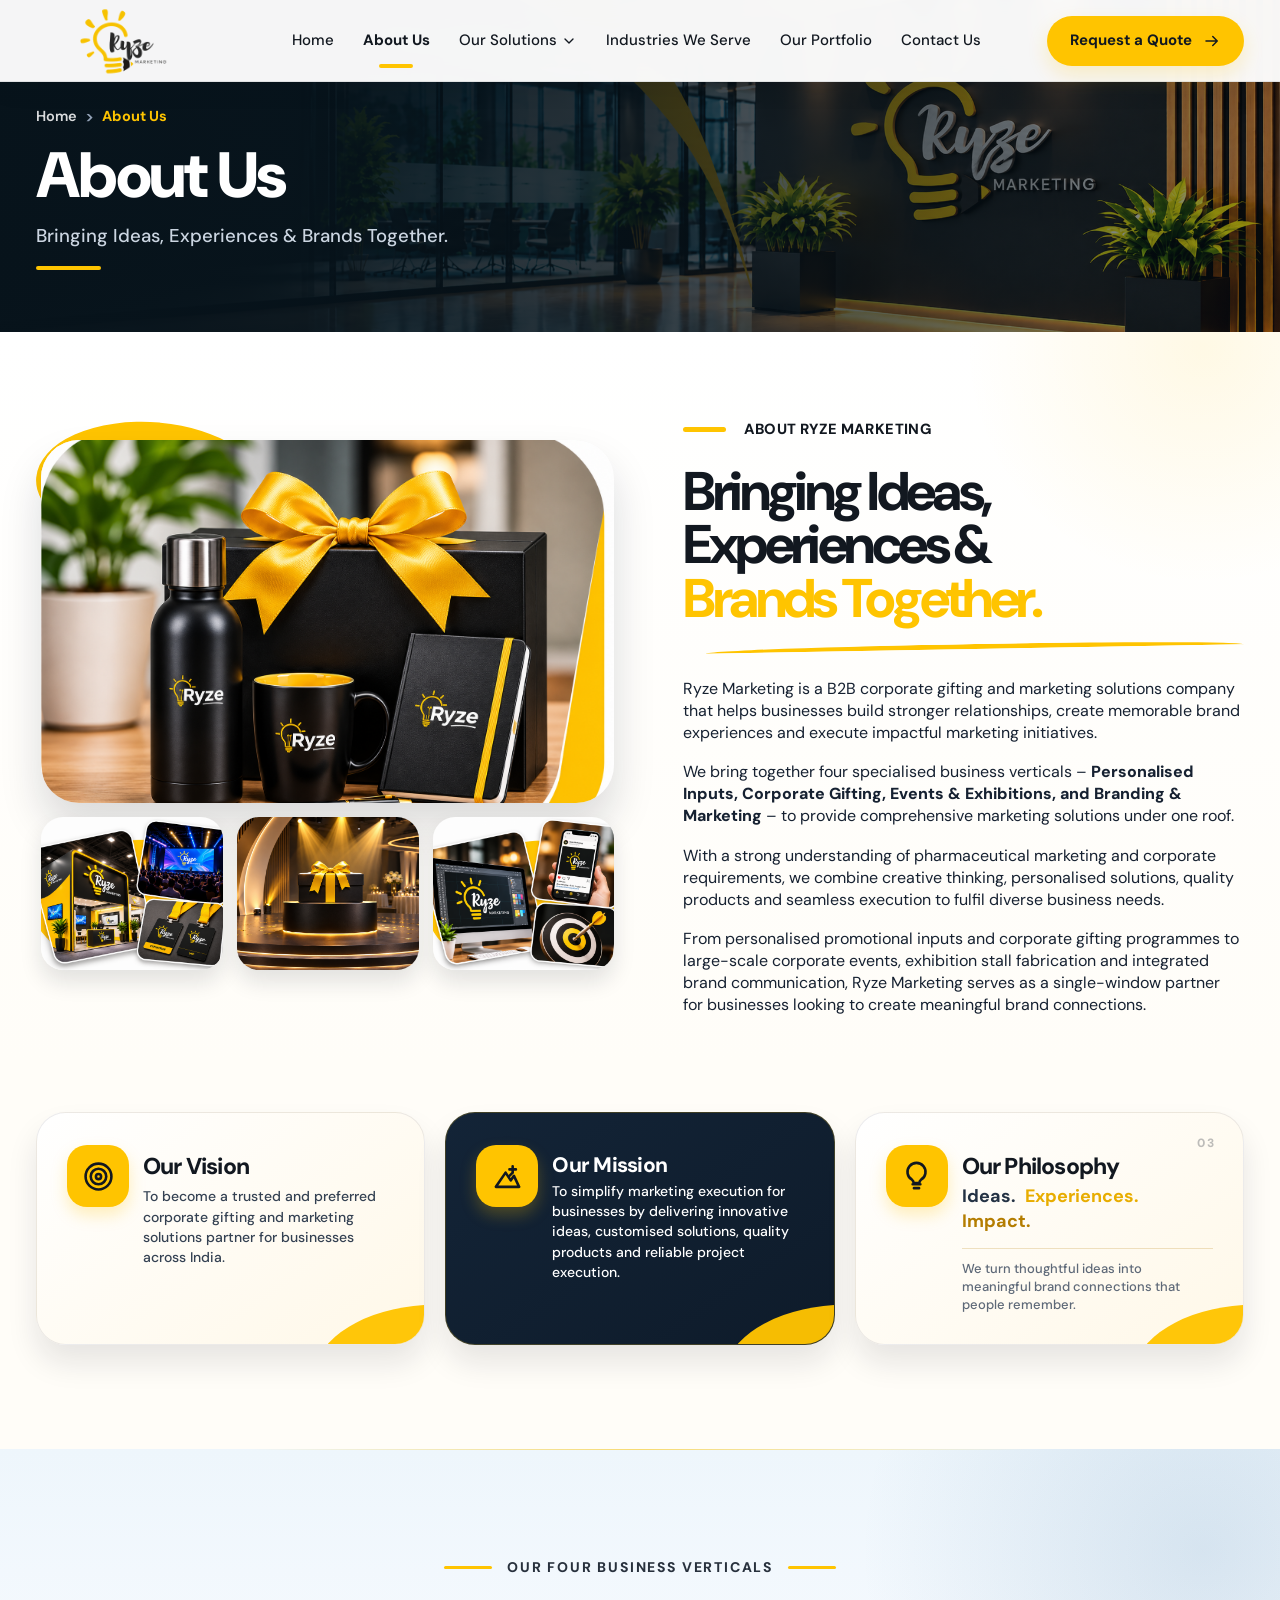
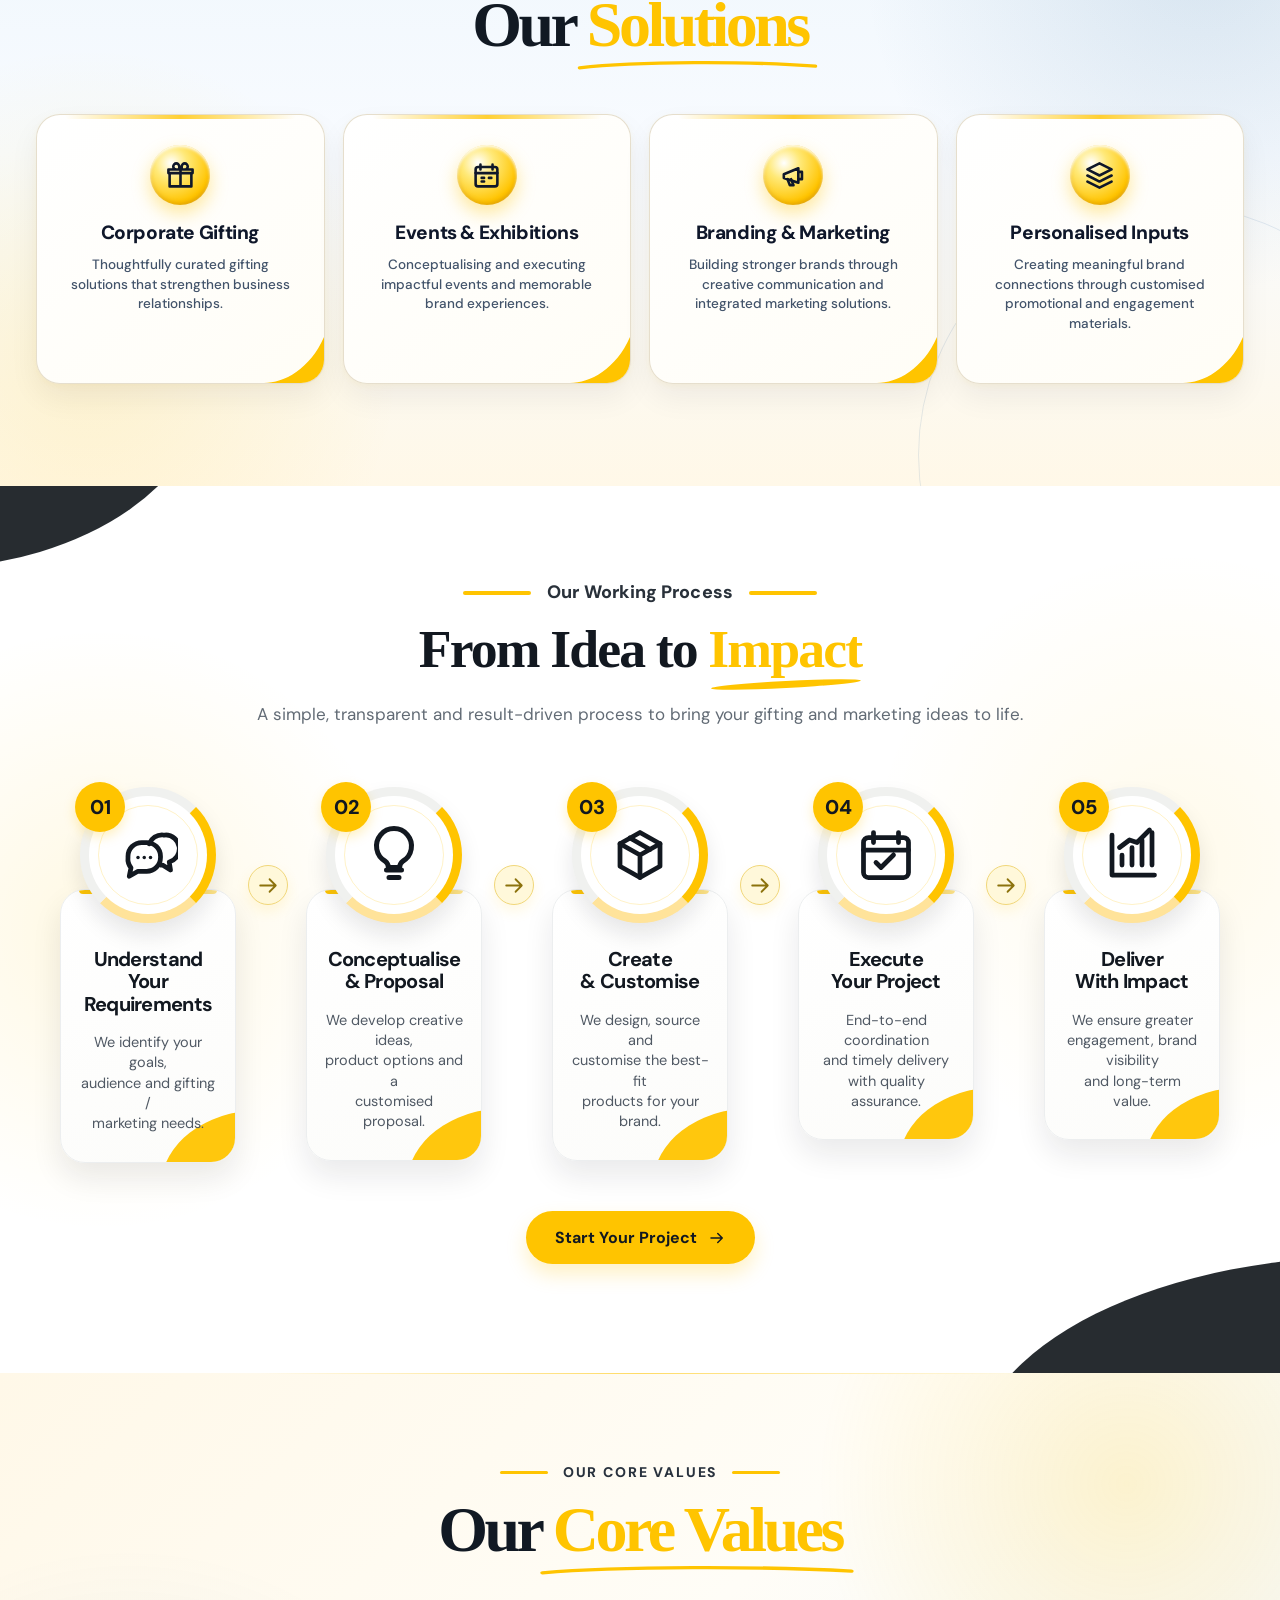
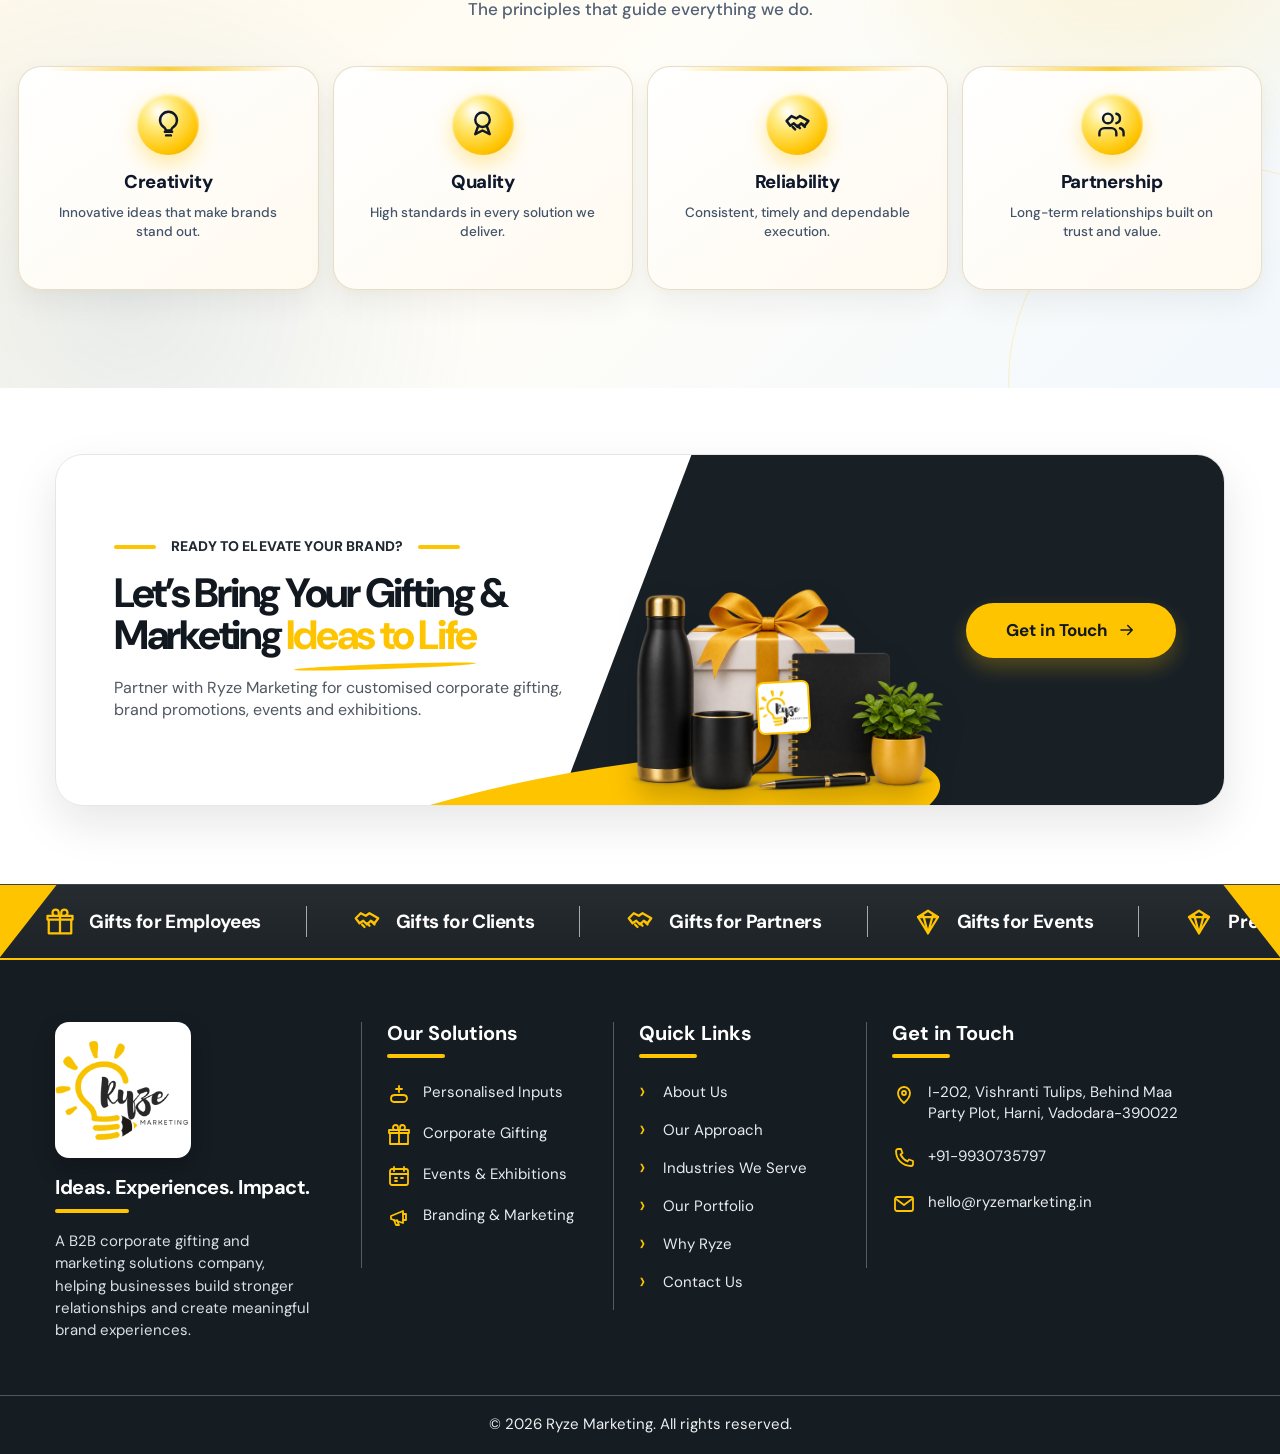
<file: pages/about.html>
<!doctype html>
<html lang="en">
  <head>
    <meta charset="UTF-8" />
    <meta name="viewport" content="width=device-width, initial-scale=1.0" />
    <meta name="description" content="Learn about Ryze Marketing — a B2B corporate gifting and marketing solutions company dedicated to strategic brand partnerships, creative execution and high-impact corporate gifting across India." />
    <title>About Us | Ryze Marketing — The Story, Purpose and People</title>
    <link rel="stylesheet" href="../styles.css?v=20261127-about-polished-v4" />
  </head>
  <body class="about-page">
    <!-- SVG Icon Sprite -->
    <svg class="svg-sprite" aria-hidden="true" focusable="false">
      <symbol id="icon-chevron" viewBox="0 0 24 24"><path d="m6 9 6 6 6-6"/></symbol>
      <symbol id="icon-arrow" viewBox="0 0 24 24"><path d="M4 12h15M13 6l6 6-6 6"/></symbol>
      <symbol id="icon-pin" viewBox="0 0 24 24"><path d="M12 21s6-5.1 6-10a6 6 0 1 0-12 0c0 4.9 6 10 6 10Z"/><circle cx="12" cy="11" r="2"/></symbol>
      <symbol id="icon-phone" viewBox="0 0 24 24"><path d="M6 3h3l1.5 4-2 1.5a15 15 0 0 0 7 7l1.5-2 4 1.5v3c0 1-1 2-2 2C10.5 20 4 13.5 4 5c0-1 1-2 2-2Z"/></symbol>
      <symbol id="icon-mail" viewBox="0 0 24 24"><rect x="3" y="5" width="18" height="14" rx="2"/><path d="m4 7 8 6 8-6"/></symbol>
      <symbol id="icon-linkedin" viewBox="0 0 24 24"><path d="M16 8a6 6 0 0 1 6 6v7h-4v-7a2 2 0 0 0-2-2 2 2 0 0 0-2 2v7h-4v-7a6 6 0 0 1 6-6z" fill="none" stroke="currentColor" stroke-width="2" stroke-linecap="round" stroke-linejoin="round"/><rect x="2" y="9" width="4" height="12" fill="none" stroke="currentColor" stroke-width="2" stroke-linecap="round" stroke-linejoin="round"/><circle cx="4" cy="4" r="2" fill="none" stroke="currentColor" stroke-width="2" stroke-linecap="round" stroke-linejoin="round"/></symbol>
      <symbol id="icon-instagram" viewBox="0 0 24 24"><rect x="2" y="2" width="20" height="20" rx="5" ry="5" fill="none" stroke="currentColor" stroke-width="2" stroke-linecap="round" stroke-linejoin="round"/><circle cx="12" cy="12" r="3.5" fill="none" stroke="currentColor" stroke-width="2" stroke-linecap="round" stroke-linejoin="round"/><circle cx="17.5" cy="6.5" r="1" fill="currentColor" stroke="none"/></symbol>
      <symbol id="icon-youtube" viewBox="0 0 24 24"><path d="M22.54 6.42a2.78 2.78 0 0 0-1.94-2C18.88 4 12 4 12 4s-6.88 0-8.6.46a2.78 2.78 0 0 0-1.94 2A29 29 0 0 0 1 11.75a29 29 0 0 0 .46 5.33A2.78 2.78 0 0 0 3.4 19c1.72.46 8.6.46 8.6.46s6.88 0 8.6-.46a2.78 2.78 0 0 0 1.94-2 29 29 0 0 0 .46-5.25 29 29 0 0 0-.46-5.33z" fill="none" stroke="currentColor" stroke-width="2" stroke-linecap="round" stroke-linejoin="round"/><polygon points="9.75 15.02 15.5 11.75 9.75 8.48 9.75 15.02" fill="currentColor" stroke="currentColor" stroke-width="1"/></symbol>
      <symbol id="icon-gift" viewBox="0 0 24 24"><path d="M3 10h18v11H3zM2 7h20v3H2zM12 7v14M12 7H8.5a2.5 2.5 0 1 1 2.5-2.5V7ZM12 7h3.5A2.5 2.5 0 1 0 13 4.5V7Z"/></symbol>
      <symbol id="icon-handshake" viewBox="0 0 24 24"><path d="m3 9 4-4 4 2 3-2 7 4-3 4-3-2-3 3-3-3-3 2-3-4Z"/><path d="m8 14 2 2M12 13l2 2M16 12l2 2"/></symbol>
      <symbol id="icon-diamond" viewBox="0 0 24 24"><path d="m12 3 8 5-8 13L4 8l8-5Z"/><path d="m4 8h16M8 6l4 15 4-15"/></symbol>
      <symbol id="icon-medical" viewBox="0 0 24 24"><path d="M12 4v6M9 7h6M7 20c-2 0-3-1.5-3-3.5S5.5 13 8 13h8c2.5 0 4 1.5 4 3.5S18 20 16 20H7Z"/></symbol>
      <symbol id="icon-calendar" viewBox="0 0 24 24"><rect x="3" y="5" width="18" height="16" rx="2"/><path d="M7 3v4M17 3v4M3 10h18M8 14h2M14 14h2M8 17h2"/></symbol>
      <symbol id="icon-megaphone" viewBox="0 0 24 24"><path d="m4 11 12-5v12L4 14v-3Z"/><path d="M16 9h3v6h-3M7 15l2 5h3l-2-5"/></symbol>
      <symbol id="icon-layers" viewBox="0 0 24 24"><polygon points="12 2 2 7 12 12 22 7 12 2"/><polyline points="2 17 12 22 22 17"/><polyline points="2 12 12 17 22 12"/></symbol>
      <symbol id="icon-gear" viewBox="0 0 24 24"><circle cx="12" cy="12" r="3"/><path d="M19 12a7 7 0 0 0-.2-1.6l2-1.5-2-3.4-2.3 1a7 7 0 0 0-2.7-1.6L13.5 2h-3l-.3 2.9a7 7 0 0 0-2.7 1.6l-2.3-1-2 3.4 2 1.5A7 7 0 0 0 5 12c0 .6.1 1.1.2 1.6l-2 1.5 2 3.4 2.3-1a7 7 0 0 0 2.7 1.6l.3 2.9h3l.3-2.9a7 7 0 0 0 2.7-1.6l2.3 1 2-3.4-2-1.5c.1-.5.2-1 .2-1.6Z"/></symbol>
      <symbol id="icon-target" viewBox="0 0 24 24" fill="none" stroke="currentColor" stroke-width="2" stroke-linecap="round" stroke-linejoin="round"><circle cx="12" cy="12" r="10"/><circle cx="12" cy="12" r="6"/><circle cx="12" cy="12" r="2"/></symbol>
      <symbol id="icon-mountain" viewBox="0 0 24 24" fill="none" stroke="currentColor" stroke-width="2" stroke-linecap="round" stroke-linejoin="round"><path d="m3 20 7.5-11 4 6 2.5-3.5L21 20H3Z"/><path d="M16 4v5M13.5 6.5H18.5M16 9l-2.5 2.5"/></symbol>
      <symbol id="icon-rocket" viewBox="0 0 24 24" fill="none" stroke="currentColor" stroke-width="2" stroke-linecap="round" stroke-linejoin="round"><path d="M4.5 16.5c-1.5 1.26-2 5-2 5s3.74-.5 5-2c.71-.84.7-2.13-.09-2.91a2.18 2.18 0 0 0-2.91-.09z"/><path d="m12 15-3-3a22 22 0 0 1 2-3.95A12.88 12.88 0 0 1 22 2c0 2.72-.78 7.5-6 11a22.35 22.35 0 0 1-4 2z"/><path d="M9 12H4s.55-3.03 2-4c1.62-1.08 5 0 5 0"/><path d="M12 15v5s3.03-.55 4-2c1.08-1.62 0-5 0-5"/></symbol>
      <symbol id="icon-bulb" viewBox="0 0 24 24" fill="none" stroke="currentColor" stroke-width="2" stroke-linecap="round" stroke-linejoin="round"><path d="M9 18h6M10 21h4M8.5 14.5a7 7 0 1 1 7 0c-.8.6-1.2 1.4-1.3 2.5H9.8c-.1-1.1-.5-1.9-1.3-2.5Z"/></symbol>
      <symbol id="icon-chat" viewBox="0 0 24 24"><path d="M4 12.5a5.5 5.5 0 0 1 5.5-5.5h2A5.5 5.5 0 0 1 17 12.5v.5a5.5 5.5 0 0 1-5.5 5.5H8l-3.5 2 .7-3.4A5.5 5.5 0 0 1 4 13v-.5Z"/><path d="M12.5 7.5A5.5 5.5 0 0 1 18 4h1a5.5 5.5 0 0 1 1.5 10.8L21 18l-3.2-2H17"/><circle cx="8" cy="13" r=".7" fill="currentColor" stroke="none"/><circle cx="10.5" cy="13" r=".7" fill="currentColor" stroke="none"/><circle cx="13" cy="13" r=".7" fill="currentColor" stroke="none"/></symbol>
      <symbol id="icon-box" viewBox="0 0 24 24"><path d="m12 3 8 4.5v9L12 21l-8-4.5v-9L12 3Z"/><path d="m4 7.5 8 4.5 8-4.5M12 12v9M8 5.2l8 4.6"/></symbol>
      <symbol id="icon-calendar-check" viewBox="0 0 24 24"><rect x="3" y="5" width="18" height="16" rx="2"/><path d="M7 3v4M17 3v4M3 10h18M8 15l2 2 5-5"/></symbol>
      <symbol id="icon-chart" viewBox="0 0 24 24"><path d="M4 20V4M4 20h17M8 16v-4M12 16V9M16 16V6M20 16V3"/><path d="m7 9 4-3 3 1 5-5"/></symbol>
      <symbol id="icon-quality" viewBox="0 0 24 24" fill="none" stroke="currentColor" stroke-width="2" stroke-linecap="round" stroke-linejoin="round"><circle cx="12" cy="8" r="6"/><path d="m15.4 12.8 2.6 7.2-6-3-6 3 2.6-7.2"/></symbol>
      <symbol id="icon-users" viewBox="0 0 24 24" fill="none" stroke="currentColor" stroke-width="2" stroke-linecap="round" stroke-linejoin="round"><path d="M16 21v-2a4 4 0 0 0-4-4H6a4 4 0 0 0-4 4v2"/><circle cx="9" cy="7" r="4"/><path d="M22 21v-2a4 4 0 0 0-3-3.87"/><path d="M16 3.13a4 4 0 0 1 0 7.75"/></symbol>
    </svg>

    <!-- Header (matching index.html structure) -->
    <header class="site-header" data-header>
      <div class="container nav-wrap">
        <a class="brand" href="../index.html" aria-label="Ryze Marketing home">
          <img class="logo-image" src="../assets/logo.png" alt="Ryze Marketing" />
        </a>

        <button class="menu-toggle" type="button" aria-expanded="false" aria-controls="main-nav" aria-label="Toggle navigation">
          <span></span><span></span><span></span>
        </button>

        <nav class="main-nav" id="main-nav" aria-label="Main navigation">
          <div class="nav-links">
            <a href="../index.html">Home</a>
            <a class="active" href="./about.html">About Us</a>
            <div class="nav-dropdown-wrap">
              <button class="nav-dropdown-trigger" type="button" aria-haspopup="true" aria-expanded="false">
                Our Solutions <svg class="nav-chevron"><use href="#icon-chevron" /></svg>
              </button>
              <div class="nav-dropdown" role="menu">
                <a href="./deatilspage/Personalised%20Inputs.html" role="menuitem">Personalised Inputs</a>
                <a href="./deatilspage/Corporate%20Gifting.html" role="menuitem">Corporate Gifting</a>
                <a href="./deatilspage/Events%20%26%20Exhibitions.html" role="menuitem">Events &amp; Exhibitions</a>
                <a href="./deatilspage/Branding%20%26%20Marketing.html" role="menuitem">Branding &amp; Marketing</a>
              </div>
            </div>
            <a href="./industries.html">Industries We Serve</a>
            <a href="./portfolio.html">Our Portfolio</a>
            <a href="./contact.html">Contact Us</a>
          </div>
          <a class="nav-cta" href="./contact.html#contact-form-section">Request a Quote <svg class="button-icon"><use href="#icon-arrow" /></svg></a>
        </nav>
      </div>
    </header>

    <main id="top">
      <!-- 1. About page banner -->
      <section class="about-hero-section" aria-label="About Us Banner">
        <div class="about-hero-container">
          <div class="container">
            <div class="about-hero-content">
              <nav class="about-hero-breadcrumb" aria-label="Breadcrumb">
                <a href="../index.html">Home</a>
                <span class="breadcrumb-separator" aria-hidden="true">&gt;</span>
                <span class="breadcrumb-current">About Us</span>
              </nav>
              <h1 class="about-hero-title">About <span>Us</span></h1>
              <p class="about-hero-subtitle">Bringing Ideas, Experiences &amp; Brands Together.</p>
              <div class="about-hero-line" aria-hidden="true"></div>
            </div>
          </div>
        </div>
      </section>

      <!-- 2. About Us reference composition -->
      <section class="about-editorial-section" aria-labelledby="about-editorial-title">
        <div class="about-editorial-layout">
          <div class="about-editorial-visual">
            <div class="about-editorial-image-frame">
              <img src="../assets/about-who-we-are-hd.png" alt="Ryze Marketing corporate gifting collection" loading="eager" fetchpriority="high" />
            </div>
            <div class="about-editorial-thumbnails" aria-label="Ryze Marketing work examples">
              <img src="../assets/Events%20%26%20Exhibitions/events-exhibitions.png" alt="Ryze Marketing exhibition stall work" loading="lazy" />
              <img src="../assets/Events%20%26%20Exhibitions/events-launch-experiences.png" alt="Ryze Marketing event experience work" loading="lazy" />
              <img src="../assets/Branding%20%26%20Marketing/branding-marketing.png" alt="Ryze Marketing branding work" loading="lazy" />
            </div>
          </div>

          <div class="about-editorial-copy">
            <div class="about-editorial-kicker"><span aria-hidden="true"></span> ABOUT RYZE MARKETING</div>
            <h1 id="about-editorial-title">Bringing Ideas,<br />Experiences &amp;<br /><span>Brands Together.</span></h1>
            <div class="about-editorial-rule" aria-hidden="true"></div>
            <div class="about-editorial-body">
              <p>Ryze Marketing is a B2B corporate gifting and marketing solutions company that helps businesses build stronger relationships, create memorable brand experiences and execute impactful marketing initiatives.</p>
              <p>We bring together four specialised business verticals &ndash; <strong>Personalised Inputs, Corporate Gifting, Events &amp; Exhibitions, and Branding &amp; Marketing</strong> &ndash; to provide comprehensive marketing solutions under one roof.</p>
              <p>With a strong understanding of pharmaceutical marketing and corporate requirements, we combine creative thinking, personalised solutions, quality products and seamless execution to fulfil diverse business needs.</p>
              <p>From personalised promotional inputs and corporate gifting programmes to large-scale corporate events, exhibition stall fabrication and integrated brand communication, Ryze Marketing serves as a single-window partner for businesses looking to create meaningful brand connections.</p>
            </div>
          </div>
        </div>
      </section>

      <!-- 3. Vision, Mission & Philosophy -->
      <section class="about-vm-section" aria-labelledby="about-purpose-title">
        <div class="about-vm-grid" id="about-purpose-title">
          <article class="vm-card vm-card-vision">
            <div class="vm-card-body">
              <div class="vm-badge-row">
                <div class="vm-badge"><svg class="vm-badge-icon" aria-hidden="true"><use href="#icon-target" /></svg></div>
              </div>
              <div class="vm-card-copy">
                <h2 class="vm-card-title">Our Vision</h2>
                <p class="vm-card-desc">To become a trusted and preferred corporate gifting and marketing solutions partner for businesses across India.</p>
              </div>
            </div>
          </article>
          <article class="vm-card vm-card-mission">
            <div class="vm-card-body">
              <div class="vm-badge-row">
                <div class="vm-badge"><svg class="vm-badge-icon" aria-hidden="true"><use href="#icon-mountain" /></svg></div>
              </div>
              <div class="vm-card-copy">
                <h2 class="vm-card-title">Our Mission</h2>
                <p class="vm-card-desc">To simplify marketing execution for businesses by delivering innovative ideas, customised solutions, quality products and reliable project execution.</p>
              </div>
            </div>
          </article>
          <article class="vm-card vm-card-philosophy">
            <div class="vm-card-body">
              <div class="vm-badge-row">
                <div class="vm-badge"><svg class="vm-badge-icon" aria-hidden="true"><use href="#icon-bulb" /></svg></div>
              </div>
              <div class="vm-card-copy">
                <h2 class="vm-card-title">Our Philosophy</h2>
                <p class="vm-card-desc"><span>Ideas.</span><span>Experiences.</span><span>Impact.</span></p>
                <p class="vm-card-support">We turn thoughtful ideas into meaningful brand connections that people remember.</p>
              </div>
            </div>
          </article>
        </div>
      </section>

      <!-- 4. "Our Expertise" Section (4 Signature Ryze Cards) -->
      <section class="about-expertise-section" aria-labelledby="expertise-heading">
        <div class="container">
          <div class="expertise-header-center">
            <div class="editorial-about-heading">
              <p class="editorial-about-kicker"><span aria-hidden="true"></span>OUR FOUR BUSINESS VERTICALS<span aria-hidden="true"></span></p>
              <h2 id="expertise-heading">Our <span>Solutions<svg viewBox="0 0 280 18" preserveAspectRatio="none" aria-hidden="true"><path d="M4 13C70 5 200 5 276 11" /></svg></span></h2>
            </div>
          </div>

          <div class="about-expertise-grid">
            <!-- Card 1: Corporate Gifting -->
            <article class="about-exp-card">
              <div class="exp-icon-badge">
                <svg class="exp-icon" aria-hidden="true"><use href="#icon-gift" /></svg>
              </div>
              <h3 class="exp-card-title">Corporate Gifting</h3>
              <p class="exp-card-desc">Thoughtfully curated gifting solutions that strengthen business relationships.</p>
              <div class="exp-card-corner-accent" aria-hidden="true">
                <svg viewBox="0 0 60 60" fill="none" preserveAspectRatio="none">
                  <path d="M0,60 C20,60 46,46 60,14 L60,60 Z" fill="#ffc400" />
                </svg>
              </div>
            </article>

            <!-- Card 2: Events & Exhibitions -->
            <article class="about-exp-card">
              <div class="exp-icon-badge">
                <svg class="exp-icon" aria-hidden="true"><use href="#icon-calendar" /></svg>
              </div>
              <h3 class="exp-card-title">Events &amp; Exhibitions</h3>
              <p class="exp-card-desc">Conceptualising and executing impactful events and memorable brand experiences.</p>
              <div class="exp-card-corner-accent" aria-hidden="true">
                <svg viewBox="0 0 60 60" fill="none" preserveAspectRatio="none">
                  <path d="M0,60 C20,60 46,46 60,14 L60,60 Z" fill="#ffc400" />
                </svg>
              </div>
            </article>

            <!-- Card 3: Branding & Marketing -->
            <article class="about-exp-card">
              <div class="exp-icon-badge">
                <svg class="exp-icon" aria-hidden="true"><use href="#icon-megaphone" /></svg>
              </div>
              <h3 class="exp-card-title">Branding &amp; Marketing</h3>
              <p class="exp-card-desc">Building stronger brands through creative communication and integrated marketing solutions.</p>
              <div class="exp-card-corner-accent" aria-hidden="true">
                <svg viewBox="0 0 60 60" fill="none" preserveAspectRatio="none">
                  <path d="M0,60 C20,60 46,46 60,14 L60,60 Z" fill="#ffc400" />
                </svg>
              </div>
            </article>

            <!-- Card 4: Personalised Inputs -->
            <article class="about-exp-card">
              <div class="exp-icon-badge">
                <svg class="exp-icon" aria-hidden="true"><use href="#icon-layers" /></svg>
              </div>
              <h3 class="exp-card-title">Personalised Inputs</h3>
              <p class="exp-card-desc">Creating meaningful brand connections through customised promotional and engagement materials.</p>
              <div class="exp-card-corner-accent" aria-hidden="true">
                <svg viewBox="0 0 60 60" fill="none" preserveAspectRatio="none">
                  <path d="M0,60 C20,60 46,46 60,14 L60,60 Z" fill="#ffc400" />
                </svg>
              </div>
            </article>
          </div>
        </div>
      </section>

      <section class="process-section" id="approach">
        <div class="process-corner process-corner-top" aria-hidden="true"></div>
        <div class="process-corner process-corner-bottom" aria-hidden="true"></div>
        <div class="process-container">
          <p class="process-kicker"><span></span>Our Working Process<span></span></p>
          <h2 class="process-title">From Idea to <em>Impact</em></h2>
          <p class="process-subtitle">A simple, transparent and result-driven process to bring your gifting and marketing
            ideas to life.</p>
          <div class="process-flow">
            <article class="process-card-wrap">
              <div class="process-orb"><span class="process-number">01</span><svg class="ui-icon">
                  <use href="#icon-chat" />
                </svg></div>
              <div class="process-card">
                <h3>Understand<br />Your Requirements</h3>
                <p>We identify your goals,<br />audience and gifting /<br />marketing needs.</p>
              </div>
            </article>
            <div class="process-arrow" aria-hidden="true"><svg class="button-icon">
                <use href="#icon-arrow" />
              </svg></div>
            <article class="process-card-wrap">
              <div class="process-orb"><span class="process-number">02</span><svg class="ui-icon">
                  <use href="#icon-bulb" />
                </svg></div>
              <div class="process-card">
                <h3>Conceptualise<br />&amp; Proposal</h3>
                <p>We develop creative ideas,<br />product options and a<br />customised proposal.</p>
              </div>
            </article>
            <div class="process-arrow" aria-hidden="true"><svg class="button-icon">
                <use href="#icon-arrow" />
              </svg></div>
            <article class="process-card-wrap">
              <div class="process-orb"><span class="process-number">03</span><svg class="ui-icon">
                  <use href="#icon-box" />
                </svg></div>
              <div class="process-card">
                <h3>Create<br />&amp; Customise</h3>
                <p>We design, source and<br />customise the best-fit<br />products for your brand.</p>
              </div>
            </article>
            <div class="process-arrow" aria-hidden="true"><svg class="button-icon">
                <use href="#icon-arrow" />
              </svg></div>
            <article class="process-card-wrap">
              <div class="process-orb"><span class="process-number">04</span><svg class="ui-icon">
                  <use href="#icon-calendar-check" />
                </svg></div>
              <div class="process-card">
                <h3>Execute<br />Your Project</h3>
                <p>End-to-end coordination<br />and timely delivery<br />with quality assurance.</p>
              </div>
            </article>
            <div class="process-arrow" aria-hidden="true"><svg class="button-icon">
                <use href="#icon-arrow" />
              </svg></div>
            <article class="process-card-wrap">
              <div class="process-orb"><span class="process-number">05</span><svg class="ui-icon">
                  <use href="#icon-chart" />
                </svg></div>
              <div class="process-card">
                <h3>Deliver<br />With Impact</h3>
                <p>We ensure greater<br />engagement, brand visibility<br />and long-term value.</p>
              </div>
            </article>
          </div>
          <a class="process-cta button" href="#contact">Start Your Project <svg class="button-icon">
              <use href="#icon-arrow" />
            </svg></a>
        </div>
      </section>

      <!-- 5. "Our Core Values" Section (4 Strategic Pillars) -->
      <section class="about-values-section" aria-labelledby="values-heading">
        <div class="container about-values-layout">
          <!-- Left Intro Column -->
          <div class="about-values-intro">
            <div class="editorial-about-heading">
              <p class="editorial-about-kicker"><span aria-hidden="true"></span>OUR CORE VALUES<span aria-hidden="true"></span></p>
              <h2 id="values-heading" class="values-title-main">Our <span>Core Values<svg viewBox="0 0 280 18" preserveAspectRatio="none" aria-hidden="true"><path d="M4 13C70 5 200 5 276 11" /></svg></span></h2>
            </div>
            <p class="values-subtitle">The principles that guide everything we do.</p>
          </div>

          <!-- Right 4 Pillars Grid -->
          <div class="about-values-grid">
            <!-- Pillar 1: Creativity -->
            <div class="value-pillar">
              <div class="value-badge">
                <svg class="value-icon" aria-hidden="true"><use href="#icon-bulb" /></svg>
              </div>
              <h3 class="value-name">Creativity</h3>
              <p class="value-text">Innovative ideas that make brands stand out.</p>
            </div>

            <!-- Pillar 2: Quality -->
            <div class="value-pillar">
              <div class="value-badge">
                <svg class="value-icon" aria-hidden="true"><use href="#icon-quality" /></svg>
              </div>
              <h3 class="value-name">Quality</h3>
              <p class="value-text">High standards in every solution we deliver.</p>
            </div>

            <!-- Pillar 3: Reliability -->
            <div class="value-pillar">
              <div class="value-badge">
                <svg class="value-icon" aria-hidden="true"><use href="#icon-handshake" /></svg>
              </div>
              <h3 class="value-name">Reliability</h3>
              <p class="value-text">Consistent, timely and dependable execution.</p>
            </div>

            <!-- Pillar 4: Partnership -->
            <div class="value-pillar">
              <div class="value-badge">
                <svg class="value-icon" aria-hidden="true"><use href="#icon-users" /></svg>
              </div>
              <h3 class="value-name">Partnership</h3>
              <p class="value-text">Long-term relationships built on trust and value.</p>
            </div>
          </div>
        </div>
      </section>

      <!-- 6. Home Page CTA Section (as requested by user) -->
      <section class="cta-reference" id="cta-section">
        <div class="cta-reference-corner cta-reference-corner-left" aria-hidden="true"></div>
        <div class="cta-reference-corner cta-reference-corner-right" aria-hidden="true"></div>
        <div class="cta-reference-inner">
          <div class="cta-reference-copy">
            <p class="cta-reference-kicker"><span></span>READY TO ELEVATE YOUR BRAND?<span></span></p>
            <h2>Let’s Bring Your Gifting &amp;<br class="cta-title-desktop-break" />Marketing <em>Ideas to Life</em></h2>
            <p class="cta-reference-lead">Partner with Ryze Marketing for customised corporate gifting,<br class="cta-desktop-only" /> brand promotions, events and exhibitions.</p>
          </div>
          <div class="cta-reference-products">
            <img src="../assets/cta-products.png" alt="Curated corporate gifting products" loading="lazy" />
            <img class="cta-reference-logo" src="../assets/logo.png" alt="Ryze Marketing logo" loading="lazy" />
          </div>
          <div class="cta-reference-action">
            <a class="button" href="./contact.html#contact-form-section">Get in Touch <svg class="button-icon" aria-hidden="true"><use href="#icon-arrow" /></svg></a>
          </div>
        </div>
      </section>
    </main>

    <!-- Marquee Strip (matching the home page) -->
    <section class="marquee-strip footer-marquee" aria-label="Corporate gifting solutions">
      <div class="marquee-track">
        <div class="marquee-group">
          <div class="marquee-item"><svg class="marquee-icon"><use href="#icon-gift" /></svg><span>Gifts for Employees</span></div><i></i>
          <div class="marquee-item"><svg class="marquee-icon"><use href="#icon-handshake" /></svg><span>Gifts for Clients</span></div><i></i>
          <div class="marquee-item"><svg class="marquee-icon"><use href="#icon-handshake" /></svg><span>Gifts for Partners</span></div><i></i>
          <div class="marquee-item"><svg class="marquee-icon"><use href="#icon-diamond" /></svg><span>Gifts for Events</span></div><i></i>
          <div class="marquee-item"><svg class="marquee-icon"><use href="#icon-diamond" /></svg><span>Premium Corporate Gifts</span></div><i></i>
        </div>
        <div class="marquee-group" aria-hidden="true">
          <div class="marquee-item"><svg class="marquee-icon"><use href="#icon-gift" /></svg><span>Gifts for Employees</span></div><i></i>
          <div class="marquee-item"><svg class="marquee-icon"><use href="#icon-handshake" /></svg><span>Gifts for Clients</span></div><i></i>
          <div class="marquee-item"><svg class="marquee-icon"><use href="#icon-handshake" /></svg><span>Gifts for Partners</span></div><i></i>
          <div class="marquee-item"><svg class="marquee-icon"><use href="#icon-diamond" /></svg><span>Gifts for Events</span></div><i></i>
          <div class="marquee-item"><svg class="marquee-icon"><use href="#icon-diamond" /></svg><span>Premium Corporate Gifts</span></div><i></i>
        </div>
      </div>
    </section>

    <!-- Site Footer (Exact match with Home & Contact page) -->
    <footer class="site-footer reference-footer" id="footer">
      <div class="container footer-grid">
        <div class="footer-about">
          <a class="footer-logo" href="../index.html"><img src="../assets/logo.png" alt="Ryze Marketing" /></a>
          <h3>Ideas. Experiences. Impact.</h3>
          <p>A B2B corporate gifting and marketing solutions company, helping businesses build stronger relationships and
            create meaningful brand experiences.</p>
        </div>
        <div class="footer-column">
          <h3>Our Solutions</h3><a href="./deatilspage/Personalised%20Inputs.html"><svg class="footer-icon">
              <use href="#icon-medical" />
            </svg><span>Personalised Inputs</span></a><a href="../index.html#solutions"><svg class="footer-icon">
              <use href="#icon-gift" />
            </svg><span>Corporate Gifting</span></a><a href="../index.html#solutions"><svg class="footer-icon">
              <use href="#icon-calendar" />
            </svg><span>Events &amp; Exhibitions</span></a><a href="../index.html#solutions"><svg class="footer-icon">
              <use href="#icon-megaphone" />
            </svg><span>Branding &amp; Marketing</span></a>
        </div>
        <div class="footer-column">
          <h3>Quick Links</h3>
          <a href="./about.html"><span class="footer-arrow">›</span><span>About Us</span></a>
          <a href="../index.html#approach"><span class="footer-arrow">›</span><span>Our Approach</span></a>
          <a href="./industries.html"><span class="footer-arrow">›</span><span>Industries We Serve</span></a>
          <a href="./portfolio.html"><span class="footer-arrow">›</span><span>Our Portfolio</span></a>
          <a href="../index.html#why-choose"><span class="footer-arrow">›</span><span>Why Ryze</span></a>
          <a href="./contact.html"><span class="footer-arrow">›</span><span>Contact Us</span></a>
        </div>
        <div class="footer-column footer-contact">
          <h3>Get in Touch</h3><a href="./contact.html"><svg class="footer-icon">
              <use href="#icon-pin" />
            </svg><span>I-202, Vishranti Tulips, Behind Maa Party Plot, Harni, Vadodara-390022</span></a><a
            href="tel:+919930735797"><svg class="footer-icon">
              <use href="#icon-phone" />
            </svg><span>+91-9930735797</span></a><a href="mailto:hello@ryzemarketing.in"><svg class="footer-icon">
              <use href="#icon-mail" />
            </svg><span>hello@ryzemarketing.in</span></a>
        </div>
      </div>
      <div class="footer-bottom">
        <div class="container"><span class="copyright-link">© 2026 Ryze Marketing. All rights reserved.</span></div>
      </div>
    </footer>

    <!-- Enquiry Popup Modal (Exact Design Match) -->
    <div class="enquiry-modal-backdrop" id="enquiryModal" aria-hidden="true" role="dialog" aria-modal="true" aria-labelledby="enquiryModalTitle">
      <div class="enquiry-modal-card">
        <button type="button" class="enquiry-modal-close" id="closeEnquiryModal" aria-label="Close enquiry popup">
          <svg viewBox="0 0 24 24" fill="none" stroke="currentColor" stroke-width="2.5" stroke-linecap="round" stroke-linejoin="round">
            <line x1="18" y1="6" x2="6" y2="18"></line>
            <line x1="6" y1="6" x2="18" y2="18"></line>
          </svg>
        </button>

        <!-- Left Column: Branding, Copy & Gifts Visual -->
        <div class="enquiry-modal-left">
          <div class="modal-curve-accent" aria-hidden="true">
            <svg viewBox="0 0 160 180" fill="none" preserveAspectRatio="none">
              <path d="M160 0H50C105 25 155 85 160 180V0Z" fill="#ffc400" />
            </svg>
          </div>

          <div class="enquiry-modal-intro">
            <div class="enquiry-modal-brand">
              <img src="../assets/logo.png" alt="Ryze Marketing" class="modal-logo" />
            </div>
            <div class="modal-kicker-bar" aria-hidden="true"></div>
            <h2 class="enquiry-modal-heading" id="enquiryModalTitle">Enquire <span>Now</span></h2>
            <p class="enquiry-modal-subtext">Tell us your requirement and our team will get in touch with the best solution.</p>
          </div>

          <div class="enquiry-modal-visual" aria-hidden="true">
            <img src="../assets/enquiry-modal-gifts.jpg" alt="Ryze Corporate Gifting Products" />
          </div>
        </div>

        <!-- Right Column: Enquiry Form -->
        <div class="enquiry-modal-right">
          <h3 class="enquiry-form-title">Enquiry Form</h3>
          <div class="enquiry-form-bar" aria-hidden="true"></div>

          <form class="enquiry-form" id="enquiryPopupForm" novalidate>
            <div class="popup-field-row">
              <div class="popup-field-group">
                <div class="popup-input-box">
                  <span class="popup-icon" aria-hidden="true">
                    <svg viewBox="0 0 24 24" fill="none" stroke="currentColor" stroke-width="2">
                      <path d="M20 21v-2a4 4 0 0 0-4-4H8a4 4 0 0 0-4 4v2" />
                      <circle cx="12" cy="7" r="4" />
                    </svg>
                  </span>
                  <input type="text" id="popupName" name="name" placeholder="Your Name *" required />
                </div>
              </div>

              <div class="popup-field-group">
                <div class="popup-input-box">
                  <span class="popup-icon" aria-hidden="true">
                    <svg viewBox="0 0 24 24" fill="none" stroke="currentColor" stroke-width="2">
                      <path d="M3 21h18M5 21V5a2 2 0 0 1 2-2h10a2 2 0 0 1 2 2v16M9 9h1M9 13h1M9 17h1M14 9h1M14 13h1M14 17h1" />
                    </svg>
                  </span>
                  <input type="text" id="popupCompany" name="company" placeholder="Your Company (Optional)" />
                </div>
              </div>
            </div>

            <div class="popup-field-row">
              <div class="popup-field-group">
                <div class="popup-input-box">
                  <span class="popup-icon" aria-hidden="true">
                    <svg viewBox="0 0 24 24" fill="none" stroke="currentColor" stroke-width="2">
                      <rect x="3" y="5" width="18" height="14" rx="2" />
                      <path d="m3 7 9 6 9-6" />
                    </svg>
                  </span>
                  <input type="email" id="popupEmail" name="email" placeholder="Email Address *" required />
                </div>
              </div>

              <div class="popup-field-group">
                <div class="popup-input-box">
                  <span class="popup-icon" aria-hidden="true">
                    <svg viewBox="0 0 24 24" fill="none" stroke="currentColor" stroke-width="2">
                      <path d="M22 16.92v3a2 2 0 0 1-2.18 2 19.79 19.79 0 0 1-8.63-3.07 19.5 19.5 0 0 1-6-6 19.79 19.79 0 0 1-3.07-8.67A2 2 0 0 1 4.11 2h3a2 2 0 0 1 2 1.72 12.84 12.84 0 0 0 .7 2.81 2 2 0 0 1-.45 2.11L8.09 9.91a16 16 0 0 0 6 6l1.27-1.27a2 2 0 0 1 2.11-.45 12.84 12.84 0 0 0 2.81.7A2 2 0 0 1 22 16.92z" />
                    </svg>
                  </span>
                  <input type="tel" id="popupPhone" name="phone" placeholder="Phone Number *" required />
                </div>
              </div>
            </div>

            <div class="popup-field-row full">
              <div class="popup-field-group">
                <div class="popup-input-box popup-select-wrap">
                  <span class="popup-icon" aria-hidden="true">
                    <svg viewBox="0 0 24 24" fill="none" stroke="currentColor" stroke-width="2">
                      <polygon points="12 2 2 7 12 12 22 7 12 2" />
                      <polyline points="2 17 12 22 22 17" />
                      <polyline points="2 12 12 17 22 12" />
                    </svg>
                  </span>
                  <select id="popupRequirement" name="requirement" required>
                    <option value="" disabled selected>Requirement / Interested In *</option>
                    <option value="corporate-gifting">Corporate Gifting</option>
                    <option value="personalised-inputs">Personalised Inputs</option>
                    <option value="events-exhibitions">Events &amp; Exhibitions</option>
                    <option value="branding-marketing">Branding &amp; Marketing</option>
                  </select>
                  <span class="popup-select-chevron" aria-hidden="true">
                    <svg viewBox="0 0 24 24" fill="none" stroke="currentColor" stroke-width="2">
                      <polyline points="6 9 12 15 18 9" />
                    </svg>
                  </span>
                </div>
              </div>
            </div>

            <div class="popup-field-row full">
              <div class="popup-field-group">
                <div class="popup-input-box popup-select-wrap">
                  <span class="popup-icon" aria-hidden="true">
                    <svg viewBox="0 0 24 24" fill="none" stroke="currentColor" stroke-width="2">
                      <path d="M4 7h16M4 12h16M4 17h16" />
                      <circle cx="8" cy="7" r="2" fill="currentColor" stroke="none" />
                      <circle cx="16" cy="12" r="2" fill="currentColor" stroke="none" />
                      <circle cx="10" cy="17" r="2" fill="currentColor" stroke="none" />
                    </svg>
                  </span>
                  <select id="popupService" name="service" required disabled>
                    <option value="" selected>What would you like us to create? *</option>
                  </select>
                  <span class="popup-select-chevron" aria-hidden="true">
                    <svg viewBox="0 0 24 24" fill="none" stroke="currentColor" stroke-width="2">
                      <polyline points="6 9 12 15 18 9" />
                    </svg>
                  </span>
                </div>
              </div>
            </div>

            <div class="popup-field-row full">
              <div class="popup-field-group">
                <div class="popup-input-box popup-textarea-wrap">
                  <span class="popup-icon" aria-hidden="true">
                    <svg viewBox="0 0 24 24" fill="none" stroke="currentColor" stroke-width="2">
                      <path d="M21 15a2 2 0 0 1-2 2H7l-4 4V5a2 2 0 0 1 2-2h14a2 2 0 0 1 2 2z" />
                    </svg>
                  </span>
                  <textarea id="popupMessage" name="message" rows="3" placeholder="Your Message"></textarea>
                </div>
              </div>
            </div>

            <div class="popup-actions">
              <button type="submit" class="popup-submit-btn" id="popupSubmitBtn">
                <span>Submit Enquiry</span>
                <svg class="button-icon" aria-hidden="true"><use href="#icon-arrow" /></svg>
              </button>
            </div>

            <div class="popup-feedback" id="popupFeedback" aria-live="polite"></div>
          </form>
        </div>
      </div>
    </div>

    <script src="../script.js"></script>
  </body>
</html>
</file>
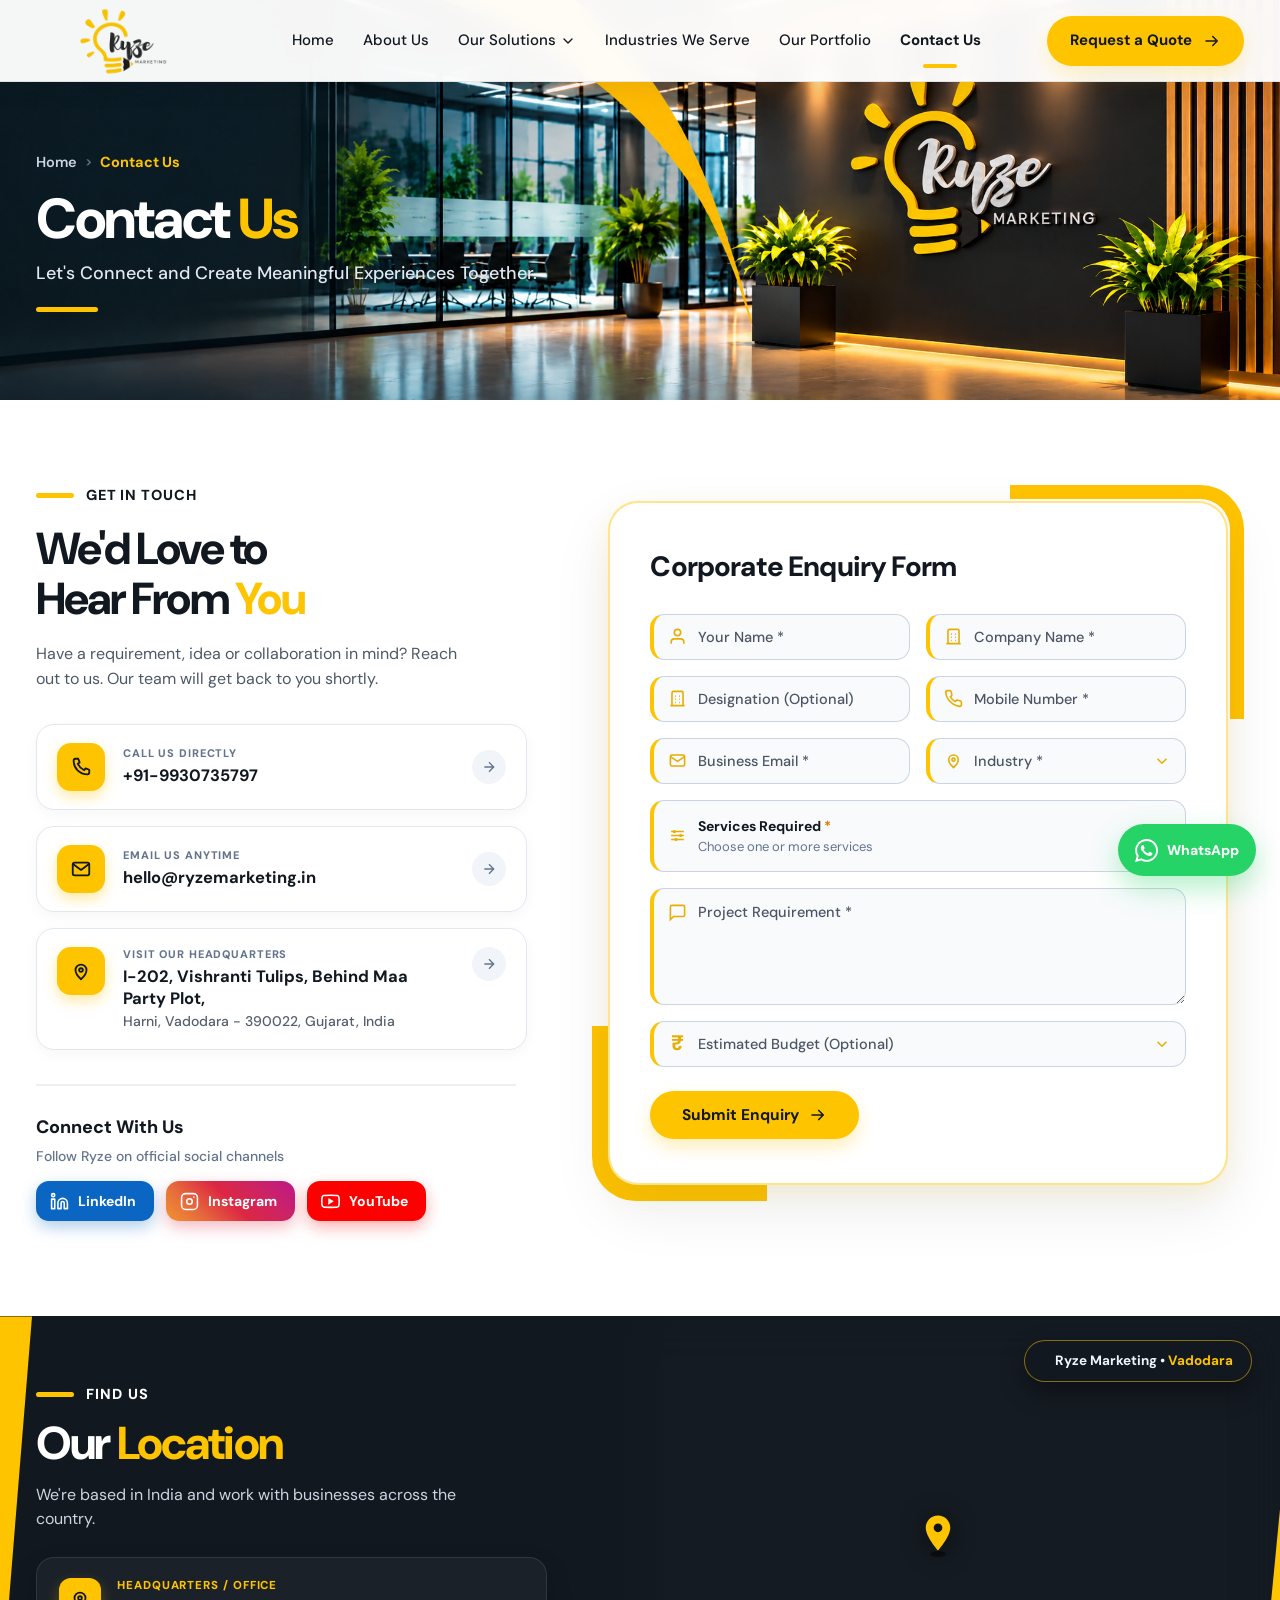
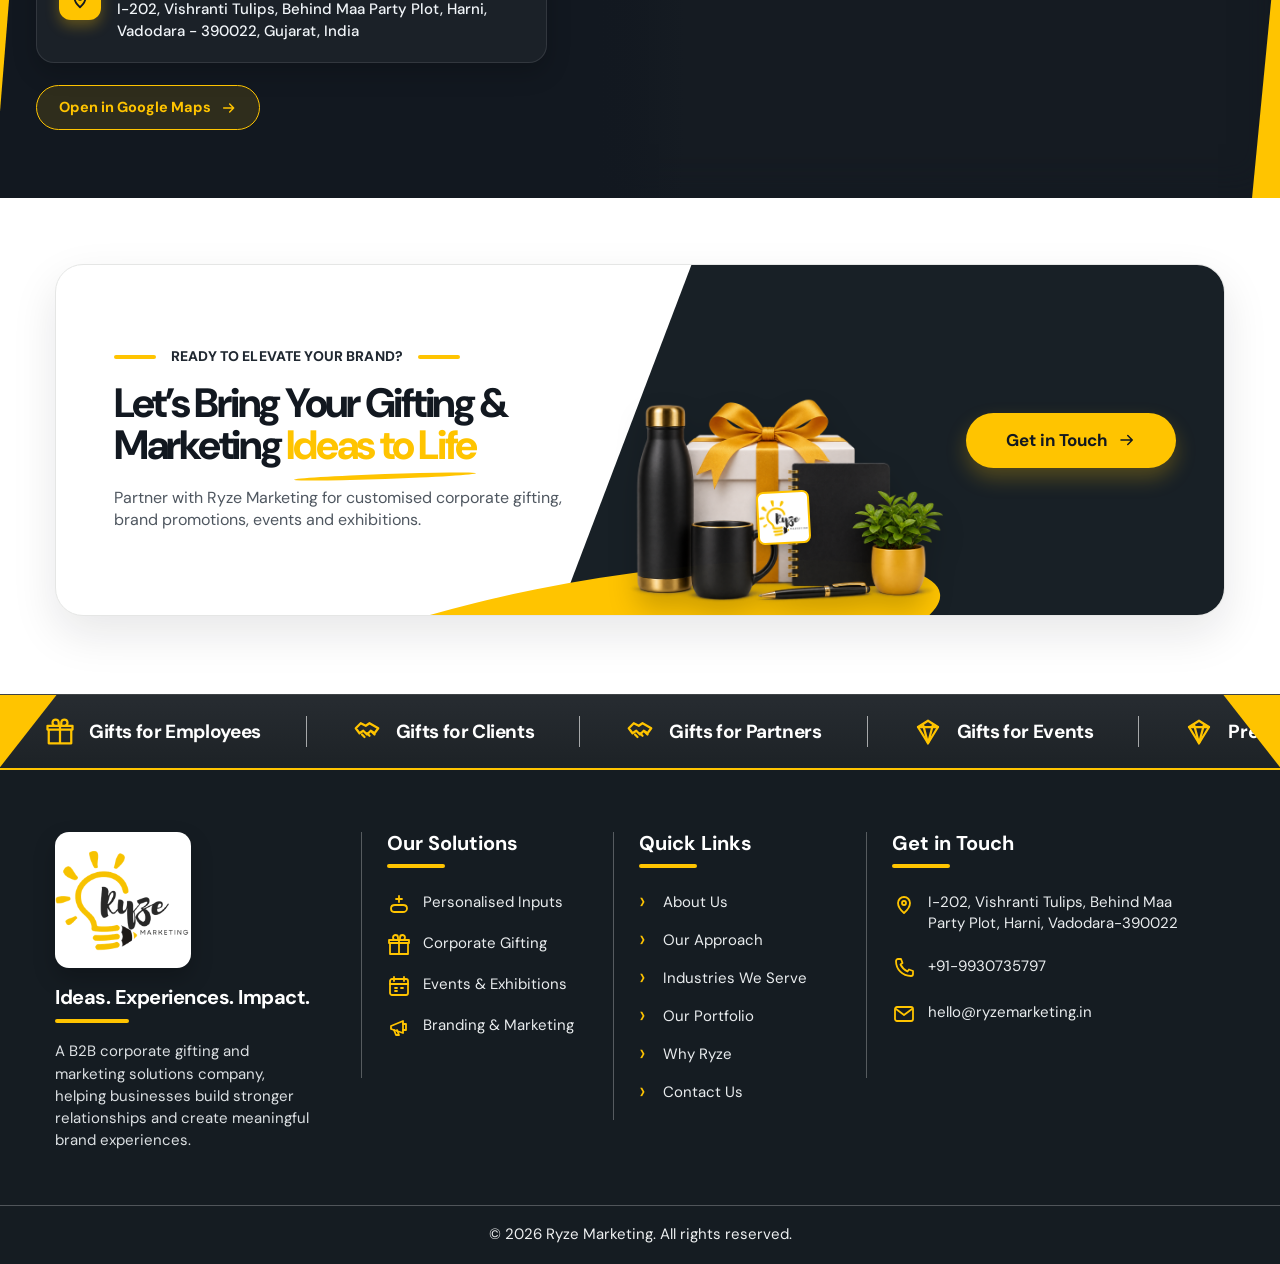
<file: pages/contact.html>
<!doctype html>
<html lang="en">
  <head>
    <meta charset="UTF-8" />
    <meta name="viewport" content="width=device-width, initial-scale=1.0" />
    <meta name="description" content="Get in touch with Ryze Marketing. Let's connect and create meaningful brand experiences together across corporate gifting, marketing solutions and exhibitions." />
    <title>Contact Us | Ryze Marketing — Brand experiences that move business forward</title>
    <link rel="stylesheet" href="../styles.css?v=20261123-banner-v1" />
  </head>
  <body>
    <!-- SVG Icon Sprite -->
    <svg class="svg-sprite" aria-hidden="true" focusable="false">
      <symbol id="icon-chevron" viewBox="0 0 24 24"><path d="m6 9 6 6 6-6"/></symbol>
      <symbol id="icon-arrow" viewBox="0 0 24 24"><path d="M4 12h15M13 6l6 6-6 6"/></symbol>
      <symbol id="icon-pin" viewBox="0 0 24 24"><path d="M12 21s6-5.1 6-10a6 6 0 1 0-12 0c0 4.9 6 10 6 10Z"/><circle cx="12" cy="11" r="2"/></symbol>
      <symbol id="icon-phone" viewBox="0 0 24 24"><path d="M6 3h3l1.5 4-2 1.5a15 15 0 0 0 7 7l1.5-2 4 1.5v3c0 1-1 2-2 2C10.5 20 4 13.5 4 5c0-1 1-2 2-2Z"/></symbol>
      <symbol id="icon-mail" viewBox="0 0 24 24"><rect x="3" y="5" width="18" height="14" rx="2"/><path d="m4 7 8 6 8-6"/></symbol>
      <symbol id="icon-linkedin" viewBox="0 0 24 24"><path d="M16 8a6 6 0 0 1 6 6v7h-4v-7a2 2 0 0 0-2-2 2 2 0 0 0-2 2v7h-4v-7a6 6 0 0 1 6-6z" fill="none" stroke="currentColor" stroke-width="2" stroke-linecap="round" stroke-linejoin="round"/><rect x="2" y="9" width="4" height="12" fill="none" stroke="currentColor" stroke-width="2" stroke-linecap="round" stroke-linejoin="round"/><circle cx="4" cy="4" r="2" fill="none" stroke="currentColor" stroke-width="2" stroke-linecap="round" stroke-linejoin="round"/></symbol>
      <symbol id="icon-instagram" viewBox="0 0 24 24"><rect x="2" y="2" width="20" height="20" rx="5" ry="5" fill="none" stroke="currentColor" stroke-width="2" stroke-linecap="round" stroke-linejoin="round"/><circle cx="12" cy="12" r="3.5" fill="none" stroke="currentColor" stroke-width="2" stroke-linecap="round" stroke-linejoin="round"/><circle cx="17.5" cy="6.5" r="1" fill="currentColor" stroke="none"/></symbol>
      <symbol id="icon-youtube" viewBox="0 0 24 24"><path d="M22.54 6.42a2.78 2.78 0 0 0-1.94-2C18.88 4 12 4 12 4s-6.88 0-8.6.46a2.78 2.78 0 0 0-1.94 2A29 29 0 0 0 1 11.75a29 29 0 0 0 .46 5.33A2.78 2.78 0 0 0 3.4 19c1.72.46 8.6.46 8.6.46s6.88 0 8.6-.46a2.78 2.78 0 0 0 1.94-2 29 29 0 0 0 .46-5.25 29 29 0 0 0-.46-5.33z" fill="none" stroke="currentColor" stroke-width="2" stroke-linecap="round" stroke-linejoin="round"/><polygon points="9.75 15.02 15.5 11.75 9.75 8.48 9.75 15.02" fill="currentColor" stroke="currentColor" stroke-width="1"/></symbol>
      <symbol id="icon-gift" viewBox="0 0 24 24"><path d="M3 10h18v11H3zM2 7h20v3H2zM12 7v14M12 7H8.5a2.5 2.5 0 1 1 2.5-2.5V7ZM12 7h3.5A2.5 2.5 0 1 0 13 4.5V7Z"/></symbol>
      <symbol id="icon-handshake" viewBox="0 0 24 24"><path d="m3 9 4-4 4 2 3-2 7 4-3 4-3-2-3 3-3-3-3 2-3-4Z"/><path d="m8 14 2 2M12 13l2 2M16 12l2 2"/></symbol>
      <symbol id="icon-diamond" viewBox="0 0 24 24"><path d="m12 3 8 5-8 13L4 8l8-5Z"/><path d="m4 8h16M8 6l4 15 4-15"/></symbol>
      <symbol id="icon-medical" viewBox="0 0 24 24"><path d="M12 4v6M9 7h6M7 20c-2 0-3-1.5-3-3.5S5.5 13 8 13h8c2.5 0 4 1.5 4 3.5S18 20 16 20H7Z"/></symbol>
      <symbol id="icon-calendar" viewBox="0 0 24 24"><rect x="3" y="5" width="18" height="16" rx="2"/><path d="M7 3v4M17 3v4M3 10h18M8 14h2M14 14h2M8 17h2"/></symbol>
      <symbol id="icon-megaphone" viewBox="0 0 24 24"><path d="m4 11 12-5v12L4 14v-3Z"/><path d="M16 9h3v6h-3M7 15l2 5h3l-2-5"/></symbol>
    </svg>

    <!-- Header (matching index.html structure) -->
    <header class="site-header" data-header>
      <div class="container nav-wrap">
        <a class="brand" href="../index.html" aria-label="Ryze Marketing home">
          <img class="logo-image" src="../assets/logo.png" alt="Ryze Marketing" />
        </a>

        <button class="menu-toggle" type="button" aria-expanded="false" aria-controls="main-nav" aria-label="Toggle navigation">
          <span></span><span></span><span></span>
        </button>

        <nav class="main-nav" id="main-nav" aria-label="Main navigation">
          <div class="nav-links">
            <a href="../index.html">Home</a>
            <a href="./about.html">About Us</a>
            <div class="nav-dropdown-wrap">
              <button class="nav-dropdown-trigger" type="button" aria-haspopup="true" aria-expanded="false">
                Our Solutions <svg class="nav-chevron"><use href="#icon-chevron" /></svg>
              </button>
              <div class="nav-dropdown" role="menu">
                <a href="./deatilspage/Personalised%20Inputs.html" role="menuitem">Personalised Inputs</a>
                <a href="./deatilspage/Corporate%20Gifting.html" role="menuitem">Corporate Gifting</a>
                <a href="./deatilspage/Events%20%26%20Exhibitions.html" role="menuitem">Events &amp; Exhibitions</a>
                <a href="./deatilspage/Branding%20%26%20Marketing.html" role="menuitem">Branding &amp; Marketing</a>
              </div>
            </div>
            <a href="./industries.html">Industries We Serve</a>
            <a href="./portfolio.html">Our Portfolio</a>
            <a class="active" href="./contact.html">Contact Us</a>
          </div>
          <a class="nav-cta" href="#contact-form-section">Request a Quote <svg class="button-icon"><use href="#icon-arrow" /></svg></a>
        </nav>
      </div>
    </header>

    <main id="top">
      <!-- 1. Hero Section (Exact Design from Image) -->
      <section class="contact-hero-section" aria-label="Contact Us Banner">
        <div class="container">
          <div class="contact-hero-inner">
            <nav class="contact-breadcrumb" aria-label="Breadcrumbs">
              <a href="../index.html">Home</a>
              <span class="crumb-separator">&gt;</span>
              <span class="crumb-current">Contact Us</span>
            </nav>
            <h1 class="contact-hero-title">Contact <span>Us</span></h1>
            <p class="contact-hero-subtitle">Let's Connect and Create Meaningful Experiences Together.</p>
            <div class="contact-hero-bar" aria-hidden="true"></div>
          </div>
        </div>
      </section>

      <!-- 2. Main Contact Section (Get in Touch + Send Us a Message Form Card) -->
      <section class="contact-main-section" aria-label="Contact Information and Inquiry Form">
        <div class="container contact-main-grid">
          
          <!-- Left Column: Details -->
          <div class="contact-details-col">
            <div class="contact-kicker">
              <span class="kicker-bar" aria-hidden="true"></span>
              <span class="kicker-text">GET IN TOUCH</span>
            </div>

            <h2 class="contact-main-title">We'd Love to<br />Hear From <span>You</span></h2>

            <p class="contact-lead-text">
              Have a requirement, idea or collaboration in mind? Reach out to us. Our team will get back to you shortly.
            </p>

            <div class="contact-channel-cards">
              <a href="tel:+919930735797" class="contact-channel-item" aria-label="Phone: +91-9930735797">
                <div class="channel-icon-badge" aria-hidden="true">
                  <svg class="ui-icon"><use href="#icon-phone" /></svg>
                </div>
                <div class="channel-text-group">
                  <span class="channel-meta-label">Call Us Directly</span>
                  <span class="channel-primary-val">+91-9930735797</span>
                </div>
                <div class="channel-action-arrow" aria-hidden="true">
                  <svg viewBox="0 0 24 24" fill="none" stroke="currentColor" stroke-width="2"><path d="M5 12h14M12 5l7 7-7 7"/></svg>
                </div>
              </a>

              <a href="mailto:hello@ryzemarketing.in" class="contact-channel-item" aria-label="Email: hello@ryzemarketing.in">
                <div class="channel-icon-badge" aria-hidden="true">
                  <svg class="ui-icon"><use href="#icon-mail" /></svg>
                </div>
                <div class="channel-text-group">
                  <span class="channel-meta-label">Email Us Anytime</span>
                  <span class="channel-primary-val">hello@ryzemarketing.in</span>
                </div>
                <div class="channel-action-arrow" aria-hidden="true">
                  <svg viewBox="0 0 24 24" fill="none" stroke="currentColor" stroke-width="2"><path d="M5 12h14M12 5l7 7-7 7"/></svg>
                </div>
              </a>

              <a href="https://maps.google.com/?q=Vishranti+Tulips+Harni+Vadodara" target="_blank" rel="noopener noreferrer" class="contact-channel-item address-channel-item" aria-label="Our Address: I-202, Vishranti Tulips, Behind Maa Party Plot, Harni, Vadodara - 390022, Gujarat, India">
                <div class="channel-icon-badge" aria-hidden="true">
                  <svg class="ui-icon"><use href="#icon-pin" /></svg>
                </div>
                <div class="channel-text-group">
                  <span class="channel-meta-label">Visit Our Headquarters</span>
                  <span class="channel-primary-val">I-202, Vishranti Tulips, Behind Maa Party Plot,</span>
                  <span class="channel-address-sub">Harni, Vadodara - 390022, Gujarat, India</span>
                </div>
                <div class="channel-action-arrow" aria-hidden="true">
                  <svg viewBox="0 0 24 24" fill="none" stroke="currentColor" stroke-width="2"><path d="M5 12h14M12 5l7 7-7 7"/></svg>
                </div>
              </a>
            </div>

            <hr class="contact-divider-line" />

            <div class="contact-social-section">
              <div class="social-header-wrap">
                <h3>Connect With Us</h3>
                <span class="social-header-hint">Follow Ryze on official social channels</span>
              </div>
              <div class="contact-social-row">
                <a href="https://linkedin.com" target="_blank" rel="noopener noreferrer" class="contact-social-btn social-linkedin" aria-label="Follow us on LinkedIn">
                  <svg class="social-icon" aria-hidden="true"><use href="#icon-linkedin" /></svg>
                  <span>LinkedIn</span>
                </a>
                <a href="https://instagram.com" target="_blank" rel="noopener noreferrer" class="contact-social-btn social-instagram" aria-label="Follow us on Instagram">
                  <svg class="social-icon" aria-hidden="true"><use href="#icon-instagram" /></svg>
                  <span>Instagram</span>
                </a>
                <a href="https://youtube.com" target="_blank" rel="noopener noreferrer" class="contact-social-btn social-youtube" aria-label="Subscribe on YouTube">
                  <svg class="social-icon" aria-hidden="true"><use href="#icon-youtube" /></svg>
                  <span>YouTube</span>
                </a>
              </div>
            </div>
          </div>

          <!-- Right Column: Form Card with Signature Yellow Offset Frame -->
          <div class="contact-form-wrapper" id="contact-form-section">
            <div class="contact-form-card">
              <h2>Corporate Enquiry Form</h2>

              <form class="contact-form-grid" id="contactForm" action="mailto:hello@ryzemarketing.in" method="POST" enctype="text/plain" novalidate>
                <!-- Row 1: Name & Company -->
                <div class="contact-field-row">
                  <div class="contact-field-control">
                    <div class="contact-input-box">
                      <span class="contact-field-icon" aria-hidden="true">
                        <svg viewBox="0 0 24 24" fill="none" stroke="currentColor">
                          <path d="M20 21v-2a4 4 0 0 0-4-4H8a4 4 0 0 0-4 4v2" />
                          <circle cx="12" cy="7" r="4" />
                        </svg>
                      </span>
                      <input type="text" id="contactName" name="name" placeholder="Your Name *" required />
                    </div>
                  </div>

                  <div class="contact-field-control">
                    <div class="contact-input-box">
                      <span class="contact-field-icon" aria-hidden="true">
                        <svg viewBox="0 0 24 24" fill="none" stroke="currentColor">
                          <path d="M3 21h18M5 21V5a2 2 0 0 1 2-2h10a2 2 0 0 1 2 2v16M9 9h1M9 13h1M9 17h1M14 9h1M14 13h1M14 17h1" />
                        </svg>
                      </span>
                      <input type="text" id="contactCompany" name="company" placeholder="Company Name *" required />
                    </div>
                  </div>
                </div>

                <!-- Row 2: Designation & Phone -->
                <div class="contact-field-row">
                  <div class="contact-field-control">
                    <div class="contact-input-box">
                      <span class="contact-field-icon" aria-hidden="true">
                        <svg viewBox="0 0 24 24" fill="none" stroke="currentColor">
                          <path d="M3 21h18M5 21V5a2 2 0 0 1 2-2h10a2 2 0 0 1 2 2v16M9 9h1M9 13h1M9 17h1M14 9h1M14 13h1M14 17h1" />
                        </svg>
                      </span>
                      <input type="text" id="contactDesignation" name="designation" placeholder="Designation (Optional)" />
                    </div>
                  </div>

                  <div class="contact-field-control">
                    <div class="contact-input-box">
                      <span class="contact-field-icon" aria-hidden="true">
                        <svg viewBox="0 0 24 24" fill="none" stroke="currentColor">
                          <path d="M22 16.92v3a2 2 0 0 1-2.18 2 19.79 19.79 0 0 1-8.63-3.07 19.5 19.5 0 0 1-6-6 19.79 19.79 0 0 1-3.07-8.67A2 2 0 0 1 4.11 2h3a2 2 0 0 1 2 1.72 12.84 12.84 0 0 0 .7 2.81 2 2 0 0 1-.45 2.11L8.09 9.91a16 16 0 0 0 6 6l1.27-1.27a2 2 0 0 1 2.11-.45 12.84 12.84 0 0 0 2.81.7A2 2 0 0 1 22 16.92z" />
                        </svg>
                      </span>
                      <input type="tel" id="contactPhone" name="phone" placeholder="Mobile Number *" required />
                    </div>
                  </div>
                </div>

                <!-- Row 3: Business Email & Industry -->
                <div class="contact-field-row">
                  <div class="contact-field-control">
                    <div class="contact-input-box">
                      <span class="contact-field-icon" aria-hidden="true">
                        <svg viewBox="0 0 24 24" fill="none" stroke="currentColor"><rect x="3" y="5" width="18" height="14" rx="2" /><path d="m3 7 9 6 9-6" /></svg>
                      </span>
                      <input type="email" id="contactEmail" name="email" placeholder="Business Email *" required />
                    </div>
                  </div>
                  <div class="contact-field-control">
                    <div class="contact-input-box contact-select-wrap">
                      <span class="contact-field-icon" aria-hidden="true">
                        <svg viewBox="0 0 24 24" fill="none" stroke="currentColor"><path d="M12 21s6-5.1 6-10a6 6 0 1 0-12 0c0 4.9 6 10 6 10Z" /><circle cx="12" cy="11" r="2" /></svg>
                      </span>
                      <select id="contactIndustry" name="industry" required>
                        <option value="" disabled selected>Industry *</option>
                        <option value="pharmaceuticals-healthcare">Pharmaceuticals &amp; Healthcare</option>
                        <option value="fmcg">FMCG</option>
                        <option value="banking-financial-services">Banking &amp; Financial Services</option>
                        <option value="insurance">Insurance</option>
                        <option value="paints-coatings">Paints &amp; Coatings</option>
                        <option value="cement-building-materials">Cement &amp; Building Materials</option>
                        <option value="tiles-building-materials">Tiles &amp; Building Materials</option>
                        <option value="manufacturing-other">Manufacturing &amp; Other Industries</option>
                      </select>
                      <span class="contact-select-arrow" aria-hidden="true"><svg viewBox="0 0 24 24" fill="none" stroke="currentColor"><polyline points="6 9 12 15 18 9" /></svg></span>
                    </div>
                  </div>
                </div>

                <!-- Row 4: Services Required (multi-select) -->
                <div class="contact-field-row full">
                  <div class="contact-field-control">
                    <div class="contact-service-picker" id="contactServicePicker">
                      <span class="contact-field-icon" aria-hidden="true">
                        <svg viewBox="0 0 24 24" fill="none" stroke="currentColor"><path d="M4 7h16M4 12h16M4 17h16" /><circle cx="8" cy="7" r="2" fill="currentColor" stroke="none" /><circle cx="16" cy="12" r="2" fill="currentColor" stroke="none" /><circle cx="10" cy="17" r="2" fill="currentColor" stroke="none" /></svg>
                      </span>
                      <button type="button" class="contact-service-trigger" id="contactServiceTrigger" aria-expanded="false" aria-controls="contactServiceDropdown">
                        <span class="contact-service-trigger-copy">
                          <span class="contact-field-label" id="contact-service-label">Services Required <em>*</em></span>
                          <span class="contact-service-summary" id="contactServiceSummary">Choose one or more services</span>
                        </span>
                        <svg class="contact-service-chevron" viewBox="0 0 24 24" fill="none" stroke="currentColor" aria-hidden="true"><polyline points="6 9 12 15 18 9" /></svg>
                      </button>
                      <div class="contact-service-dropdown" id="contactServiceDropdown" role="group" aria-labelledby="contact-service-label" hidden>
                        <div class="contact-service-choice-grid">
                          <label class="contact-service-choice"><input type="checkbox" name="service[]" value="personalised-inputs" /><span class="service-checkmark" aria-hidden="true"></span><span class="service-choice-text">Personalised Inputs</span></label>
                          <label class="contact-service-choice"><input type="checkbox" name="service[]" value="corporate-gifting" /><span class="service-checkmark" aria-hidden="true"></span><span class="service-choice-text">Corporate Gifting</span></label>
                          <label class="contact-service-choice"><input type="checkbox" name="service[]" value="events-exhibitions" /><span class="service-checkmark" aria-hidden="true"></span><span class="service-choice-text">Events &amp; Exhibitions</span></label>
                          <label class="contact-service-choice"><input type="checkbox" name="service[]" value="branding-marketing" /><span class="service-checkmark" aria-hidden="true"></span><span class="service-choice-text">Branding &amp; Marketing</span></label>
                        </div>
                      </div>
                    </div>
                  </div>
                </div>

                <!-- Row 5: Project Requirement -->
                <div class="contact-field-row full">
                  <div class="contact-field-control">
                    <div class="contact-input-box contact-textarea-wrap">
                      <span class="contact-field-icon" aria-hidden="true">
                        <svg viewBox="0 0 24 24" fill="none" stroke="currentColor">
                          <path d="M21 15a2 2 0 0 1-2 2H7l-4 4V5a2 2 0 0 1 2-2h14a2 2 0 0 1 2 2z" />
                        </svg>
                      </span>
                      <textarea id="contactMessage" name="message" rows="4" placeholder="Project Requirement *" required></textarea>
                    </div>
                  </div>
                </div>

                <!-- Row 6: Estimated Budget -->
                <div class="contact-field-row full">
                  <div class="contact-field-control">
                    <div class="contact-input-box contact-select-wrap">
                      <span class="contact-field-icon" aria-hidden="true"><span class="rupee-symbol">&#8377;</span></span>
                      <select id="contactBudget" name="budget">
                        <option value="" selected>Estimated Budget (Optional)</option>
                        <option value="under-50000">Under ₹50,000</option>
                        <option value="50000-200000">₹50,000 – ₹2,00,000</option>
                        <option value="200000-500000">₹2,00,000 – ₹5,00,000</option>
                        <option value="above-500000">Above ₹5,00,000</option>
                        <option value="to-be-discussed">To be discussed</option>
                      </select>
                      <span class="contact-select-arrow" aria-hidden="true"><svg viewBox="0 0 24 24" fill="none" stroke="currentColor"><polyline points="6 9 12 15 18 9" /></svg></span>
                    </div>
                  </div>
                </div>

                <!-- Honeypot spam protection -->
                <div class="contact-honeypot" aria-hidden="true">
                  <label for="contactWebsite">Leave this field empty</label>
                  <input type="text" id="contactWebsite" name="website" tabindex="-1" autocomplete="off" />
                </div>

                <!-- Action Button -->
                <div class="contact-submit-row">
                  <button type="submit" class="contact-submit-btn" id="contactSubmitBtn">
                    <span>Submit Enquiry</span>
                    <svg class="button-icon" aria-hidden="true"><use href="#icon-arrow" /></svg>
                  </button>
                </div>

                <!-- Feedback status alert -->
                <div class="contact-feedback-msg" id="contactFeedback" aria-live="polite"></div>
              </form>
            </div>
          </div>

        </div>
      </section>

      <!-- 3. Our Location Section (Seamless Integrated Dark Google Map) -->
      <section class="contact-location-section" aria-label="Our Office Location">
        <div class="location-edge-accent" aria-hidden="true"></div>
        <div class="location-right-accent" aria-hidden="true"></div>
        
        <div class="location-content-container">
          <!-- Left Column Content -->
          <div class="location-text-col">
            <div class="location-badge">
              <span class="kicker-bar" aria-hidden="true"></span>
              <span class="kicker-text">FIND US</span>
            </div>

            <h2 class="location-heading">Our <span>Location</span></h2>
            <p class="location-lead">We're based in India and work with businesses across the country.</p>

            <div class="location-details-card">
              <div class="location-details-icon" aria-hidden="true">
                <svg class="ui-icon"><use href="#icon-pin" /></svg>
              </div>
              <div class="location-details-text">
                <span class="location-details-label">Headquarters / Office</span>
                <p class="location-details-address">I-202, Vishranti Tulips, Behind Maa Party Plot, Harni, Vadodara - 390022, Gujarat, India</p>
              </div>
            </div>

            <div class="location-actions">
              <a href="https://maps.google.com/?q=Vishranti+Tulips+Harni+Vadodara" target="_blank" rel="noopener noreferrer" class="location-maps-link">
                <span>Open in Google Maps</span>
                <svg class="button-icon" aria-hidden="true"><use href="#icon-arrow" /></svg>
              </a>
            </div>
          </div>

          <!-- Right Column Map Pane -->
          <div class="location-map-col">
            <div class="map-floating-badge" aria-label="Location pin marker">
              <span class="map-badge-pulse" aria-hidden="true"></span>
              <span class="map-badge-text">Ryze Marketing • <span>Vadodara</span></span>
            </div>

            <div class="map-center-pin" aria-hidden="true">
              <div class="pin-icon">
                <svg viewBox="0 0 24 24" fill="currentColor">
                  <path d="M12 2C8.13 2 5 5.13 5 9c0 5.25 7 13 7 13s7-7.75 7-13c0-3.87-3.13-7-7-7zm0 9.5c-1.38 0-2.5-1.12-2.5-2.5s1.12-2.5 2.5-2.5 2.5 1.12 2.5 2.5-1.12 2.5-2.5 2.5z"/>
                </svg>
              </div>
              <div class="pin-shadow"></div>
            </div>

            <div class="location-map-frame">
              <iframe
                title="Ryze Marketing Office Location on Google Maps"
                src="https://maps.google.com/maps?ll=22.3364,73.2238&z=15&t=m&hl=en&output=embed"
                width="100%"
                height="100%"
                style="border:0;"
                allowfullscreen=""
                loading="lazy"
                referrerpolicy="no-referrer-when-downgrade">
              </iframe>
            </div>
          </div>
        </div>
      </section>

      <!-- 4. Home Page CTA Section -->
      <section class="cta-reference" id="contact">
        <div class="cta-reference-corner cta-reference-corner-left" aria-hidden="true"></div>
        <div class="cta-reference-corner cta-reference-corner-right" aria-hidden="true"></div>
        <div class="cta-reference-inner">
          <div class="cta-reference-copy">
            <p class="cta-reference-kicker"><span></span>READY TO ELEVATE YOUR BRAND?<span></span></p>
            <h2>Let’s Bring Your Gifting &amp;<br class="cta-title-desktop-break" />Marketing <em>Ideas to Life</em></h2>
            <p class="cta-reference-lead">Partner with Ryze Marketing for customised corporate gifting,<br class="cta-desktop-only" /> brand promotions, events and exhibitions.</p>
          </div>
          <div class="cta-reference-products">
            <img src="../assets/cta-products.png" alt="Corporate gifting products" />
            <img class="cta-reference-logo" src="../assets/logo.png" alt="Ryze Marketing logo" />
          </div>
          <div class="cta-reference-action">
            <a class="button" href="#contact-form-section">Get in Touch <svg class="button-icon"><use href="#icon-arrow" /></svg></a>
          </div>
        </div>
      </section>
    </main>

    <a class="contact-whatsapp-float" href="https://wa.me/919930735797?text=Hello%20Ryze%20Marketing%2C%20I%20would%20like%20to%20discuss%20a%20business%20requirement." target="_blank" rel="noopener noreferrer" aria-label="Chat with Ryze Marketing on WhatsApp">
      <svg viewBox="0 0 24 24" aria-hidden="true"><path d="M20.5 3.5A11.84 11.84 0 0 0 12.08 0C5.53 0 .2 5.32.2 11.88c0 2.09.55 4.13 1.59 5.92L.1 24l6.34-1.66a11.86 11.86 0 0 0 5.64 1.44h.01c6.55 0 11.88-5.33 11.88-11.88 0-3.18-1.24-6.17-3.47-8.4ZM12.09 21.8h-.01a9.87 9.87 0 0 1-5.03-1.38l-.36-.21-3.76.98 1-3.67-.23-.38a9.9 9.9 0 0 1-1.52-5.26C2.18 6.42 6.62 2 12.09 2c2.65 0 5.14 1.03 7.01 2.9a9.84 9.84 0 0 1 2.9 7.01c0 5.47-4.45 9.89-9.91 9.89Zm5.43-7.41c-.3-.15-1.77-.87-2.04-.97-.27-.1-.47-.15-.67.15-.2.3-.77.97-.94 1.17-.17.2-.35.22-.65.07-.3-.15-1.26-.46-2.4-1.47-.89-.79-1.49-1.76-1.66-2.06-.17-.3-.02-.46.13-.61.14-.14.3-.35.45-.52.15-.17.2-.3.3-.5.1-.2.05-.37-.02-.52-.07-.15-.67-1.61-.92-2.2-.24-.58-.49-.5-.67-.51h-.57c-.2 0-.52.07-.79.37-.27.3-1.04 1.02-1.04 2.5s1.07 2.9 1.22 3.1c.15.2 2.1 3.21 5.09 4.5.71.31 1.27.5 1.7.64.72.23 1.37.2 1.89.12.58-.09 1.77-.72 2.02-1.42.25-.7.25-1.3.17-1.42-.07-.13-.27-.2-.57-.35Z" /></svg>
      <span>WhatsApp</span>
    </a>

    <!-- 5. Marquee Strip (from home page) -->
    <section class="marquee-strip footer-marquee" aria-label="Corporate gifting solutions">
      <div class="marquee-track">
        <div class="marquee-group">
          <div class="marquee-item"><svg class="marquee-icon"><use href="#icon-gift" /></svg><span>Gifts for Employees</span></div><i></i>
          <div class="marquee-item"><svg class="marquee-icon"><use href="#icon-handshake" /></svg><span>Gifts for Clients</span></div><i></i>
          <div class="marquee-item"><svg class="marquee-icon"><use href="#icon-handshake" /></svg><span>Gifts for Partners</span></div><i></i>
          <div class="marquee-item"><svg class="marquee-icon"><use href="#icon-diamond" /></svg><span>Gifts for Events</span></div><i></i>
          <div class="marquee-item"><svg class="marquee-icon"><use href="#icon-diamond" /></svg><span>Premium Corporate Gifts</span></div><i></i>
        </div>
        <div class="marquee-group" aria-hidden="true">
          <div class="marquee-item"><svg class="marquee-icon"><use href="#icon-gift" /></svg><span>Gifts for Employees</span></div><i></i>
          <div class="marquee-item"><svg class="marquee-icon"><use href="#icon-handshake" /></svg><span>Gifts for Clients</span></div><i></i>
          <div class="marquee-item"><svg class="marquee-icon"><use href="#icon-handshake" /></svg><span>Gifts for Partners</span></div><i></i>
          <div class="marquee-item"><svg class="marquee-icon"><use href="#icon-diamond" /></svg><span>Gifts for Events</span></div><i></i>
          <div class="marquee-item"><svg class="marquee-icon"><use href="#icon-diamond" /></svg><span>Premium Corporate Gifts</span></div><i></i>
        </div>
      </div>
    </section>

    <!-- 6. Footer (from home page) -->
    <footer class="site-footer reference-footer" id="footer">
      <div class="container footer-grid">
        <div class="footer-about">
          <a class="footer-logo" href="../index.html"><img src="../assets/logo.png" alt="Ryze Marketing" /></a>
          <h3>Ideas. Experiences. Impact.</h3>
          <p>A B2B corporate gifting and marketing solutions company, helping businesses build stronger relationships and create meaningful brand experiences.</p>
        </div>
        <div class="footer-column">
          <h3>Our Solutions</h3>
          <a href="./deatilspage/Personalised%20Inputs.html"><svg class="footer-icon"><use href="#icon-medical" /></svg><span>Personalised Inputs</span></a>
          <a href="../index.html#solutions"><svg class="footer-icon"><use href="#icon-gift" /></svg><span>Corporate Gifting</span></a>
          <a href="../index.html#solutions"><svg class="footer-icon"><use href="#icon-calendar" /></svg><span>Events &amp; Exhibitions</span></a>
          <a href="../index.html#solutions"><svg class="footer-icon"><use href="#icon-megaphone" /></svg><span>Branding &amp; Marketing</span></a>
        </div>
        <div class="footer-column">
          <h3>Quick Links</h3>
          <a href="./about.html"><span class="footer-arrow">›</span><span>About Us</span></a>
          <a href="../index.html#approach"><span class="footer-arrow">›</span><span>Our Approach</span></a>
          <a href="./industries.html"><span class="footer-arrow">›</span><span>Industries We Serve</span></a>
          <a href="./portfolio.html"><span class="footer-arrow">›</span><span>Our Portfolio</span></a>
          <a href="../index.html#why-choose"><span class="footer-arrow">›</span><span>Why Ryze</span></a>
          <a href="./contact.html"><span class="footer-arrow">›</span><span>Contact Us</span></a>
        </div>
        <div class="footer-column footer-contact">
          <h3>Get in Touch</h3>
          <a href="#contact-form-section"><svg class="footer-icon"><use href="#icon-pin" /></svg><span>I-202, Vishranti Tulips, Behind Maa Party Plot, Harni, Vadodara-390022</span></a>
          <a href="tel:+919930735797"><svg class="footer-icon"><use href="#icon-phone" /></svg><span>+91-9930735797</span></a>
          <a href="mailto:hello@ryzemarketing.in"><svg class="footer-icon"><use href="#icon-mail" /></svg><span>hello@ryzemarketing.in</span></a>
        </div>
      </div>
      <div class="footer-bottom">
        <div class="container">
          <span class="copyright-link">© 2026 Ryze Marketing. All rights reserved.</span>
        </div>
      </div>
    </footer>

    <!-- Enquiry Popup Modal (Exact Design Match) -->
  <div class="enquiry-modal-backdrop" id="enquiryModal" aria-hidden="true" role="dialog" aria-modal="true" aria-labelledby="enquiryModalTitle">
    <div class="enquiry-modal-card">
      <button type="button" class="enquiry-modal-close" id="closeEnquiryModal" aria-label="Close enquiry popup">
        <svg viewBox="0 0 24 24" fill="none" stroke="currentColor" stroke-width="2.5" stroke-linecap="round" stroke-linejoin="round">
          <line x1="18" y1="6" x2="6" y2="18"></line>
          <line x1="6" y1="6" x2="18" y2="18"></line>
        </svg>
      </button>

      <!-- Left Column: Branding, Copy & Gifts Visual -->
      <div class="enquiry-modal-left">
        <div class="modal-curve-accent" aria-hidden="true">
          <svg viewBox="0 0 160 180" fill="none" preserveAspectRatio="none">
            <path d="M160 0H50C105 25 155 85 160 180V0Z" fill="#ffc400" />
          </svg>
        </div>

        <div class="enquiry-modal-intro">
          <div class="enquiry-modal-brand">
            <img src="../assets/logo.png" alt="Ryze Marketing" class="modal-logo" />
          </div>
          <div class="modal-kicker-bar" aria-hidden="true"></div>
          <h2 class="enquiry-modal-heading" id="enquiryModalTitle">Enquire <span>Now</span></h2>
          <p class="enquiry-modal-subtext">Tell us your requirement and our team will get in touch with the best solution.</p>
        </div>

        <div class="enquiry-modal-visual" aria-hidden="true">
          <img src="../assets/enquiry-modal-gifts.jpg" alt="Ryze Corporate Gifting Products" />
        </div>
      </div>

      <!-- Right Column: Enquiry Form -->
      <div class="enquiry-modal-right">
        <h3 class="enquiry-form-title">Enquiry Form</h3>
        <div class="enquiry-form-bar" aria-hidden="true"></div>

        <form class="enquiry-form" id="enquiryPopupForm" novalidate>
          <div class="popup-field-row">
            <div class="popup-field-group">
              <div class="popup-input-box">
                <span class="popup-icon" aria-hidden="true">
                  <svg viewBox="0 0 24 24" fill="none" stroke="currentColor" stroke-width="2">
                    <path d="M20 21v-2a4 4 0 0 0-4-4H8a4 4 0 0 0-4 4v2" />
                    <circle cx="12" cy="7" r="4" />
                  </svg>
                </span>
                <input type="text" id="popupName" name="name" placeholder="Your Name *" required />
              </div>
            </div>

            <div class="popup-field-group">
              <div class="popup-input-box">
                <span class="popup-icon" aria-hidden="true">
                  <svg viewBox="0 0 24 24" fill="none" stroke="currentColor" stroke-width="2">
                    <path d="M3 21h18M5 21V5a2 2 0 0 1 2-2h10a2 2 0 0 1 2 2v16M9 9h1M9 13h1M9 17h1M14 9h1M14 13h1M14 17h1" />
                  </svg>
                </span>
                <input type="text" id="popupCompany" name="company" placeholder="Your Company (Optional)" />
              </div>
            </div>
          </div>

          <div class="popup-field-row">
            <div class="popup-field-group">
              <div class="popup-input-box">
                <span class="popup-icon" aria-hidden="true">
                  <svg viewBox="0 0 24 24" fill="none" stroke="currentColor" stroke-width="2">
                    <rect x="3" y="5" width="18" height="14" rx="2" />
                    <path d="m3 7 9 6 9-6" />
                  </svg>
                </span>
                <input type="email" id="popupEmail" name="email" placeholder="Email Address *" required />
              </div>
            </div>

            <div class="popup-field-group">
              <div class="popup-input-box">
                <span class="popup-icon" aria-hidden="true">
                  <svg viewBox="0 0 24 24" fill="none" stroke="currentColor" stroke-width="2">
                    <path d="M22 16.92v3a2 2 0 0 1-2.18 2 19.79 19.79 0 0 1-8.63-3.07 19.5 19.5 0 0 1-6-6 19.79 19.79 0 0 1-3.07-8.67A2 2 0 0 1 4.11 2h3a2 2 0 0 1 2 1.72 12.84 12.84 0 0 0 .7 2.81 2 2 0 0 1-.45 2.11L8.09 9.91a16 16 0 0 0 6 6l1.27-1.27a2 2 0 0 1 2.11-.45 12.84 12.84 0 0 0 2.81.7A2 2 0 0 1 22 16.92z" />
                  </svg>
                </span>
                <input type="tel" id="popupPhone" name="phone" placeholder="Phone Number *" required />
              </div>
            </div>
          </div>

          <div class="popup-field-row full">
            <div class="popup-field-group">
              <div class="popup-input-box popup-select-wrap">
                <span class="popup-icon" aria-hidden="true">
                  <svg viewBox="0 0 24 24" fill="none" stroke="currentColor" stroke-width="2">
                    <polygon points="12 2 2 7 12 12 22 7 12 2" />
                    <polyline points="2 17 12 22 22 17" />
                    <polyline points="2 12 12 17 22 12" />
                  </svg>
                </span>
                <select id="popupRequirement" name="requirement" required>
                  <option value="" disabled selected>Requirement / Interested In *</option>
                  <option value="corporate-gifting">Corporate Gifting</option>
                  <option value="personalised-inputs">Personalised Inputs</option>
                  <option value="events-exhibitions">Events &amp; Exhibitions</option>
                  <option value="branding-marketing">Branding &amp; Marketing</option>
                </select>
                <span class="popup-select-chevron" aria-hidden="true">
                  <svg viewBox="0 0 24 24" fill="none" stroke="currentColor" stroke-width="2">
                    <polyline points="6 9 12 15 18 9" />
                  </svg>
                </span>
              </div>
            </div>
          </div>

          <div class="popup-field-row full">
            <div class="popup-field-group">
              <div class="popup-input-box popup-select-wrap">
                <span class="popup-icon" aria-hidden="true">
                  <svg viewBox="0 0 24 24" fill="none" stroke="currentColor" stroke-width="2">
                    <path d="M4 7h16M4 12h16M4 17h16" />
                    <circle cx="8" cy="7" r="2" fill="currentColor" stroke="none" />
                    <circle cx="16" cy="12" r="2" fill="currentColor" stroke="none" />
                    <circle cx="10" cy="17" r="2" fill="currentColor" stroke="none" />
                  </svg>
                </span>
                <select id="popupService" name="service" required disabled>
                  <option value="" selected>What would you like us to create? *</option>
                </select>
                <span class="popup-select-chevron" aria-hidden="true">
                  <svg viewBox="0 0 24 24" fill="none" stroke="currentColor" stroke-width="2">
                    <polyline points="6 9 12 15 18 9" />
                  </svg>
                </span>
              </div>
            </div>
          </div>

          <div class="popup-field-row full">
            <div class="popup-field-group">
              <div class="popup-input-box popup-textarea-wrap">
                <span class="popup-icon" aria-hidden="true">
                  <svg viewBox="0 0 24 24" fill="none" stroke="currentColor" stroke-width="2">
                    <path d="M21 15a2 2 0 0 1-2 2H7l-4 4V5a2 2 0 0 1 2-2h14a2 2 0 0 1 2 2z" />
                  </svg>
                </span>
                <textarea id="popupMessage" name="message" rows="3" placeholder="Your Message"></textarea>
              </div>
            </div>
          </div>

          <div class="popup-actions">
            <button type="submit" class="popup-submit-btn" id="popupSubmitBtn">
              <span>Submit Enquiry</span>
              <svg class="button-icon" aria-hidden="true"><use href="#icon-arrow" /></svg>
            </button>
          </div>

          <div class="popup-feedback" id="popupFeedback" aria-live="polite"></div>
        </form>
      </div>
    </div>
  </div>

  <script src="../script.js"></script>
    <script>
      // Interactive form handlers for Contact Page
      (function() {
        const form = document.getElementById('contactForm');
        const feedback = document.getElementById('contactFeedback');
        const industry = document.getElementById('contactIndustry');
        const honeypot = document.getElementById('contactWebsite');
        const servicePicker = document.getElementById('contactServicePicker');
        const serviceTrigger = document.getElementById('contactServiceTrigger');
        const serviceDropdown = document.getElementById('contactServiceDropdown');
        const serviceSummary = document.getElementById('contactServiceSummary');
        const serviceChoices = Array.from(document.querySelectorAll('input[name="service[]"]'));

        function updateServiceSummary() {
          if (!serviceSummary) return;
          const selected = serviceChoices.filter(choice => choice.checked).map(choice => choice.closest('label').querySelector('.service-choice-text').textContent.trim());
          serviceSummary.textContent = selected.length ? (selected.length < 3 ? selected.join(', ') : `${selected.length} services selected`) : 'Choose one or more services';
          serviceSummary.classList.toggle('is-selected', selected.length > 0);
        }

        function closeServiceDropdown() {
          if (!servicePicker || !serviceTrigger || !serviceDropdown) return;
          servicePicker.classList.remove('is-open');
          serviceTrigger.setAttribute('aria-expanded', 'false');
          serviceDropdown.hidden = true;
        }

        if (serviceTrigger && serviceDropdown) {
          serviceTrigger.addEventListener('click', function() {
            const willOpen = serviceDropdown.hidden;
            serviceDropdown.hidden = !willOpen;
            servicePicker.classList.toggle('is-open', willOpen);
            serviceTrigger.setAttribute('aria-expanded', String(willOpen));
          });
        }

        serviceChoices.forEach(choice => choice.addEventListener('change', updateServiceSummary));
        document.addEventListener('click', function(event) {
          if (servicePicker && !servicePicker.contains(event.target)) closeServiceDropdown();
        });
        document.addEventListener('keydown', function(event) {
          if (event.key === 'Escape') closeServiceDropdown();
        });
        updateServiceSummary();

        if (form && feedback) {
          form.addEventListener('submit', function(e) {
            e.preventDefault();

            const name = document.getElementById('contactName');
            const company = document.getElementById('contactCompany');
            const email = document.getElementById('contactEmail');
            const phone = document.getElementById('contactPhone');
            const message = document.getElementById('contactMessage');
            const submitBtn = document.getElementById('contactSubmitBtn');

            if (honeypot && honeypot.value.trim()) {
              return;
            }

            let isValid = true;
            [name, company, email, phone, industry, message].forEach(field => {
              if (field) {
                const box = field.closest('.contact-input-box');
                if (!String(field.value || '').trim()) {
                  isValid = false;
                  if (box) box.classList.add('has-error');
                } else {
                  if (box) box.classList.remove('has-error');
                }
              }
            });

            const selectedServices = serviceChoices.filter(choice => choice.checked).map(choice => choice.closest('label').querySelector('.service-choice-text').textContent.trim());
            const serviceBox = servicePicker;
            if (!selectedServices.length) {
              isValid = false;
              if (serviceBox) serviceBox.classList.add('has-error');
            } else if (serviceBox) {
              serviceBox.classList.remove('has-error');
            }

            // Basic email validation
            if (email && email.value.trim() && !/^[^\s@]+@[^\s@]+\.[^\s@]+$/.test(email.value.trim())) {
              isValid = false;
              const box = email.closest('.contact-input-box');
              if (box) box.classList.add('has-error');
            }

            if (!isValid) {
              feedback.className = 'contact-feedback-msg error';
              feedback.textContent = 'Please fill in all required fields marked with * correctly.';
              return;
            }

            submitBtn.disabled = true;
            submitBtn.style.opacity = '0.7';
            submitBtn.innerHTML = 'Preparing Enquiry...';

            setTimeout(function() {
              const budget = document.getElementById('contactBudget');
              const designation = document.getElementById('contactDesignation');
              const subject = encodeURIComponent(`Ryze Marketing enquiry from ${name.value.trim()}`);
              const body = encodeURIComponent([
                `Full Name: ${name.value.trim()}`,
                `Company Name: ${company.value.trim()}`,
                `Designation: ${designation.value.trim() || 'Not provided'}`,
                `Mobile Number: ${phone.value.trim()}`,
                `Business Email: ${email.value.trim()}`,
                `Industry: ${industry.options[industry.selectedIndex].text}`,
                `Service Required: ${selectedServices.join(', ')}`,
                `Estimated Budget: ${budget.value ? budget.options[budget.selectedIndex].text : 'Not provided'}`,
                '',
                `Project Requirement: ${message.value.trim()}`
              ].join('\n'));
              window.location.href = `mailto:hello@ryzemarketing.in?subject=${subject}&body=${body}`;

              form.reset();
              updateServiceSummary();
              closeServiceDropdown();
              submitBtn.disabled = false;
              submitBtn.style.opacity = '1';
              submitBtn.innerHTML = '<span>Submit Enquiry</span><svg class="button-icon" aria-hidden="true"><use href="#icon-arrow" /></svg>';

              feedback.className = 'contact-feedback-msg success';
              feedback.textContent = 'Your enquiry is ready. Your email app is opening to send it to Ryze Marketing.';

              setTimeout(function() {
                feedback.className = 'contact-feedback-msg';
                feedback.textContent = '';
              }, 7000);
            }, 800);
          });

          // Clear errors on input
            form.querySelectorAll('input, select, textarea').forEach(input => {
            input.addEventListener('input', function() {
              const box = this.closest('.contact-input-box, .contact-service-picker');
              if (box) box.classList.remove('has-error');
              if (feedback.classList.contains('error')) {
                feedback.className = 'contact-feedback-msg';
                feedback.textContent = '';
              }
            });
          });
        }
      })();
    </script>
  </body>
</html>
</file>
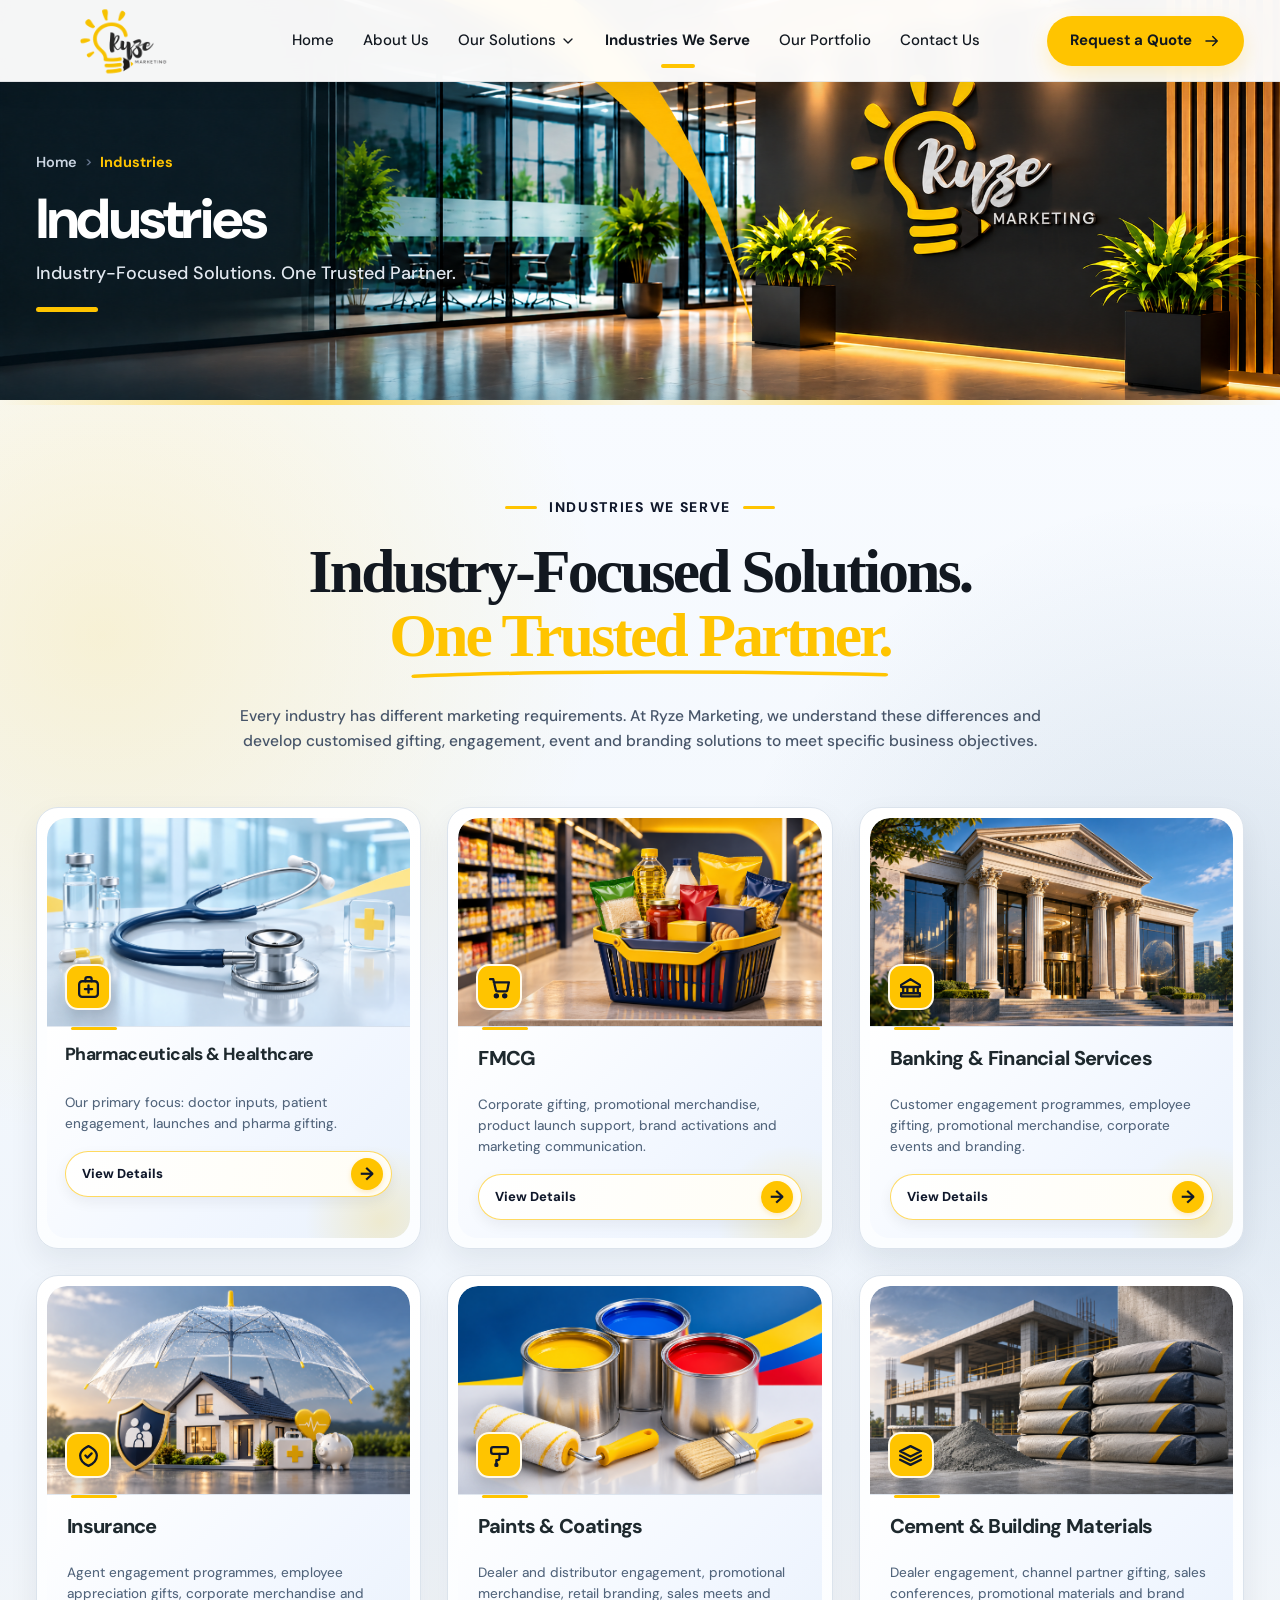
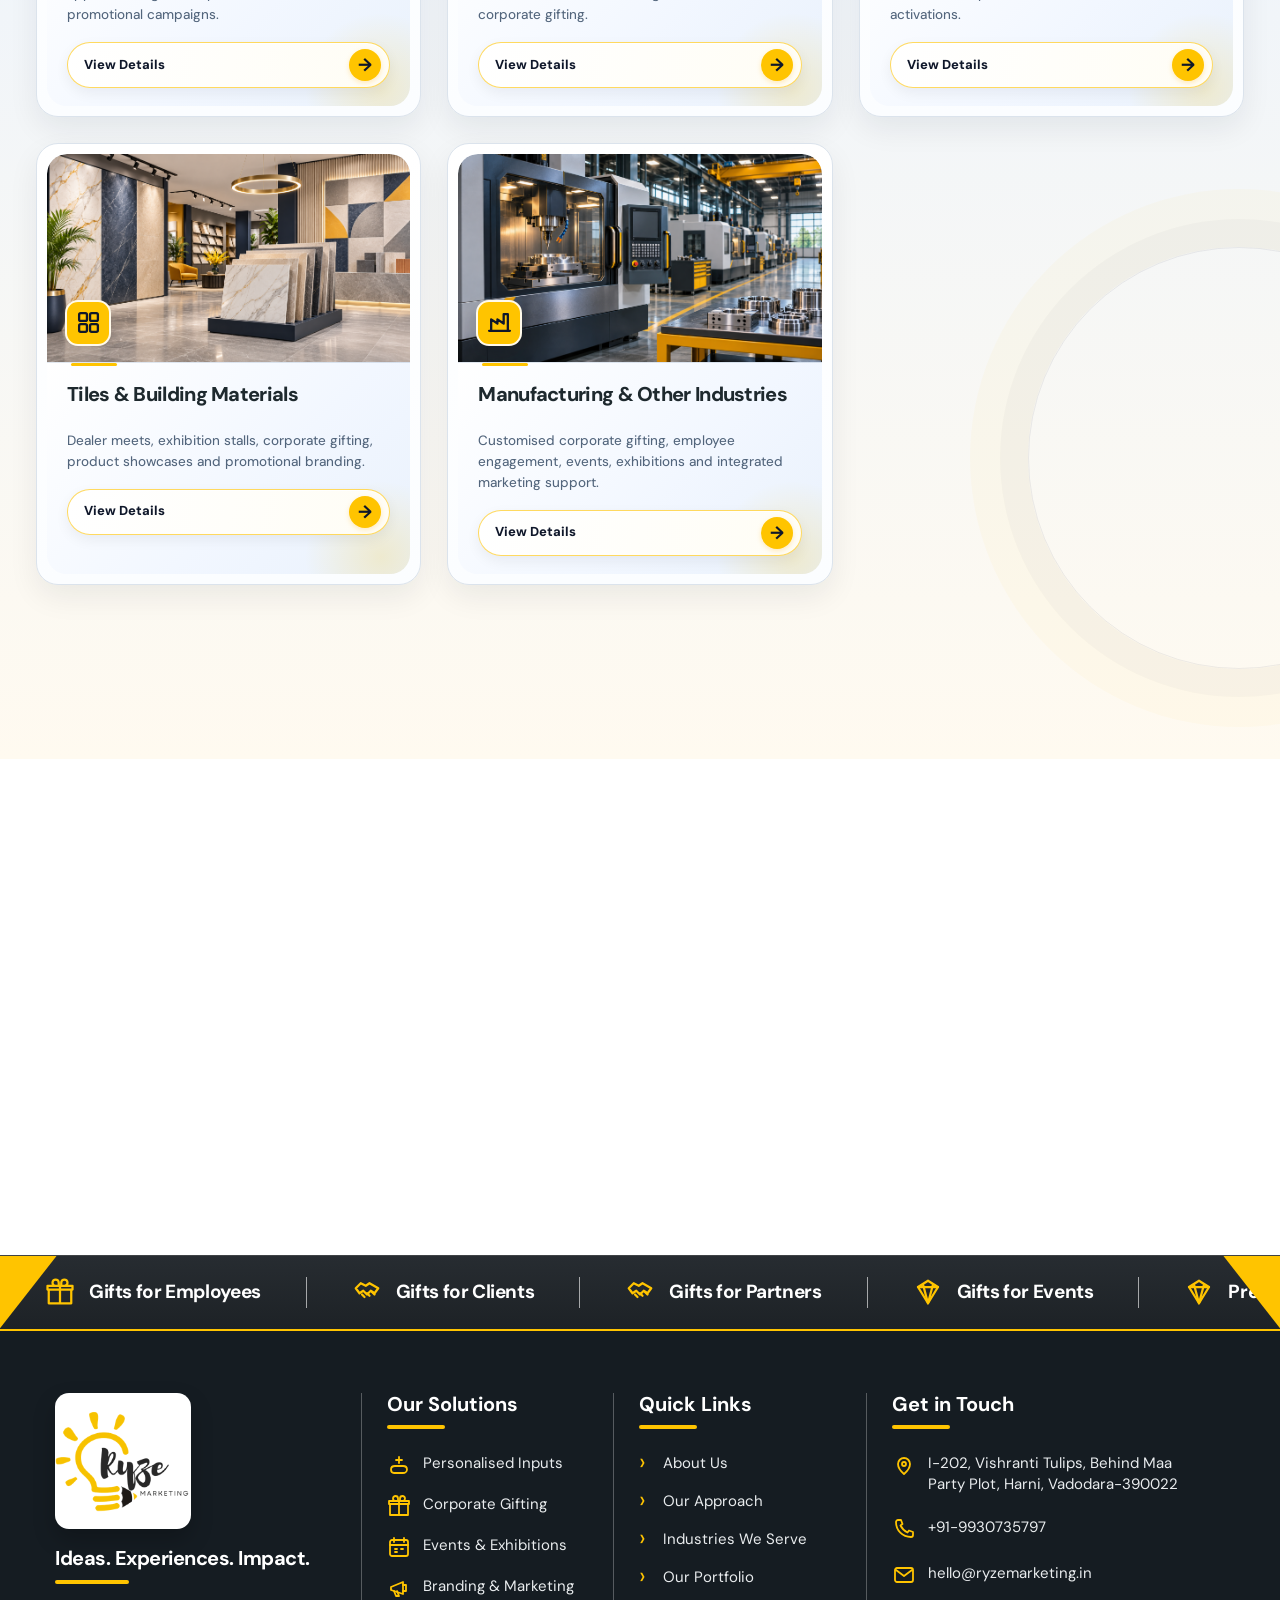
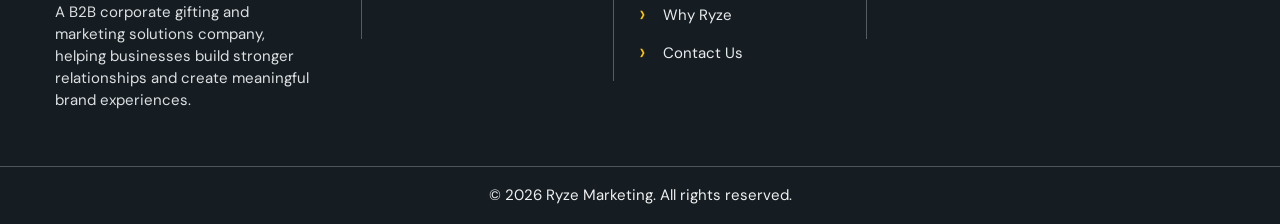
<file: pages/industries.html>
<!doctype html>
<html lang="en">
  <head>
    <meta charset="UTF-8" />
    <meta name="viewport" content="width=device-width, initial-scale=1.0" />
    <meta name="description" content="Explore industries served by Ryze Marketing — Delivering tailored corporate gifting, promotional merchandise and strategic marketing solutions across Healthcare, FMCG, Banking, Insurance, Cement, Paints and more across India." />
    <title>Industries We Serve | Ryze Marketing — Solutions for Diverse Industries</title>
    <link rel="stylesheet" href="../styles.css?v=20261127-industries-detail-v2" />
  </head>
  <body class="industries-page">
    <!-- SVG Icon Sprite -->
    <svg class="svg-sprite" aria-hidden="true" focusable="false">
      <symbol id="icon-chevron" viewBox="0 0 24 24"><path d="m6 9 6 6 6-6"/></symbol>
      <symbol id="icon-arrow" viewBox="0 0 24 24"><path d="M4 12h15M13 6l6 6-6 6"/></symbol>
      <symbol id="icon-pin" viewBox="0 0 24 24"><path d="M12 21s6-5.1 6-10a6 6 0 1 0-12 0c0 4.9 6 10 6 10Z"/><circle cx="12" cy="11" r="2"/></symbol>
      <symbol id="icon-phone" viewBox="0 0 24 24"><path d="M6 3h3l1.5 4-2 1.5a15 15 0 0 0 7 7l1.5-2 4 1.5v3c0 1-1 2-2 2C10.5 20 4 13.5 4 5c0-1 1-2 2-2Z"/></symbol>
      <symbol id="icon-mail" viewBox="0 0 24 24"><rect x="3" y="5" width="18" height="14" rx="2"/><path d="m4 7 8 6 8-6"/></symbol>
      <symbol id="icon-linkedin" viewBox="0 0 24 24"><path d="M16 8a6 6 0 0 1 6 6v7h-4v-7a2 2 0 0 0-2-2 2 2 0 0 0-2 2v7h-4v-7a6 6 0 0 1 6-6z" fill="none" stroke="currentColor" stroke-width="2" stroke-linecap="round" stroke-linejoin="round"/><rect x="2" y="9" width="4" height="12" fill="none" stroke="currentColor" stroke-width="2" stroke-linecap="round" stroke-linejoin="round"/><circle cx="4" cy="4" r="2" fill="none" stroke="currentColor" stroke-width="2" stroke-linecap="round" stroke-linejoin="round"/></symbol>
      <symbol id="icon-instagram" viewBox="0 0 24 24"><rect x="2" y="2" width="20" height="20" rx="5" ry="5" fill="none" stroke="currentColor" stroke-width="2" stroke-linecap="round" stroke-linejoin="round"/><circle cx="12" cy="12" r="3.5" fill="none" stroke="currentColor" stroke-width="2" stroke-linecap="round" stroke-linejoin="round"/><circle cx="17.5" cy="6.5" r="1" fill="currentColor" stroke="none"/></symbol>
      <symbol id="icon-youtube" viewBox="0 0 24 24"><path d="M22.54 6.42a2.78 2.78 0 0 0-1.94-2C18.88 4 12 4 12 4s-6.88 0-8.6.46a2.78 2.78 0 0 0-1.94 2A29 29 0 0 0 1 11.75a29 29 0 0 0 .46 5.33A2.78 2.78 0 0 0 3.4 19c1.72.46 8.6.46 8.6.46s6.88 0 8.6-.46a2.78 2.78 0 0 0 1.94-2 29 29 0 0 0 .46-5.25 29 29 0 0 0-.46-5.33z" fill="none" stroke="currentColor" stroke-width="2" stroke-linecap="round" stroke-linejoin="round"/><polygon points="9.75 15.02 15.5 11.75 9.75 8.48 9.75 15.02" fill="currentColor" stroke="currentColor" stroke-width="1"/></symbol>
      <symbol id="icon-gift" viewBox="0 0 24 24"><path d="M3 10h18v11H3zM2 7h20v3H2zM12 7v14M12 7H8.5a2.5 2.5 0 1 1 2.5-2.5V7ZM12 7h3.5A2.5 2.5 0 1 0 13 4.5V7Z"/></symbol>
      <symbol id="icon-diamond" viewBox="0 0 24 24"><path d="m12 3 8 5-8 13L4 8l8-5Z"/><path d="m4 8h16M8 6l4 15 4-15"/></symbol>
      <symbol id="icon-handshake" viewBox="0 0 24 24"><path d="m3 9 4-4 4 2 3-2 7 4-3 4-3-2-3 3-3-3-3 2-3-4Z"/><path d="m8 14 2 2M12 13l2 2M16 12l2 2"/></symbol>
      <symbol id="icon-calendar" viewBox="0 0 24 24"><rect x="3" y="5" width="18" height="16" rx="2"/><path d="M7 3v4M17 3v4M3 10h18M8 14h2M14 14h2M8 17h2"/></symbol>
      <symbol id="icon-megaphone" viewBox="0 0 24 24"><path d="m4 11 12-5v12L4 14v-3Z"/><path d="M16 9h3v6h-3M7 15l2 5h3l-2-5"/></symbol>
      <symbol id="icon-layers" viewBox="0 0 24 24"><polygon points="12 2 2 7 12 12 22 7 12 2"/><polyline points="2 17 12 22 22 17"/><polyline points="2 12 12 17 22 12"/></symbol>
      <symbol id="icon-medical" viewBox="0 0 24 24"><path d="M12 4v6M9 7h6M7 20c-2 0-3-1.5-3-3.5S5.5 13 8 13h8c2.5 0 4 1.5 4 3.5S18 20 16 20H7Z"/></symbol>

      <!-- Industry Specific Badges -->
      <symbol id="icon-pharma-bag" viewBox="0 0 24 24"><rect x="3" y="6" width="18" height="15" rx="3" fill="none" stroke="currentColor" stroke-width="2.2" stroke-linecap="round" stroke-linejoin="round"/><path d="M9 6V4a2 2 0 0 1 2-2h2a2 2 0 0 1 2 2v2" fill="none" stroke="currentColor" stroke-width="2.2" stroke-linecap="round" stroke-linejoin="round"/><path d="M12 10v7M8.5 13.5h7" fill="none" stroke="currentColor" stroke-width="2.2" stroke-linecap="round" stroke-linejoin="round"/></symbol>
      <symbol id="icon-cart-fmcg" viewBox="0 0 24 24"><circle cx="9" cy="20" r="1.5" fill="currentColor"/><circle cx="17" cy="20" r="1.5" fill="currentColor"/><path d="M3 4h3l2.5 10.5a1.5 1.5 0 0 0 1.5 1.2h8a1.5 1.5 0 0 0 1.5-1.2L21 7H6.5" fill="none" stroke="currentColor" stroke-width="2.2" stroke-linecap="round" stroke-linejoin="round"/></symbol>
      <symbol id="icon-bank-pillars" viewBox="0 0 24 24"><path d="M3 9.5 12 4l9 5.5v2H3v-2ZM5 11.5v6M9 11.5v6M15 11.5v6M19 11.5v6M3 17.5h18v3H3v-3Z" fill="none" stroke="currentColor" stroke-width="2.2" stroke-linecap="round" stroke-linejoin="round"/></symbol>
      <symbol id="icon-shield-insurance" viewBox="0 0 24 24"><path d="M12 3s8 3.5 8 9c0 5-4.5 8.5-8 10-3.5-1.5-8-5-8-10 0-5.5 8-9 8-9Z" fill="none" stroke="currentColor" stroke-width="2.2" stroke-linecap="round" stroke-linejoin="round"/><path d="m9 12 2 2 4-4" fill="none" stroke="currentColor" stroke-width="2.2" stroke-linecap="round" stroke-linejoin="round"/></symbol>
      <symbol id="icon-paint-roller" viewBox="0 0 24 24"><rect x="4" y="4" width="16" height="6.5" rx="2" fill="none" stroke="currentColor" stroke-width="2.2" stroke-linecap="round" stroke-linejoin="round"/><path d="M12 10.5v4a2 2 0 0 1-2 2H9v4.5" fill="none" stroke="currentColor" stroke-width="2.2" stroke-linecap="round" stroke-linejoin="round"/><circle cx="9" cy="21" r="1" fill="currentColor"/></symbol>
      <symbol id="icon-cement-stack" viewBox="0 0 24 24"><polygon points="12 3 2 8 12 13 22 8 12 3" fill="none" stroke="currentColor" stroke-width="2.2" stroke-linecap="round" stroke-linejoin="round"/><polyline points="2 12 12 17 22 12" fill="none" stroke="currentColor" stroke-width="2.2" stroke-linecap="round" stroke-linejoin="round"/><polyline points="2 16 12 21 22 16" fill="none" stroke="currentColor" stroke-width="2.2" stroke-linecap="round" stroke-linejoin="round"/></symbol>
      <symbol id="icon-tiles-square" viewBox="0 0 24 24"><rect x="3" y="3" width="7.5" height="7.5" rx="1.5" fill="none" stroke="currentColor" stroke-width="2.2" stroke-linecap="round" stroke-linejoin="round"/><rect x="13.5" y="3" width="7.5" height="7.5" rx="1.5" fill="none" stroke="currentColor" stroke-width="2.2" stroke-linecap="round" stroke-linejoin="round"/><rect x="3" y="13.5" width="7.5" height="7.5" rx="1.5" fill="none" stroke="currentColor" stroke-width="2.2" stroke-linecap="round" stroke-linejoin="round"/><rect x="13.5" y="13.5" width="7.5" height="7.5" rx="1.5" fill="none" stroke="currentColor" stroke-width="2.2" stroke-linecap="round" stroke-linejoin="round"/></symbol>
      <symbol id="icon-durables-screen" viewBox="0 0 24 24"><rect x="2" y="4" width="20" height="13" rx="2" fill="none" stroke="currentColor" stroke-width="2.2" stroke-linecap="round" stroke-linejoin="round"/><path d="M8 21h8M12 17v4" fill="none" stroke="currentColor" stroke-width="2.2" stroke-linecap="round" stroke-linejoin="round"/></symbol>
      <symbol id="icon-manufacturing-factory" viewBox="0 0 24 24"><path d="M2 20h20M4 20V9l6 4V9l6 4V4h4v16" fill="none" stroke="currentColor" stroke-width="2.2" stroke-linecap="round" stroke-linejoin="round"/></symbol>
    </svg>

    <!-- Header (matching index.html & about.html structure) -->
    <header class="site-header" data-header>
      <div class="container nav-wrap">
        <a class="brand" href="../index.html" aria-label="Ryze Marketing home">
          <img class="logo-image" src="../assets/logo.png" alt="Ryze Marketing" />
        </a>

        <button class="menu-toggle" type="button" aria-expanded="false" aria-controls="main-nav" aria-label="Toggle navigation">
          <span></span><span></span><span></span>
        </button>

        <nav class="main-nav" id="main-nav" aria-label="Main navigation">
          <div class="nav-links">
            <a href="../index.html">Home</a>
            <a href="./about.html">About Us</a>
            <div class="nav-dropdown-wrap">
              <button class="nav-dropdown-trigger" type="button" aria-haspopup="true" aria-expanded="false">
                Our Solutions <svg class="nav-chevron"><use href="#icon-chevron" /></svg>
              </button>
              <div class="nav-dropdown" role="menu">
                <a href="./deatilspage/Personalised%20Inputs.html" role="menuitem">Personalised Inputs</a>
                <a href="./deatilspage/Corporate%20Gifting.html" role="menuitem">Corporate Gifting</a>
                <a href="./deatilspage/Events%20%26%20Exhibitions.html" role="menuitem">Events &amp; Exhibitions</a>
                <a href="./deatilspage/Branding%20%26%20Marketing.html" role="menuitem">Branding &amp; Marketing</a>
              </div>
            </div>
            <a class="active" href="./industries.html">Industries We Serve</a>
            <a href="./portfolio.html">Our Portfolio</a>
            <a href="./contact.html">Contact Us</a>
          </div>
          <a class="nav-cta" href="./contact.html#contact-form-section">Request a Quote <svg class="button-icon"><use href="#icon-arrow" /></svg></a>
        </nav>
      </div>
    </header>

    <main id="top">
      <!-- 1. Hero Section -->
      <section class="contact-hero-section industries-hero-section" aria-label="Industries Hero Banner">
        <div class="container">
          <div class="contact-hero-inner">
            <nav class="contact-breadcrumb" aria-label="Breadcrumb">
              <a href="../index.html">Home</a>
              <span class="crumb-separator" aria-hidden="true">&gt;</span>
              <span class="crumb-current">Industries</span>
            </nav>
            <h1 class="contact-hero-title">Industries</h1>
            <p class="contact-hero-subtitle">Industry-Focused Solutions. One Trusted Partner.</p>
            <div class="contact-hero-bar" aria-hidden="true"></div>
          </div>
        </div>
      </section>

      <!-- 2. Main Industries Content Section -->
      <section class="industries-main-section" aria-labelledby="industries-main-title">
        <div class="container">
          <!-- Section Heading Wrap -->
          <div class="industries-header-wrap">
            <div class="who-kicker-bar">
              <span class="who-kicker-line" aria-hidden="true"></span>
              <span class="who-kicker-text">INDUSTRIES WE SERVE</span>
              <span class="who-kicker-line" aria-hidden="true"></span>
            </div>
            <h2 id="industries-main-title" class="industries-section-title">
              <span class="industries-title-line">Industry-Focused Solutions.</span>
              <span class="industries-title-highlight">One Trusted Partner.
                <svg class="industries-title-underline" viewBox="0 0 360 18" fill="none" preserveAspectRatio="none" aria-hidden="true">
                  <path d="M4 12 C88 5 264 5 356 10" stroke="#ffc400" stroke-width="4.5" stroke-linecap="round" />
                </svg>
              </span>
            </h2>
            <p class="industries-section-lead">
              Every industry has different marketing requirements. At Ryze Marketing, we understand these differences and develop customised gifting, engagement, event and branding solutions to meet specific business objectives.
            </p>
          </div>

          <!-- 3. The 8 Industry Cards Grid -->
          <div class="industries-grid">
            
            <!-- Card 1: Pharmaceuticals & Healthcare -->
            <article class="industry-card is-primary">
              <div class="industry-card-img-wrap">
                <img src="../assets/industry-pharma.png" alt="Pharmaceuticals & Healthcare gifting and marketing" loading="lazy" />
                <div class="industry-badge" aria-hidden="true">
                  <svg class="industry-badge-icon"><use href="#icon-pharma-bag" /></svg>
                </div>
              </div>
              <div class="industry-card-body">
                <h3 class="industry-card-title">Pharmaceuticals &amp; Healthcare</h3>
                <p class="industry-card-desc">Our primary focus: doctor inputs, patient engagement, launches and pharma gifting.</p>
                <a class="industry-learn-more" href="./industry-detail.html?industry=pharmaceuticals">View Details <span aria-hidden="true">→</span></a>
              </div>
              <div class="industry-corner-accent" aria-hidden="true">
                <svg viewBox="0 0 60 60" fill="none" preserveAspectRatio="none">
                  <path d="M 0,60 C 20,60 46,46 60,14 L 60,60 Z" fill="#ffc400" />
                </svg>
              </div>
            </article>

            <!-- Card 2: FMCG -->
            <article class="industry-card">
              <div class="industry-card-img-wrap">
                <img src="../assets/industry-fmcg.png" alt="FMCG consumer brand promotions" loading="lazy" />
                <div class="industry-badge" aria-hidden="true">
                  <svg class="industry-badge-icon"><use href="#icon-cart-fmcg" /></svg>
                </div>
              </div>
              <div class="industry-card-body">
                <h3 class="industry-card-title">FMCG</h3>
                <p class="industry-card-desc">Corporate gifting, promotional merchandise, product launch support, brand activations and marketing communication.</p>
                <a class="industry-learn-more" href="./industry-detail.html?industry=fmcg">View Details <span aria-hidden="true">→</span></a>
              </div>
              <div class="industry-corner-accent" aria-hidden="true">
                <svg viewBox="0 0 60 60" fill="none" preserveAspectRatio="none">
                  <path d="M 0,60 C 20,60 46,46 60,14 L 60,60 Z" fill="#ffc400" />
                </svg>
              </div>
            </article>

            <!-- Card 3: Banking & Financial Services -->
            <article class="industry-card">
              <div class="industry-card-img-wrap">
                <img src="../assets/industry-banking.png" alt="Banking & Financial Services gifting solutions" loading="lazy" />
                <div class="industry-badge" aria-hidden="true">
                  <svg class="industry-badge-icon"><use href="#icon-bank-pillars" /></svg>
                </div>
              </div>
              <div class="industry-card-body">
                <h3 class="industry-card-title">Banking &amp; Financial Services</h3>
                <p class="industry-card-desc">Customer engagement programmes, employee gifting, promotional merchandise, corporate events and branding.</p>
                <a class="industry-learn-more" href="./industry-detail.html?industry=banking">View Details <span aria-hidden="true">→</span></a>
              </div>
              <div class="industry-corner-accent" aria-hidden="true">
                <svg viewBox="0 0 60 60" fill="none" preserveAspectRatio="none">
                  <path d="M 0,60 C 20,60 46,46 60,14 L 60,60 Z" fill="#ffc400" />
                </svg>
              </div>
            </article>

            <!-- Card 4: Insurance -->
            <article class="industry-card">
              <div class="industry-card-img-wrap">
                <img src="../assets/industry-insurance.png" alt="Insurance customer rewards and partner loyalty" loading="lazy" />
                <div class="industry-badge" aria-hidden="true">
                  <svg class="industry-badge-icon"><use href="#icon-shield-insurance" /></svg>
                </div>
              </div>
              <div class="industry-card-body">
                <h3 class="industry-card-title">Insurance</h3>
                <p class="industry-card-desc">Agent engagement programmes, employee appreciation gifts, corporate merchandise and promotional campaigns.</p>
                <a class="industry-learn-more" href="./industry-detail.html?industry=insurance">View Details <span aria-hidden="true">→</span></a>
              </div>
              <div class="industry-corner-accent" aria-hidden="true">
                <svg viewBox="0 0 60 60" fill="none" preserveAspectRatio="none">
                  <path d="M 0,60 C 20,60 46,46 60,14 L 60,60 Z" fill="#ffc400" />
                </svg>
              </div>
            </article>

            <!-- Card 5: Paints & Coatings -->
            <article class="industry-card">
              <div class="industry-card-img-wrap">
                <img src="../assets/industry-paints.png" alt="Paints & Coatings distributor loyalty marketing" loading="lazy" />
                <div class="industry-badge" aria-hidden="true">
                  <svg class="industry-badge-icon"><use href="#icon-paint-roller" /></svg>
                </div>
              </div>
              <div class="industry-card-body">
                <h3 class="industry-card-title">Paints &amp; Coatings</h3>
                <p class="industry-card-desc">Dealer and distributor engagement, promotional merchandise, retail branding, sales meets and corporate gifting.</p>
                <a class="industry-learn-more" href="./industry-detail.html?industry=paints">View Details <span aria-hidden="true">→</span></a>
              </div>
              <div class="industry-corner-accent" aria-hidden="true">
                <svg viewBox="0 0 60 60" fill="none" preserveAspectRatio="none">
                  <path d="M 0,60 C 20,60 46,46 60,14 L 60,60 Z" fill="#ffc400" />
                </svg>
              </div>
            </article>

            <!-- Card 6: Cement & Building Materials -->
            <article class="industry-card">
              <div class="industry-card-img-wrap">
                <img src="../assets/industry-cement.png" alt="Cement industry channel partner rewards" loading="lazy" />
                <div class="industry-badge" aria-hidden="true">
                  <svg class="industry-badge-icon"><use href="#icon-cement-stack" /></svg>
                </div>
              </div>
              <div class="industry-card-body">
                <h3 class="industry-card-title">Cement &amp; Building Materials</h3>
                <p class="industry-card-desc">Dealer engagement, channel partner gifting, sales conferences, promotional materials and brand activations.</p>
                <a class="industry-learn-more" href="./industry-detail.html?industry=cement">View Details <span aria-hidden="true">→</span></a>
              </div>
              <div class="industry-corner-accent" aria-hidden="true">
                <svg viewBox="0 0 60 60" fill="none" preserveAspectRatio="none">
                  <path d="M 0,60 C 20,60 46,46 60,14 L 60,60 Z" fill="#ffc400" />
                </svg>
              </div>
            </article>

            <!-- Card 7: Tiles & Building Materials -->
            <article class="industry-card">
              <div class="industry-card-img-wrap">
                <img src="../assets/industry-tiles.png" alt="Tiles & Building Materials dealer network marketing" loading="lazy" />
                <div class="industry-badge" aria-hidden="true">
                  <svg class="industry-badge-icon"><use href="#icon-tiles-square" /></svg>
                </div>
              </div>
              <div class="industry-card-body">
                <h3 class="industry-card-title">Tiles &amp; Building Materials</h3>
                <p class="industry-card-desc">Dealer meets, exhibition stalls, corporate gifting, product showcases and promotional branding.</p>
                <a class="industry-learn-more" href="./industry-detail.html?industry=tiles">View Details <span aria-hidden="true">→</span></a>
              </div>
              <div class="industry-corner-accent" aria-hidden="true">
                <svg viewBox="0 0 60 60" fill="none" preserveAspectRatio="none">
                  <path d="M 0,60 C 20,60 46,46 60,14 L 60,60 Z" fill="#ffc400" />
                </svg>
              </div>
            </article>

            <!-- Card 8: Manufacturing & Other Industries -->
            <article class="industry-card">
              <div class="industry-card-img-wrap">
                <img src="../assets/industry-manufacturing.png" alt="Manufacturing & Industrial enterprise gifting" loading="lazy" />
                <div class="industry-badge" aria-hidden="true">
                  <svg class="industry-badge-icon"><use href="#icon-manufacturing-factory" /></svg>
                </div>
              </div>
              <div class="industry-card-body">
                <h3 class="industry-card-title">Manufacturing &amp; Other Industries</h3>
                <p class="industry-card-desc">Customised corporate gifting, employee engagement, events, exhibitions and integrated marketing support.</p>
                <a class="industry-learn-more" href="./industry-detail.html?industry=manufacturing">View Details <span aria-hidden="true">→</span></a>
              </div>
              <div class="industry-corner-accent" aria-hidden="true">
                <svg viewBox="0 0 60 60" fill="none" preserveAspectRatio="none">
                  <path d="M 0,60 C 20,60 46,46 60,14 L 60,60 Z" fill="#ffc400" />
                </svg>
              </div>
            </article>

          </div>

        </div>
      </section>

      <!-- 4. Home Page CTA Section (as requested by user) -->
      <section class="cta-reference" id="cta-section">
        <div class="cta-reference-corner cta-reference-corner-left" aria-hidden="true"></div>
        <div class="cta-reference-corner cta-reference-corner-right" aria-hidden="true"></div>
        <div class="cta-reference-inner">
          <div class="cta-reference-copy">
            <p class="cta-reference-kicker"><span></span>READY TO ELEVATE YOUR BRAND?<span></span></p>
            <h2>Let’s Bring Your Gifting &amp;<br class="cta-title-desktop-break" />Marketing <em>Ideas to Life</em></h2>
            <p class="cta-reference-lead">Partner with Ryze Marketing for customised corporate gifting,<br class="cta-desktop-only" /> brand promotions, events and exhibitions.</p>
          </div>
          <div class="cta-reference-products">
            <img src="../assets/cta-products.png" alt="Curated corporate gifting products" loading="lazy" />
            <img class="cta-reference-logo" src="../assets/logo.png" alt="Ryze Marketing logo" loading="lazy" />
          </div>
          <div class="cta-reference-action">
            <a class="button" href="./contact.html#contact-form-section">Get in Touch <svg class="button-icon" aria-hidden="true"><use href="#icon-arrow" /></svg></a>
          </div>
        </div>
      </section>
    </main>

    <!-- Marquee Strip (matching the home page) -->
    <section class="marquee-strip footer-marquee" aria-label="Corporate gifting solutions">
      <div class="marquee-track">
        <div class="marquee-group">
          <div class="marquee-item"><svg class="marquee-icon"><use href="#icon-gift" /></svg><span>Gifts for Employees</span></div><i></i>
          <div class="marquee-item"><svg class="marquee-icon"><use href="#icon-handshake" /></svg><span>Gifts for Clients</span></div><i></i>
          <div class="marquee-item"><svg class="marquee-icon"><use href="#icon-handshake" /></svg><span>Gifts for Partners</span></div><i></i>
          <div class="marquee-item"><svg class="marquee-icon"><use href="#icon-diamond" /></svg><span>Gifts for Events</span></div><i></i>
          <div class="marquee-item"><svg class="marquee-icon"><use href="#icon-diamond" /></svg><span>Premium Corporate Gifts</span></div><i></i>
        </div>
        <div class="marquee-group" aria-hidden="true">
          <div class="marquee-item"><svg class="marquee-icon"><use href="#icon-gift" /></svg><span>Gifts for Employees</span></div><i></i>
          <div class="marquee-item"><svg class="marquee-icon"><use href="#icon-handshake" /></svg><span>Gifts for Clients</span></div><i></i>
          <div class="marquee-item"><svg class="marquee-icon"><use href="#icon-handshake" /></svg><span>Gifts for Partners</span></div><i></i>
          <div class="marquee-item"><svg class="marquee-icon"><use href="#icon-diamond" /></svg><span>Gifts for Events</span></div><i></i>
          <div class="marquee-item"><svg class="marquee-icon"><use href="#icon-diamond" /></svg><span>Premium Corporate Gifts</span></div><i></i>
        </div>
      </div>
    </section>

    <!-- Site Footer (Exact match with Home & About page) -->
    <footer class="site-footer reference-footer" id="footer">
      <div class="container footer-grid">
        <div class="footer-about">
          <a class="footer-logo" href="../index.html"><img src="../assets/logo.png" alt="Ryze Marketing" /></a>
          <h3>Ideas. Experiences. Impact.</h3>
          <p>A B2B corporate gifting and marketing solutions company, helping businesses build stronger relationships and
            create meaningful brand experiences.</p>
        </div>
        <div class="footer-column">
          <h3>Our Solutions</h3><a href="./deatilspage/Personalised%20Inputs.html"><svg class="footer-icon">
              <use href="#icon-medical" />
            </svg><span>Personalised Inputs</span></a><a href="../index.html#solutions"><svg class="footer-icon">
              <use href="#icon-gift" />
            </svg><span>Corporate Gifting</span></a><a href="../index.html#solutions"><svg class="footer-icon">
              <use href="#icon-calendar" />
            </svg><span>Events &amp; Exhibitions</span></a><a href="../index.html#solutions"><svg class="footer-icon">
              <use href="#icon-megaphone" />
            </svg><span>Branding &amp; Marketing</span></a>
        </div>
        <div class="footer-column">
          <h3>Quick Links</h3>
          <a href="./about.html"><span class="footer-arrow">›</span><span>About Us</span></a>
          <a href="../index.html#approach"><span class="footer-arrow">›</span><span>Our Approach</span></a>
          <a href="./industries.html"><span class="footer-arrow">›</span><span>Industries We Serve</span></a>
          <a href="./portfolio.html"><span class="footer-arrow">›</span><span>Our Portfolio</span></a>
          <a href="../index.html#why-choose"><span class="footer-arrow">›</span><span>Why Ryze</span></a>
          <a href="./contact.html"><span class="footer-arrow">›</span><span>Contact Us</span></a>
        </div>
        <div class="footer-column footer-contact">
          <h3>Get in Touch</h3><a href="./contact.html"><svg class="footer-icon">
              <use href="#icon-pin" />
            </svg><span>I-202, Vishranti Tulips, Behind Maa Party Plot, Harni, Vadodara-390022</span></a><a
            href="tel:+919930735797"><svg class="footer-icon">
              <use href="#icon-phone" />
            </svg><span>+91-9930735797</span></a><a href="mailto:hello@ryzemarketing.in"><svg class="footer-icon">
              <use href="#icon-mail" />
            </svg><span>hello@ryzemarketing.in</span></a>
        </div>
      </div>
      <div class="footer-bottom">
        <div class="container"><span class="copyright-link">© 2026 Ryze Marketing. All rights reserved.</span></div>
      </div>
    </footer>

    <!-- Enquiry Popup Modal (Exact Design Match) -->
    <div class="enquiry-modal-backdrop" id="enquiryModal" aria-hidden="true" role="dialog" aria-modal="true" aria-labelledby="enquiryModalTitle">
      <div class="enquiry-modal-card">
        <button type="button" class="enquiry-modal-close" id="closeEnquiryModal" aria-label="Close enquiry popup">
          <svg viewBox="0 0 24 24" fill="none" stroke="currentColor" stroke-width="2.5" stroke-linecap="round" stroke-linejoin="round">
            <line x1="18" y1="6" x2="6" y2="18"></line>
            <line x1="6" y1="6" x2="18" y2="18"></line>
          </svg>
        </button>

        <!-- Left Column: Branding, Copy & Gifts Visual -->
        <div class="enquiry-modal-left">
          <div class="modal-curve-accent" aria-hidden="true">
            <svg viewBox="0 0 160 180" fill="none" preserveAspectRatio="none">
              <path d="M160 0H50C105 25 155 85 160 180V0Z" fill="#ffc400" />
            </svg>
          </div>

          <div class="enquiry-modal-intro">
            <div class="enquiry-modal-brand">
              <img src="../assets/logo.png" alt="Ryze Marketing" class="modal-logo" />
            </div>
            <div class="modal-kicker-bar" aria-hidden="true"></div>
            <h2 class="enquiry-modal-heading" id="enquiryModalTitle">Enquire <span>Now</span></h2>
            <p class="enquiry-modal-subtext">Tell us your requirement and our team will get in touch with the best solution.</p>
          </div>

          <div class="enquiry-modal-visual" aria-hidden="true">
            <img src="../assets/enquiry-modal-gifts.jpg" alt="Ryze Corporate Gifting Products" />
          </div>
        </div>

        <!-- Right Column: Enquiry Form -->
        <div class="enquiry-modal-right">
          <h3 class="enquiry-form-title">Enquiry Form</h3>
          <div class="enquiry-form-bar" aria-hidden="true"></div>

          <form class="enquiry-form" id="enquiryPopupForm" novalidate>
            <div class="popup-field-row">
              <div class="popup-field-group">
                <div class="popup-input-box">
                  <span class="popup-icon" aria-hidden="true">
                    <svg viewBox="0 0 24 24" fill="none" stroke="currentColor" stroke-width="2">
                      <path d="M20 21v-2a4 4 0 0 0-4-4H8a4 4 0 0 0-4 4v2" />
                      <circle cx="12" cy="7" r="4" />
                    </svg>
                  </span>
                  <input type="text" id="popupName" name="name" placeholder="Your Name *" required />
                </div>
              </div>

              <div class="popup-field-group">
                <div class="popup-input-box">
                  <span class="popup-icon" aria-hidden="true">
                    <svg viewBox="0 0 24 24" fill="none" stroke="currentColor" stroke-width="2">
                      <path d="M3 21h18M5 21V5a2 2 0 0 1 2-2h10a2 2 0 0 1 2 2v16M9 9h1M9 13h1M9 17h1M14 9h1M14 13h1M14 17h1" />
                    </svg>
                  </span>
                  <input type="text" id="popupCompany" name="company" placeholder="Your Company (Optional)" />
                </div>
              </div>
            </div>

            <div class="popup-field-row">
              <div class="popup-field-group">
                <div class="popup-input-box">
                  <span class="popup-icon" aria-hidden="true">
                    <svg viewBox="0 0 24 24" fill="none" stroke="currentColor" stroke-width="2">
                      <rect x="3" y="5" width="18" height="14" rx="2" />
                      <path d="m3 7 9 6 9-6" />
                    </svg>
                  </span>
                  <input type="email" id="popupEmail" name="email" placeholder="Email Address *" required />
                </div>
              </div>

              <div class="popup-field-group">
                <div class="popup-input-box">
                  <span class="popup-icon" aria-hidden="true">
                    <svg viewBox="0 0 24 24" fill="none" stroke="currentColor" stroke-width="2">
                      <path d="M22 16.92v3a2 2 0 0 1-2.18 2 19.79 19.79 0 0 1-8.63-3.07 19.5 19.5 0 0 1-6-6 19.79 19.79 0 0 1-3.07-8.67A2 2 0 0 1 4.11 2h3a2 2 0 0 1 2 1.72 12.84 12.84 0 0 0 .7 2.81 2 2 0 0 1-.45 2.11L8.09 9.91a16 16 0 0 0 6 6l1.27-1.27a2 2 0 0 1 2.11-.45 12.84 12.84 0 0 0 2.81.7A2 2 0 0 1 22 16.92z" />
                    </svg>
                  </span>
                  <input type="tel" id="popupPhone" name="phone" placeholder="Phone Number *" required />
                </div>
              </div>
            </div>

            <div class="popup-field-row full">
              <div class="popup-field-group">
                <div class="popup-input-box popup-select-wrap">
                  <span class="popup-icon" aria-hidden="true">
                    <svg viewBox="0 0 24 24" fill="none" stroke="currentColor" stroke-width="2">
                      <polygon points="12 2 2 7 12 12 22 7 12 2" />
                      <polyline points="2 17 12 22 22 17" />
                      <polyline points="2 12 12 17 22 12" />
                    </svg>
                  </span>
                  <select id="popupRequirement" name="requirement" required>
                    <option value="" disabled selected>Requirement / Interested In *</option>
                    <option value="corporate-gifting">Corporate Gifting</option>
                    <option value="personalised-inputs">Personalised Inputs</option>
                    <option value="events-exhibitions">Events &amp; Exhibitions</option>
                    <option value="branding-marketing">Branding &amp; Marketing</option>
                  </select>
                  <span class="popup-select-chevron" aria-hidden="true">
                    <svg viewBox="0 0 24 24" fill="none" stroke="currentColor" stroke-width="2">
                      <polyline points="6 9 12 15 18 9" />
                    </svg>
                  </span>
                </div>
              </div>
            </div>

            <div class="popup-field-row full">
              <div class="popup-field-group">
                <div class="popup-input-box popup-select-wrap">
                  <span class="popup-icon" aria-hidden="true">
                    <svg viewBox="0 0 24 24" fill="none" stroke="currentColor" stroke-width="2">
                      <path d="M4 7h16M4 12h16M4 17h16" />
                      <circle cx="8" cy="7" r="2" fill="currentColor" stroke="none" />
                      <circle cx="16" cy="12" r="2" fill="currentColor" stroke="none" />
                      <circle cx="10" cy="17" r="2" fill="currentColor" stroke="none" />
                    </svg>
                  </span>
                  <select id="popupService" name="service" required disabled>
                    <option value="" selected>What would you like us to create? *</option>
                  </select>
                  <span class="popup-select-chevron" aria-hidden="true">
                    <svg viewBox="0 0 24 24" fill="none" stroke="currentColor" stroke-width="2">
                      <polyline points="6 9 12 15 18 9" />
                    </svg>
                  </span>
                </div>
              </div>
            </div>

            <div class="popup-field-row full">
              <div class="popup-field-group">
                <div class="popup-input-box popup-textarea-wrap">
                  <span class="popup-icon" aria-hidden="true">
                    <svg viewBox="0 0 24 24" fill="none" stroke="currentColor" stroke-width="2">
                      <path d="M21 15a2 2 0 0 1-2 2H7l-4 4V5a2 2 0 0 1 2-2h14a2 2 0 0 1 2 2z" />
                    </svg>
                  </span>
                  <textarea id="popupMessage" name="message" rows="3" placeholder="Your Message"></textarea>
                </div>
              </div>
            </div>

            <div class="popup-actions">
              <button type="submit" class="popup-submit-btn" id="popupSubmitBtn">
                <span>Submit Enquiry</span>
                <svg class="button-icon" aria-hidden="true"><use href="#icon-arrow" /></svg>
              </button>
            </div>

            <div class="popup-feedback" id="popupFeedback" aria-live="polite"></div>
          </form>
        </div>
      </div>
    </div>

    <script src="../script.js"></script>
  </body>
</html>
</file>
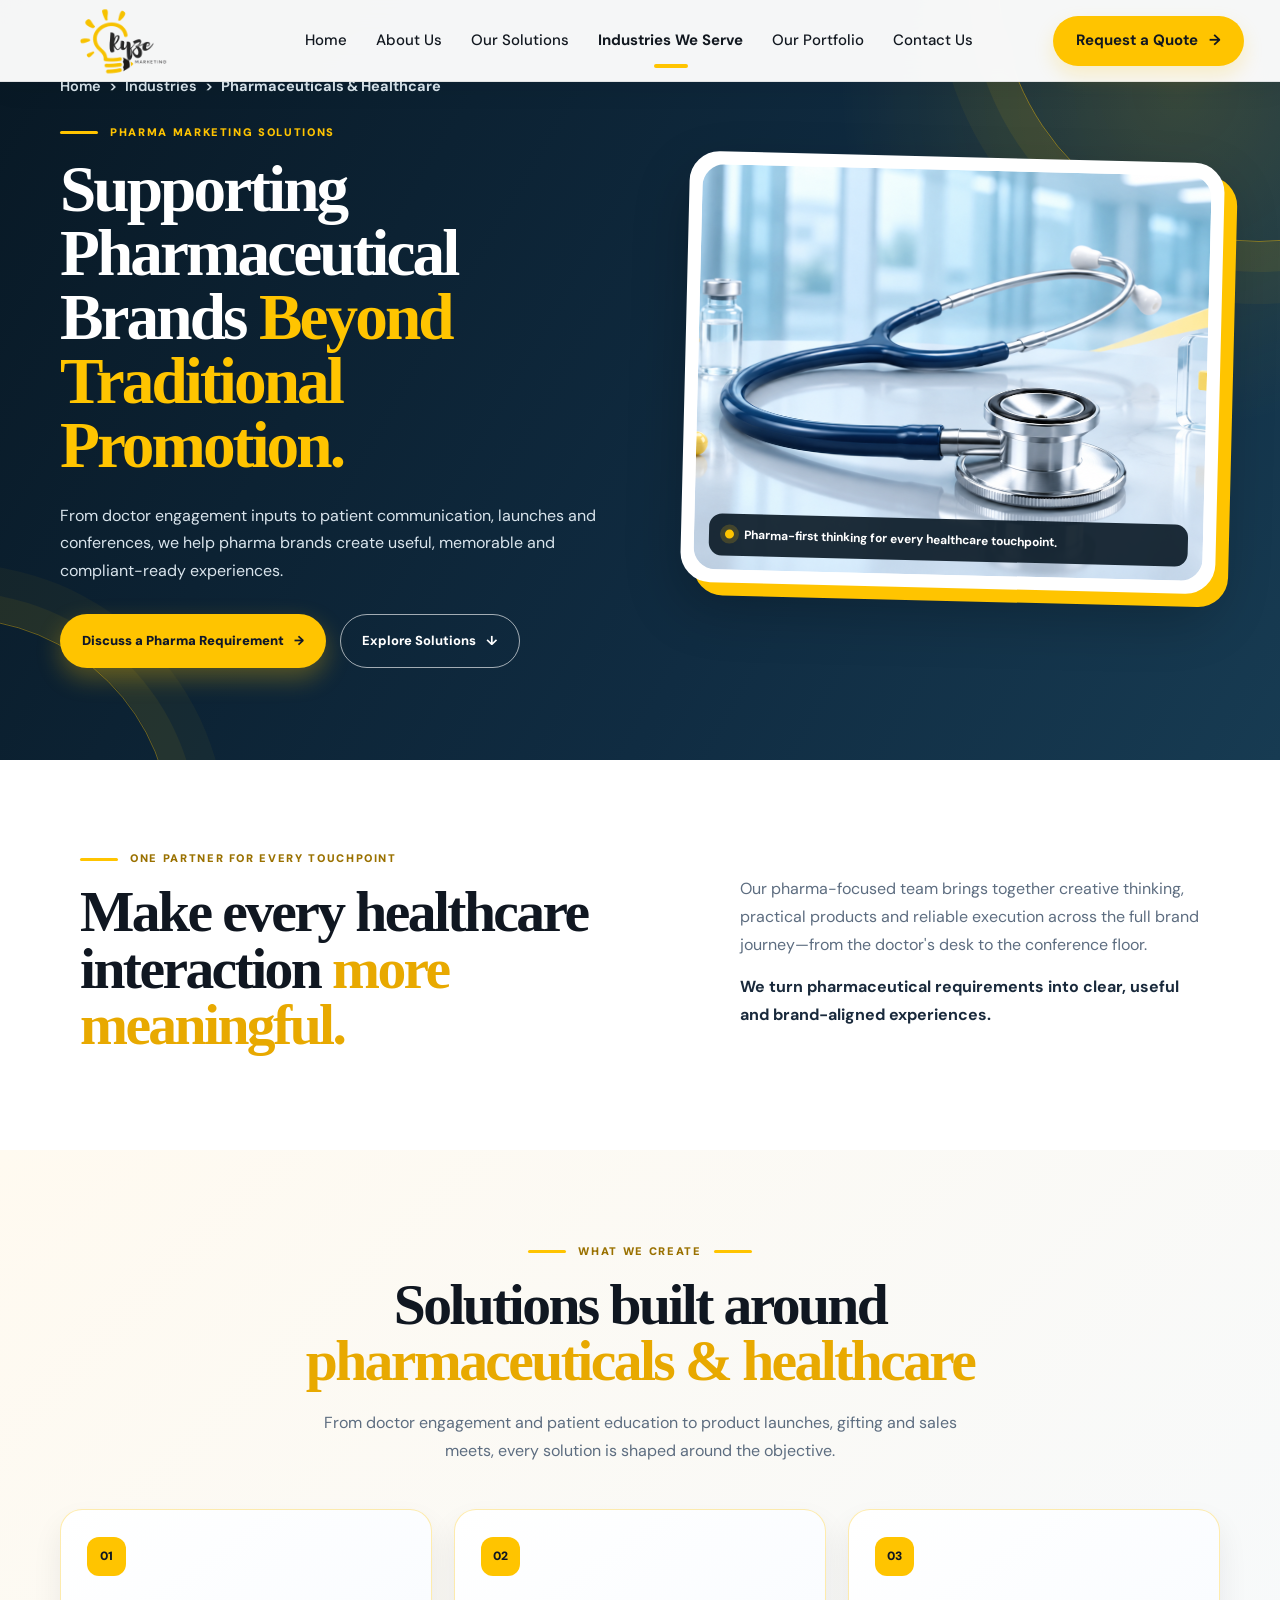
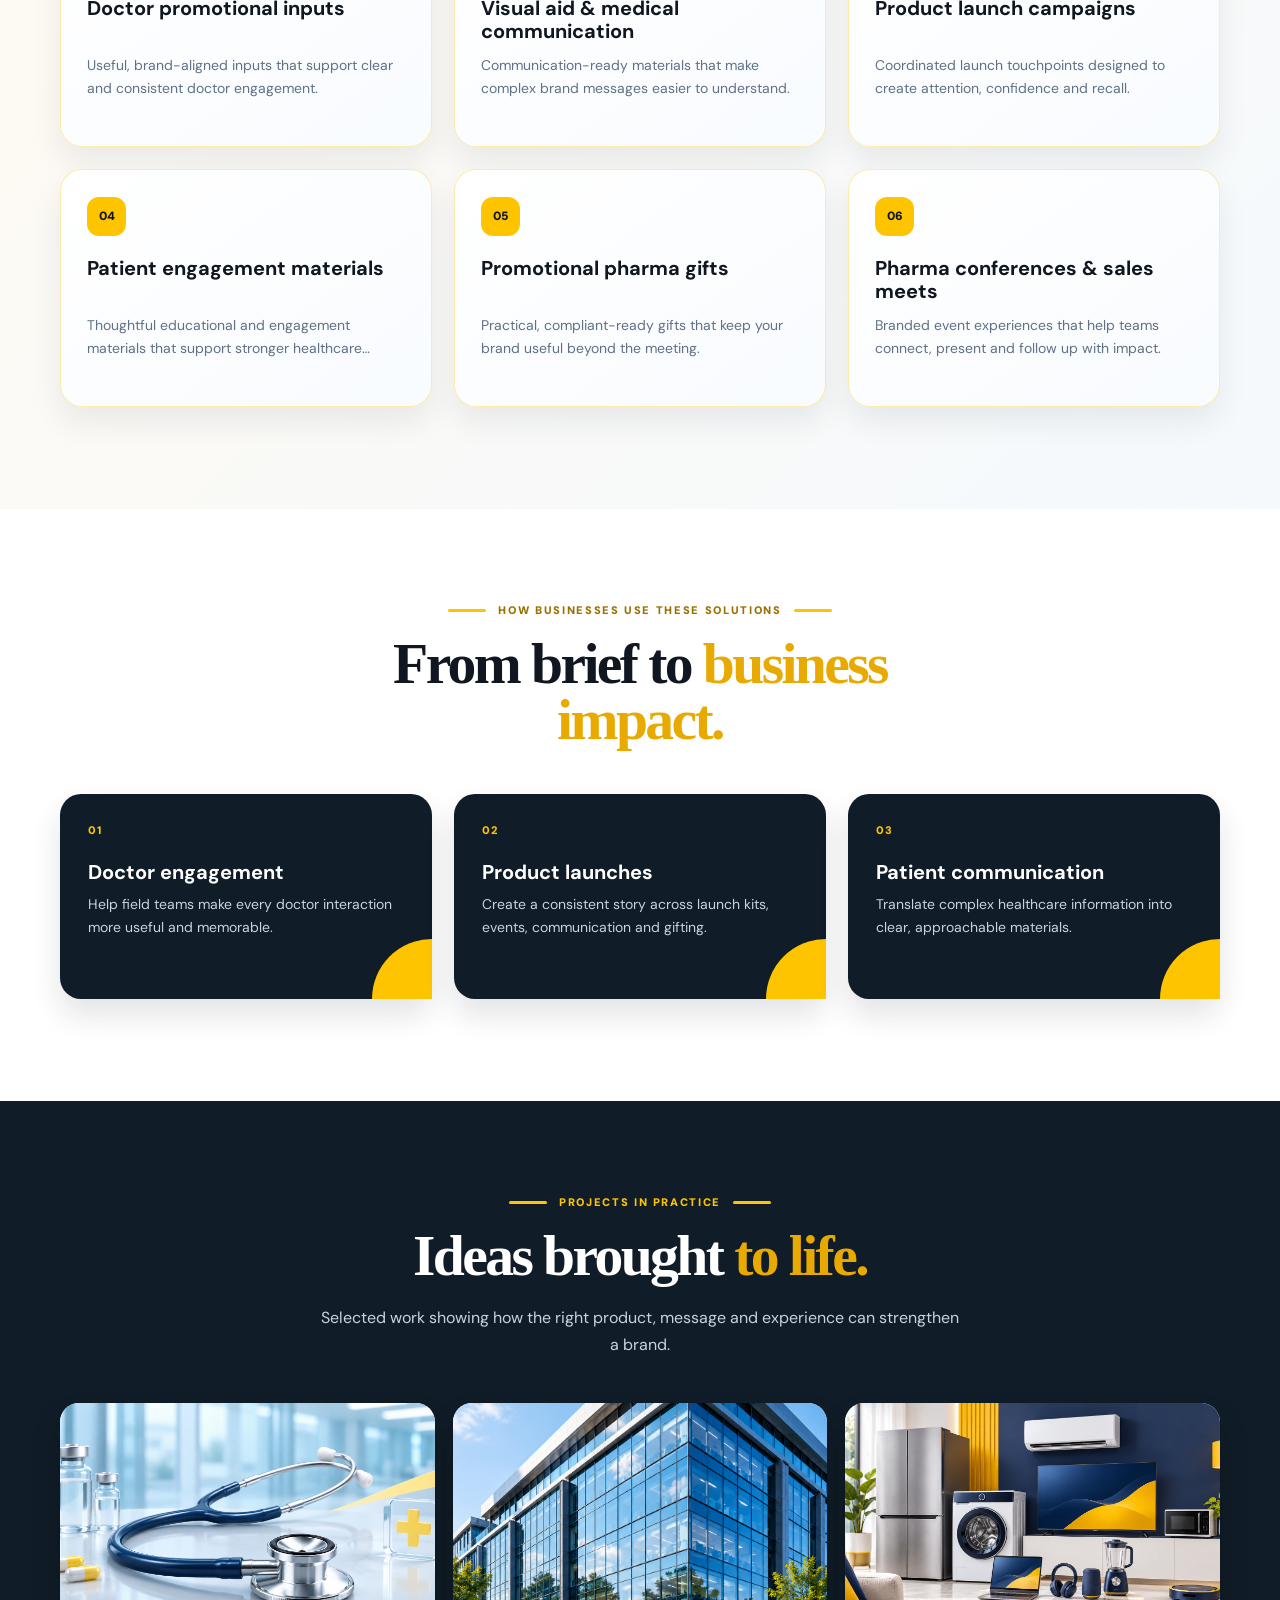
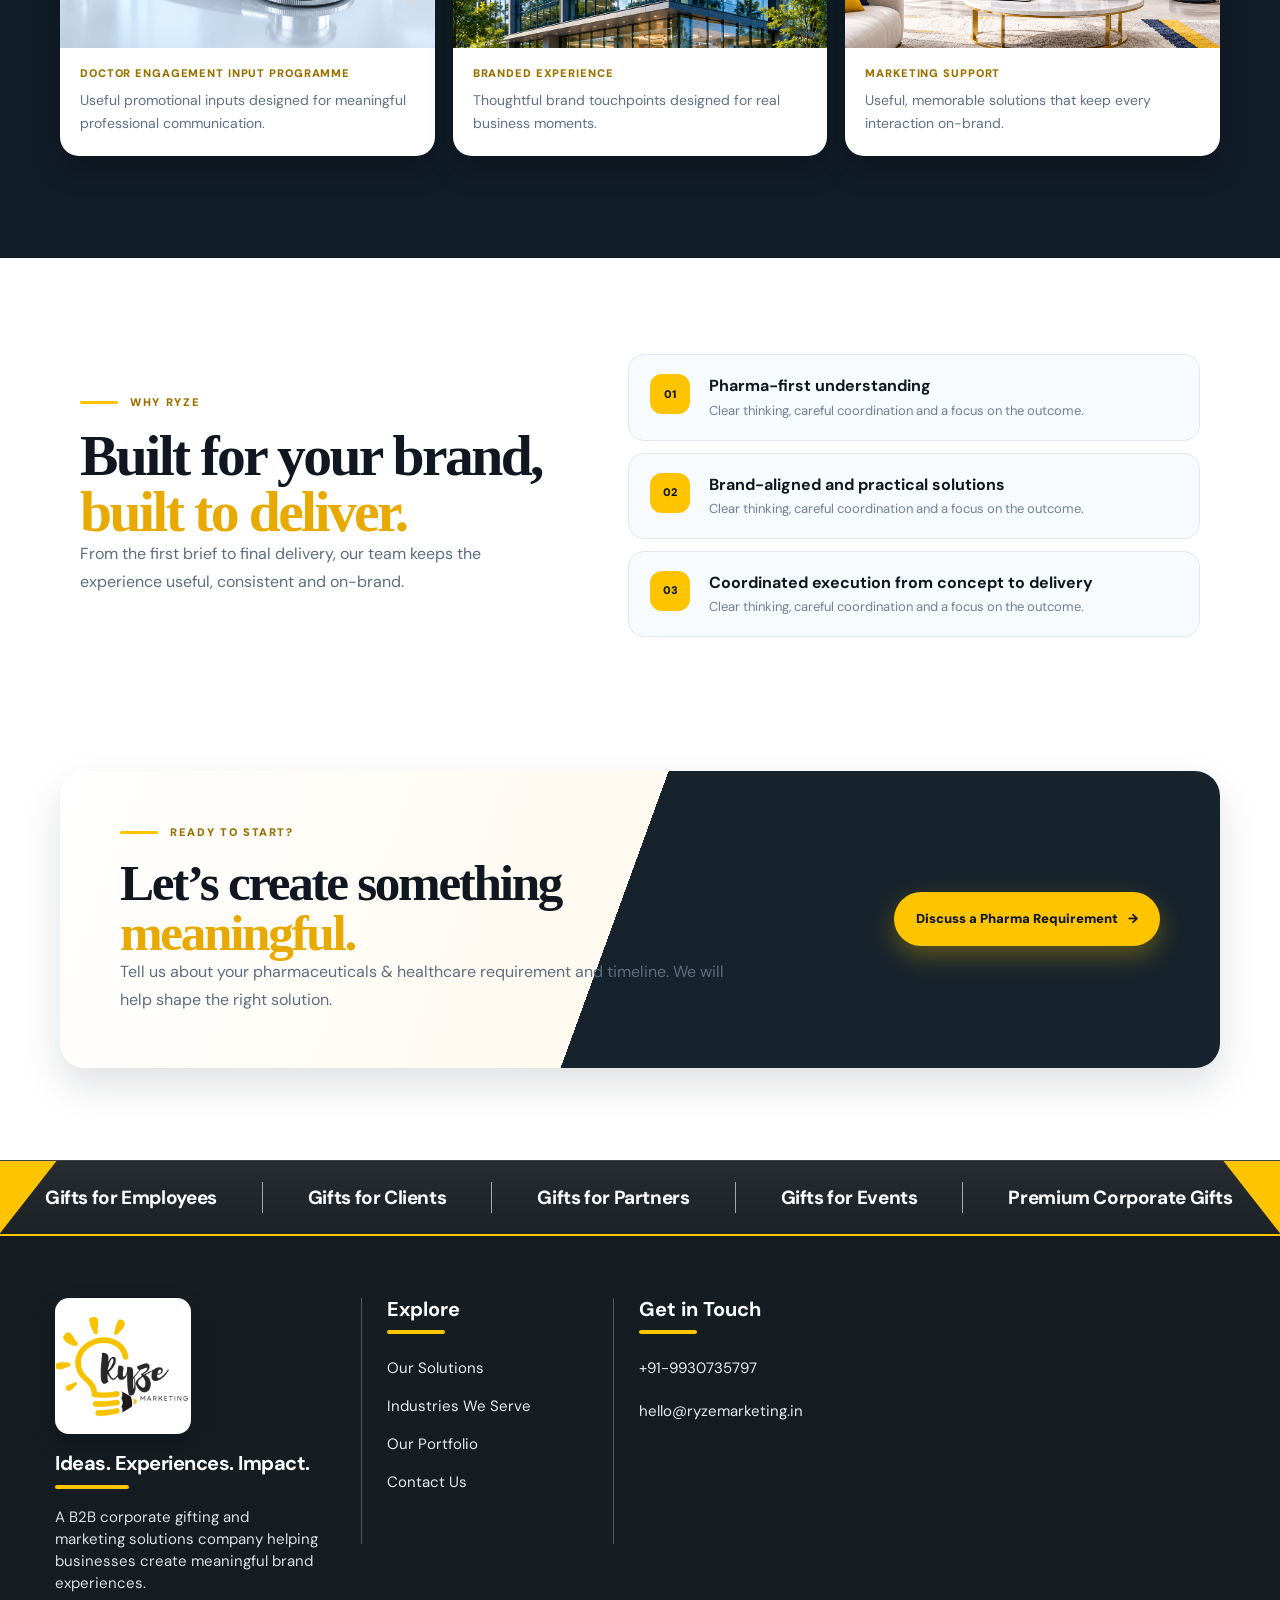
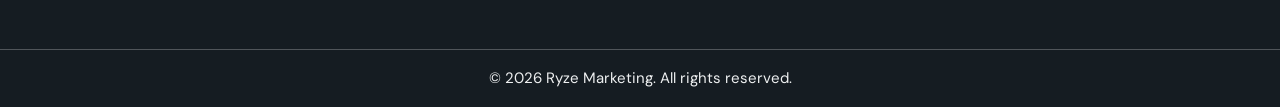
<file: pages/industry-detail.html>
<!doctype html>
<html lang="en">
  <head>
    <meta charset="UTF-8" />
    <meta name="viewport" content="width=device-width, initial-scale=1.0" />
    <meta name="description" content="Industry-specific gifting, engagement, events and branding solutions by Ryze Marketing." />
    <title>Industry Solutions | Ryze Marketing</title>
    <link rel="stylesheet" href="../styles.css?v=20261127-industry-detail-v2" />
  </head>
  <body class="industry-detail-page">
    <header class="site-header" data-header>
      <div class="container nav-wrap">
        <a class="brand" href="../index.html#top" aria-label="Ryze Marketing home"><img class="logo-image" src="../assets/logo.png" alt="Ryze Marketing" /></a>
        <button class="menu-toggle" type="button" aria-expanded="false" aria-controls="industry-detail-nav" aria-label="Toggle navigation"><span></span><span></span><span></span></button>
        <nav class="main-nav" id="industry-detail-nav" aria-label="Main navigation">
          <div class="nav-links"><a href="../index.html#top">Home</a><a href="./about.html">About Us</a><a href="../index.html#solutions">Our Solutions</a><a class="active" href="./industries.html">Industries We Serve</a><a href="./portfolio.html">Our Portfolio</a><a href="./contact.html">Contact Us</a></div>
          <a class="nav-cta" href="./contact.html#contact-form-section">Request a Quote <span aria-hidden="true">&rarr;</span></a>
        </nav>
      </div>
    </header>

    <main>
      <section class="industry-detail-hero industry-page-hero">
        <div class="container industry-detail-hero-inner">
          <div class="industry-page-hero-copy">
            <nav class="contact-breadcrumb" aria-label="Breadcrumb"><a href="../index.html">Home</a><span>&gt;</span><a href="./industries.html">Industries</a><span>&gt;</span><strong id="detailBreadcrumb">Industry</strong></nav>
            <p class="industry-detail-kicker"><span></span><strong id="detailEyebrow">INDUSTRY SOLUTIONS</strong></p>
            <h1 id="detailTitle">Industry Solutions</h1>
            <p id="detailHeroIntro">Solutions designed around your audience, business goals and brand.</p>
            <div class="industry-detail-actions"><a class="button" id="detailHeroCta" href="./contact.html#contact-form-section">Discuss Your Requirement <span aria-hidden="true">&rarr;</span></a><a class="industry-outline-button" href="#detail-services">Explore Solutions <span aria-hidden="true">&darr;</span></a></div>
          </div>
          <div class="industry-detail-hero-media"><img id="detailHeroImage" src="../assets/industry-pharma.png" alt="Industry-focused Ryze Marketing solution" /><div class="industry-hero-caption"><span class="industry-hero-caption-dot"></span><strong id="detailHeroCaption">Ideas, experiences and brand solutions built for business.</strong></div></div>
        </div>
      </section>

      <section class="industry-detail-introduction">
        <div class="container industry-detail-introduction-inner"><div><p class="industry-detail-kicker industry-detail-kicker-dark"><span></span>ONE PARTNER FOR EVERY TOUCHPOINT</p><h2 id="detailPromise">Make every business interaction <em>more meaningful.</em></h2></div><div><p id="detailIntro"></p><p id="detailIntroSupport" class="industry-intro-support"></p></div></div>
      </section>

      <section class="industry-detail-services-section" id="detail-services"><div class="container"><div class="industry-detail-section-heading"><p class="industry-detail-kicker industry-detail-kicker-dark"><span></span>WHAT WE CREATE<span></span></p><h2>Solutions built around <em id="detailHeadingIndustry">your objectives.</em></h2><p id="detailOfferLead">Practical, thoughtful and brand-aligned solutions that help teams build stronger relationships.</p></div><div id="detailServices" class="industry-service-cards"></div></div></section>

      <section class="industry-detail-applications"><div class="container"><div class="industry-detail-section-heading"><p class="industry-detail-kicker industry-detail-kicker-dark"><span></span>HOW BUSINESSES USE THESE SOLUTIONS<span></span></p><h2>From brief to <em>business impact.</em></h2></div><div id="detailApplications" class="industry-application-grid"></div></div></section>

      <section class="industry-detail-portfolio"><div class="container"><div class="industry-detail-section-heading industry-detail-section-heading-light"><p class="industry-detail-kicker"><span></span>PROJECTS IN PRACTICE<span></span></p><h2>Ideas brought <em>to life.</em></h2><p>Selected work showing how the right product, message and experience can strengthen a brand.</p></div><div id="detailPortfolio" class="industry-portfolio-grid"></div></div></section>

      <section class="industry-detail-why"><div class="container industry-detail-why-inner"><div><p class="industry-detail-kicker industry-detail-kicker-dark"><span></span>WHY RYZE</p><h2>Built for your brand, <em>built to deliver.</em></h2><p id="detailWhyIntro">From the first brief to final delivery, our team keeps the experience useful, consistent and on-brand.</p></div><div id="detailWhy" class="industry-why-list"></div></div></section>

      <section class="industry-detail-cta"><div class="container industry-detail-cta-inner"><div><p class="industry-detail-kicker industry-detail-kicker-dark"><span></span>READY TO START?</p><h2>Let&rsquo;s create something <em>meaningful.</em></h2><p id="detailCtaCopy">Tell us about your audience, requirement and timeline. We&rsquo;ll help shape the right solution.</p></div><a class="button" id="detailCta" href="./contact.html#contact-form-section">Get in Touch <span aria-hidden="true">&rarr;</span></a></div></section>
    </main>

    <section class="marquee-strip footer-marquee" aria-label="Corporate gifting solutions"><div class="marquee-track"><div class="marquee-group"><div class="marquee-item"><span>Gifts for Employees</span></div><i></i><div class="marquee-item"><span>Gifts for Clients</span></div><i></i><div class="marquee-item"><span>Gifts for Partners</span></div><i></i><div class="marquee-item"><span>Gifts for Events</span></div><i></i><div class="marquee-item"><span>Premium Corporate Gifts</span></div><i></i></div><div class="marquee-group" aria-hidden="true"><div class="marquee-item"><span>Gifts for Employees</span></div><i></i><div class="marquee-item"><span>Gifts for Clients</span></div><i></i><div class="marquee-item"><span>Gifts for Partners</span></div><i></i><div class="marquee-item"><span>Gifts for Events</span></div><i></i><div class="marquee-item"><span>Premium Corporate Gifts</span></div><i></i></div></div></section>

    <footer class="site-footer reference-footer"><div class="container footer-grid"><div class="footer-about"><a class="footer-logo" href="../index.html"><img src="../assets/logo.png" alt="Ryze Marketing" /></a><h3>Ideas. Experiences. Impact.</h3><p>A B2B corporate gifting and marketing solutions company helping businesses create meaningful brand experiences.</p></div><div class="footer-column"><h3>Explore</h3><a href="../index.html#solutions">Our Solutions</a><a href="./industries.html">Industries We Serve</a><a href="./portfolio.html">Our Portfolio</a><a href="./contact.html">Contact Us</a></div><div class="footer-column footer-contact"><h3>Get in Touch</h3><a href="tel:+919930735797">+91-9930735797</a><a href="mailto:hello@ryzemarketing.in">hello@ryzemarketing.in</a></div></div><div class="footer-bottom"><div class="container">&copy; 2026 Ryze Marketing. All rights reserved.</div></div></footer>

    <script>
      const sharedPortfolio = [{ image: '../assets/industry-corporate.png', label: 'Branded experience', text: 'Thoughtful brand touchpoints designed for real business moments.' }, { image: '../assets/industry-durables.png', label: 'Marketing support', text: 'Useful, memorable solutions that keep every interaction on-brand.' }];
      const industries = {
        pharmaceuticals: { name: 'Pharmaceuticals & Healthcare', eyebrow: 'PHARMA MARKETING SOLUTIONS', image: '../assets/industry-pharma.png', headline: 'Supporting Pharmaceutical Brands Beyond Traditional Promotion.', heroIntro: 'From doctor engagement inputs to patient communication, launches and conferences, we help pharma brands create useful, memorable and compliant-ready experiences.', caption: 'Pharma-first thinking for every healthcare touchpoint.', promise: 'Make every healthcare interaction more meaningful.', intro: 'Our pharma-focused team brings together creative thinking, practical products and reliable execution across the full brand journey—from the doctor\'s desk to the conference floor.', introSupport: 'We turn pharmaceutical requirements into clear, useful and brand-aligned experiences.', offerLead: 'From doctor engagement and patient education to product launches, gifting and sales meets, every solution is shaped around the objective.', cta: 'Discuss a Pharma Requirement', services: [['Doctor promotional inputs', 'Useful, brand-aligned inputs that support clear and consistent doctor engagement.'], ['Visual aid & medical communication', 'Communication-ready materials that make complex brand messages easier to understand.'], ['Product launch campaigns', 'Coordinated launch touchpoints designed to create attention, confidence and recall.'], ['Patient engagement materials', 'Thoughtful educational and engagement materials that support stronger healthcare relationships.'], ['Promotional pharma gifts', 'Practical, compliant-ready gifts that keep your brand useful beyond the meeting.'], ['Pharma conferences & sales meets', 'Branded event experiences that help teams connect, present and follow up with impact.']], applications: [['Doctor engagement', 'Help field teams make every doctor interaction more useful and memorable.'], ['Product launches', 'Create a consistent story across launch kits, events, communication and gifting.'], ['Patient communication', 'Translate complex healthcare information into clear, approachable materials.']], portfolio: [{ image: '../assets/industry-pharma.png', label: 'Doctor engagement input programme', text: 'Useful promotional inputs designed for meaningful professional communication.' }, ...sharedPortfolio], why: ['Pharma-first understanding', 'Brand-aligned and practical solutions', 'Coordinated execution from concept to delivery'] },
        fmcg: { name: 'FMCG', eyebrow: 'FMCG MARKETING SOLUTIONS', image: '../assets/industry-fmcg.png', headline: 'Make Every Consumer Touchpoint Count.', heroIntro: 'Promotional merchandise, gifting and activation support that helps fast-moving brands stay visible, relevant and remembered.', caption: 'Fast-moving ideas for fast-moving brands.', promise: 'Turn everyday brand moments into lasting recall.', intro: 'FMCG brands need speed, consistency and strong visibility. We bring together useful merchandise, campaign thinking and coordinated delivery to help teams show up with impact.', introSupport: 'From product launches to channel engagement, we make the brand experience easier to remember.', offerLead: 'Practical support for promotions, launches, retail moments and customer-facing brand experiences.', cta: 'Discuss an FMCG Requirement', services: [['Promotional merchandise', 'Useful products that extend visibility beyond the campaign moment.'], ['Product launch support', 'Launch kits and branded touchpoints that create attention and early recall.'], ['Brand activations', 'Interactive experiences that bring products closer to customers and channels.'], ['Corporate and channel gifting', 'Thoughtful gifting for employees, distributors, partners and customers.'], ['Retail communication', 'Consistent branded materials that help the story travel across retail touchpoints.'], ['Campaign collateral', 'Coordinated assets that keep every communication clear and recognisable.']], applications: [['Product launches', 'Build launch visibility with coordinated kits, merchandise and communication.'], ['Channel programmes', 'Recognise distributors and partners with useful brand-led experiences.'], ['Employee engagement', 'Create internal moments that turn teams into stronger brand advocates.']], portfolio: [{ image: '../assets/industry-fmcg.png', label: 'Consumer gifting experience', text: 'A curated product story designed for visibility and recall.' }, ...sharedPortfolio], why: ['Campaign-ready thinking', 'Useful products with strong brand visibility', 'Reliable production and delivery support'] },
        banking: { name: 'Banking & Financial Services', eyebrow: 'BANKING & FINANCIAL SERVICES', image: '../assets/industry-banking.png', headline: 'Build Stronger Relationships Through Every Financial Touchpoint.', heroIntro: 'Professional gifting, employee engagement and event solutions for financial institutions and their networks.', caption: 'Professional experiences that build trust.', promise: 'Make every customer and employee interaction count.', intro: 'Financial brands need experiences that feel professional, useful and consistent. We create branded touchpoints for customers, employees, partners and corporate events.', introSupport: 'Every output is designed to support trust, appreciation and long-term relationship building.', offerLead: 'From customer engagement to corporate events, we help financial brands communicate with clarity and warmth.', cta: 'Discuss a Banking Requirement', services: [['Customer engagement programmes', 'Thoughtful touchpoints that help institutions stay relevant beyond the transaction.'], ['Employee gifting', 'Useful appreciation gifts that recognise teams and strengthen internal culture.'], ['Corporate merchandise', 'Professional merchandise that keeps the brand present in everyday work.'], ['Corporate events', 'Branded event support that makes important meetings feel considered and memorable.'], ['Partner appreciation gifts', 'Curated gifting that recognises the people who help grow the business.'], ['Branch and event branding', 'Consistent visual communication across offices, events and customer moments.']], applications: [['Customer relationships', 'Add warmth and consistency to important customer engagement programmes.'], ['Employee milestones', 'Recognise teams with useful, professional and meaningful gifting.'], ['Corporate events', 'Create a polished brand experience across meetings and conferences.']], portfolio: [{ image: '../assets/industry-banking.png', label: 'Financial brand experience', text: 'A professional branded environment built for trust and engagement.' }, ...sharedPortfolio], why: ['Professional brand sensibility', 'Experience across internal and external audiences', 'Detail-led coordination and delivery'] },
        insurance: { name: 'Insurance', eyebrow: 'INSURANCE MARKETING SOLUTIONS', image: '../assets/industry-insurance.png', headline: 'Recognise the People Who Move Your Business Forward.', heroIntro: 'Agent engagement, employee appreciation and promotional campaigns that help insurance teams build stronger relationships.', caption: 'Appreciation that strengthens relationships.', promise: 'Turn recognition into stronger engagement.', intro: 'Insurance businesses grow through people, trust and consistent communication. We create practical branded solutions for agents, employees, partners and sales teams.', introSupport: 'The result is a more useful and memorable brand experience at every important moment.', offerLead: 'From sales meets and appreciation gifts to campaign merchandise, we help insurance brands keep relationships moving.', cta: 'Discuss an Insurance Requirement', services: [['Agent engagement programmes', 'Branded tools and gifts that support agent motivation and recall.'], ['Employee appreciation gifts', 'Meaningful recognition for milestones, achievements and internal moments.'], ['Corporate merchandise', 'Useful products that keep the brand present across teams and offices.'], ['Sales meet kits', 'Coordinated kits that help sales teams arrive prepared and connected.'], ['Promotional campaigns', 'Campaign-ready merchandise and communication for consistent visibility.'], ['Partner gifting', 'Thoughtful gifting that helps strengthen long-term channel relationships.']], applications: [['Agent motivation', 'Recognise the network that drives conversations and conversions.'], ['Sales meetings', 'Create a consistent experience from registration to follow-up.'], ['Employee milestones', 'Make appreciation feel personal, useful and on-brand.']], portfolio: [{ image: '../assets/industry-insurance.png', label: 'Insurance engagement programme', text: 'A thoughtful appreciation experience for people and partners.' }, ...sharedPortfolio], why: ['People-first programme design', 'Practical gifting expertise', 'Reliable support for distributed teams'] },
        paints: { name: 'Paints & Coatings', eyebrow: 'PAINTS & COATINGS SOLUTIONS', image: '../assets/industry-paints.png', headline: 'Bring Your Dealer Network Closer to the Brand.', heroIntro: 'Dealer and distributor engagement, retail branding and sales meet support built for channel growth.', caption: 'Better channel experiences, stronger brand presence.', promise: 'Make every dealer interaction more valuable.', intro: 'Paints and coatings brands depend on strong dealer and distributor relationships. We connect channel objectives with useful merchandise, memorable events and consistent retail communication.', introSupport: 'Every solution is built to support visibility, loyalty and movement at the point of influence.', offerLead: 'From sales meets to retail branding, we help channel teams show up with clarity and impact.', cta: 'Discuss a Paints Requirement', services: [['Dealer engagement', 'Useful programmes that recognise dealers and keep the brand top of mind.'], ['Distributor gifting', 'Thoughtful gifting that supports long-term channel relationships.'], ['Retail branding', 'Branded materials that make the product story clearer at the point of sale.'], ['Sales meet support', 'Event kits and experiences that help teams connect and align.'], ['Promotional merchandise', 'High-utility products that extend campaign visibility into daily use.'], ['Corporate gifting', 'Curated gifting for employees, customers and business partners.']], applications: [['Dealer programmes', 'Build appreciation and preference across the channel network.'], ['Retail visibility', 'Make product stories and brand cues easier to notice and remember.'], ['Sales meets', 'Create a stronger experience for teams, dealers and distributors.']], portfolio: [{ image: '../assets/industry-paints.png', label: 'Retail and dealer experience', text: 'A branded environment designed to support product discovery.' }, ...sharedPortfolio], why: ['Channel-focused thinking', 'Strong visual and merchandise execution', 'Scalable support across dealer networks'] },
        cement: { name: 'Cement & Building Materials', eyebrow: 'BUILDING MATERIALS SOLUTIONS', image: '../assets/industry-cement.png', headline: 'Strengthen the Channel Behind Every Build.', heroIntro: 'Dealer engagement, channel partner gifting and sales conference support for building material brands.', caption: 'Channel relationships built to last.', promise: 'Create stronger connections across the channel.', intro: 'Building material brands grow through consistent dealer, contractor and channel partner relationships. We turn those objectives into useful gifting, event and activation experiences.', introSupport: 'Every detail is coordinated to support participation, loyalty and brand recall.', offerLead: 'From sales conferences to promotional materials, we help brands make every channel moment count.', cta: 'Discuss a Cement Requirement', services: [['Dealer engagement', 'Recognition programmes that help build preference and participation.'], ['Channel partner gifting', 'Useful, considered gifts for the people who move the business forward.'], ['Sales conferences', 'Branded experiences that connect teams, partners and business goals.'], ['Promotional materials', 'Practical materials that keep brand communication visible and consistent.'], ['Brand activations', 'Experiences that make the brand easier to remember in the market.'], ['Event merchandise', 'Coordinated products that support participation before, during and after events.']], applications: [['Dealer loyalty', 'Recognise channel partners and support stronger repeat relationships.'], ['Sales conferences', 'Bring a consistent brand experience to important business gatherings.'], ['Market activation', 'Support visibility with useful merchandise and clear communication.']], portfolio: [{ image: '../assets/industry-cement.png', label: 'Channel partner programme', text: 'A practical branded experience for dealer and partner engagement.' }, ...sharedPortfolio], why: ['Channel relationship expertise', 'High-utility branded merchandise', 'Coordinated event and delivery support'] },
        tiles: { name: 'Tiles & Building Materials', eyebrow: 'TILES & BUILDING MATERIALS', image: '../assets/industry-tiles.png', headline: 'Make Product Experiences Easier to Remember.', heroIntro: 'Dealer meets, exhibition stalls, product showcases and promotional branding for building material brands.', caption: 'Product stories that create preference.', promise: 'Turn product showcases into brand experiences.', intro: 'Tiles and building materials brands need strong visual storytelling at every dealer, exhibition and product moment. We bring together environments, gifting and communication to make the experience clearer.', introSupport: 'The right details help products stand out and relationships grow.', offerLead: 'From dealer meets to exhibition stalls, we make the brand easier to experience and remember.', cta: 'Discuss a Tiles Requirement', services: [['Dealer meets', 'Well-planned experiences that create connection and product confidence.'], ['Exhibition stalls', 'Branded environments that invite attention and encourage conversation.'], ['Product showcases', 'Visual and experiential support that helps products make an impression.'], ['Corporate gifting', 'Curated gifts for teams, partners and important business moments.'], ['Promotional branding', 'Consistent branded materials that extend the product story.'], ['Channel communication', 'Clear, coordinated communication across dealers and sales teams.']], applications: [['Dealer experiences', 'Create more meaningful meetings with partners and product influencers.'], ['Exhibitions', 'Use the environment to attract attention and communicate value quickly.'], ['Product launches', 'Build a consistent story across displays, kits and communication.']], portfolio: [{ image: '../assets/industry-tiles.png', label: 'Product showcase experience', text: 'A branded visual environment designed around discovery and engagement.' }, ...sharedPortfolio], why: ['Experience-led design thinking', 'Strong visual merchandising support', 'Reliable production and installation coordination'] },
        manufacturing: { name: 'Manufacturing & Other Industries', eyebrow: 'MANUFACTURING & INDUSTRIAL SOLUTIONS', image: '../assets/industry-manufacturing.png', headline: 'Practical Brand Solutions for Complex Business Needs.', heroIntro: 'Customised corporate gifting, employee engagement, events and integrated marketing support for diverse businesses.', caption: 'Flexible solutions for every business moment.', promise: 'Make complex requirements easier to execute.', intro: 'Manufacturing and industrial businesses often need one dependable partner across people, events, gifting and communication. We bring flexibility, clarity and coordination to every brief.', introSupport: 'From employee moments to customer-facing events, the solution stays useful and on-brand.', offerLead: 'A single-window approach that adapts to your audience, objective, brand and timeline.', cta: 'Discuss a Manufacturing Requirement', services: [['Corporate gifting', 'Thoughtful products for customers, employees and business partners.'], ['Employee engagement', 'Useful recognition and appreciation programmes for teams.'], ['Events and exhibitions', 'Branded support that helps businesses present with confidence.'], ['Channel partner support', 'Gifting and communication that strengthen business relationships.'], ['Branding materials', 'Clear, consistent assets that make every touchpoint feel connected.'], ['Integrated marketing', 'Joined-up support across products, campaigns, events and delivery.']], applications: [['Employee engagement', 'Recognise people with useful moments that feel considered.'], ['Customer events', 'Create a professional brand experience for important visitors and partners.'], ['Corporate campaigns', 'Coordinate products, communication and delivery through one partner.']], portfolio: [{ image: '../assets/industry-manufacturing.png', label: 'Industrial brand experience', text: 'A coordinated solution for a complex business environment.' }, ...sharedPortfolio], why: ['Flexible single-window support', 'Strong production coordination', 'Solutions shaped around business realities'] }
      };

      const key = new URLSearchParams(window.location.search).get('industry') || 'pharmaceuticals';
      const item = industries[key] || industries.pharmaceuticals;
      const byId = (id) => document.getElementById(id);
      document.title = `${item.name} | Ryze Marketing`;
      byId('detailBreadcrumb').textContent = item.name;
      byId('detailEyebrow').textContent = item.eyebrow;
      const headlineAccents = { pharmaceuticals: 'Beyond Traditional Promotion.', fmcg: 'Every Consumer Touchpoint Count.', banking: 'Financial Touchpoint.', insurance: 'Business Forward.', paints: 'Brand.', cement: 'Every Build.', tiles: 'Remember.', manufacturing: 'Business Needs.' };
      const headlineAccent = headlineAccents[key] || '';
      byId('detailTitle').innerHTML = headlineAccent ? item.headline.replace(headlineAccent, `<em>${headlineAccent}</em>`) : item.headline;
      byId('detailHeroIntro').textContent = item.heroIntro;
      byId('detailHeroCaption').textContent = item.caption;
      byId('detailPromise').innerHTML = item.promise.replace(/(more meaningful\.|more valuable\.|stronger engagement\.|brand experiences\.|easier to execute\.|count\.)$/i, '<em>$1</em>');
      byId('detailIntro').textContent = item.intro;
      byId('detailIntroSupport').textContent = item.introSupport;
      byId('detailHeadingIndustry').textContent = item.name.toLowerCase();
      byId('detailOfferLead').textContent = item.offerLead;
      byId('detailHeroCta').innerHTML = `${item.cta} <span aria-hidden="true">&rarr;</span>`;
      byId('detailCta').innerHTML = `${item.cta} <span aria-hidden="true">&rarr;</span>`;
      const image = byId('detailHeroImage'); image.src = item.image; image.alt = `${item.name} marketing solutions`;
      byId('detailServices').innerHTML = item.services.map((service, index) => `<article class="industry-service-card"><span class="industry-service-number">${String(index + 1).padStart(2, '0')}</span><h3>${service[0]}</h3><p>${service[1]}</p></article>`).join('');
      byId('detailApplications').innerHTML = item.applications.map((application, index) => `<article class="industry-application-card"><span>0${index + 1}</span><h3>${application[0]}</h3><p>${application[1]}</p></article>`).join('');
      byId('detailPortfolio').innerHTML = item.portfolio.map((project) => `<article class="industry-portfolio-card"><img src="${project.image}" alt="${project.label}" loading="lazy" /><div><span>${project.label}</span><p>${project.text}</p></div></article>`).join('');
      byId('detailWhy').innerHTML = item.why.map((reason, index) => `<div class="industry-why-item"><span>0${index + 1}</span><strong>${reason}</strong><p>Clear thinking, careful coordination and a focus on the outcome.</p></div>`).join('');
      byId('detailCtaCopy').textContent = `Tell us about your ${item.name.toLowerCase()} requirement and timeline. We will help shape the right solution.`;
    </script>
    <script src="../script.js"></script>
  </body>
</html>
</file>
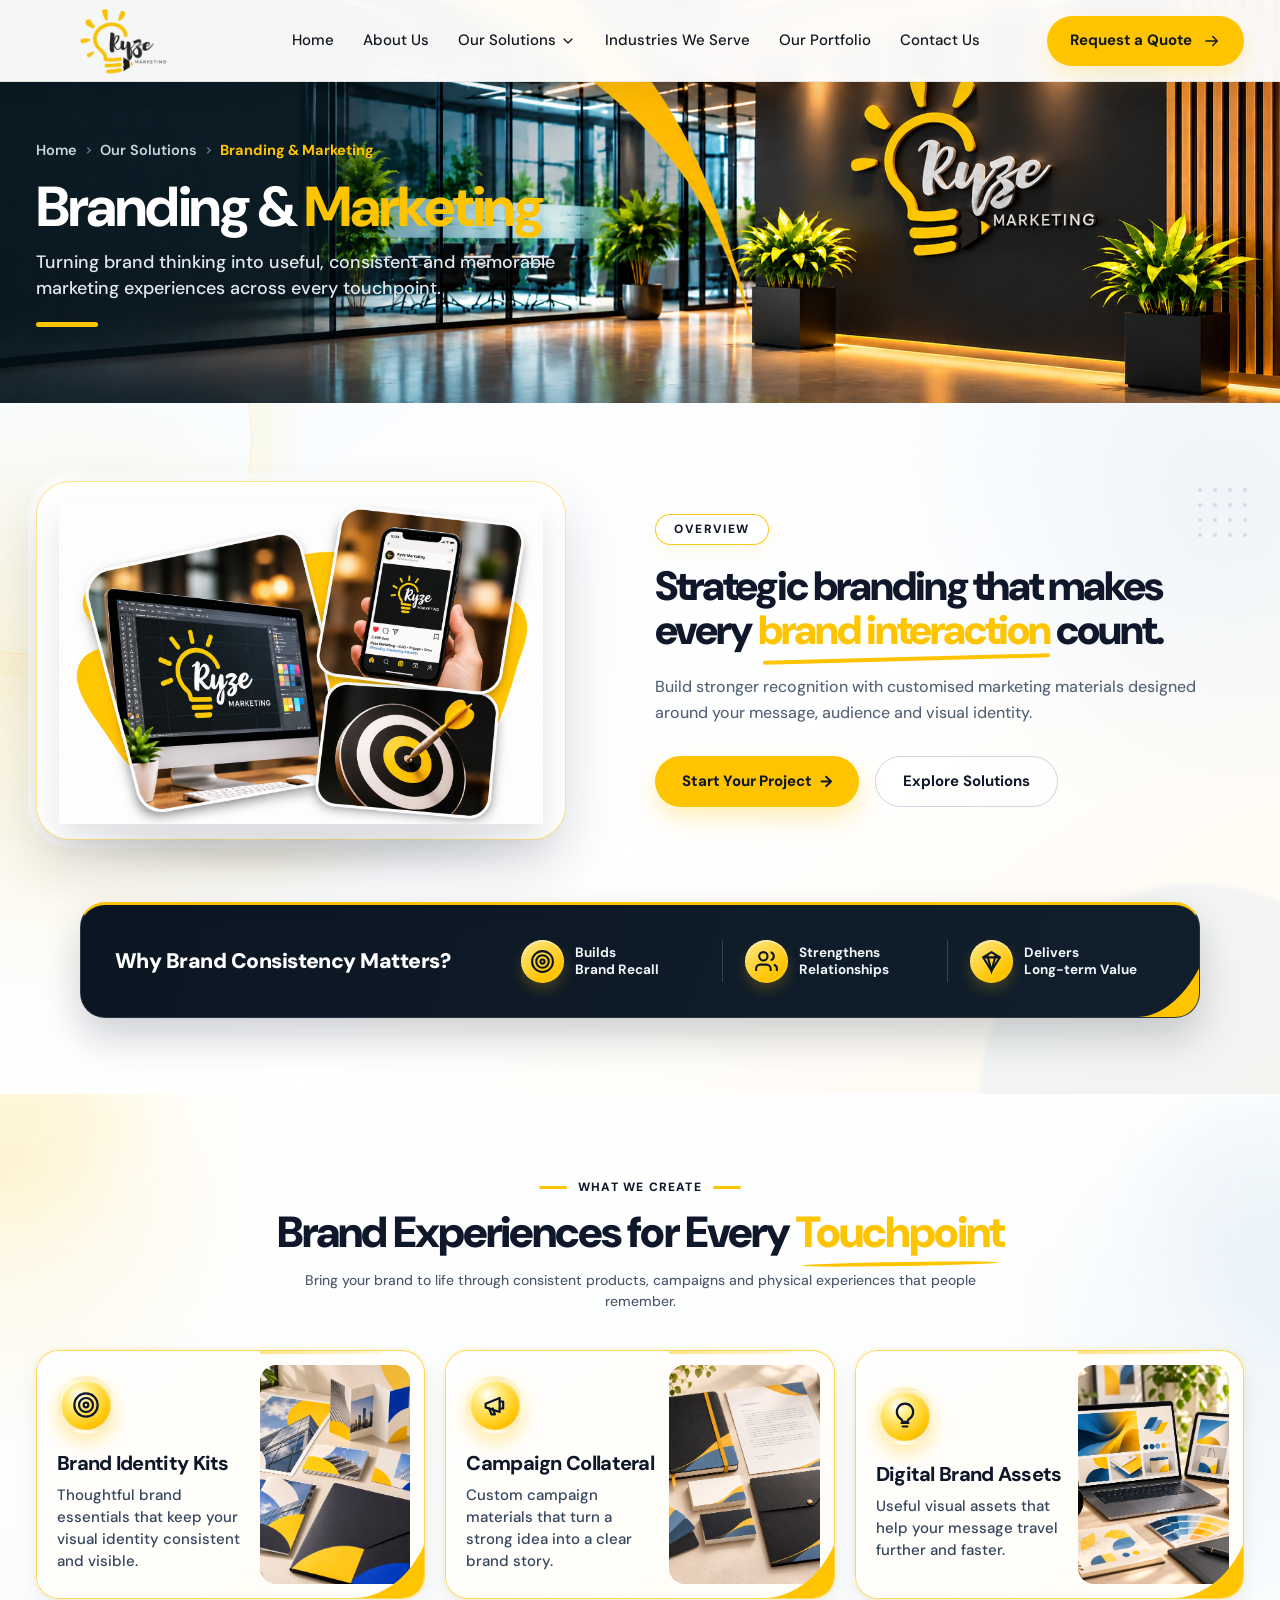
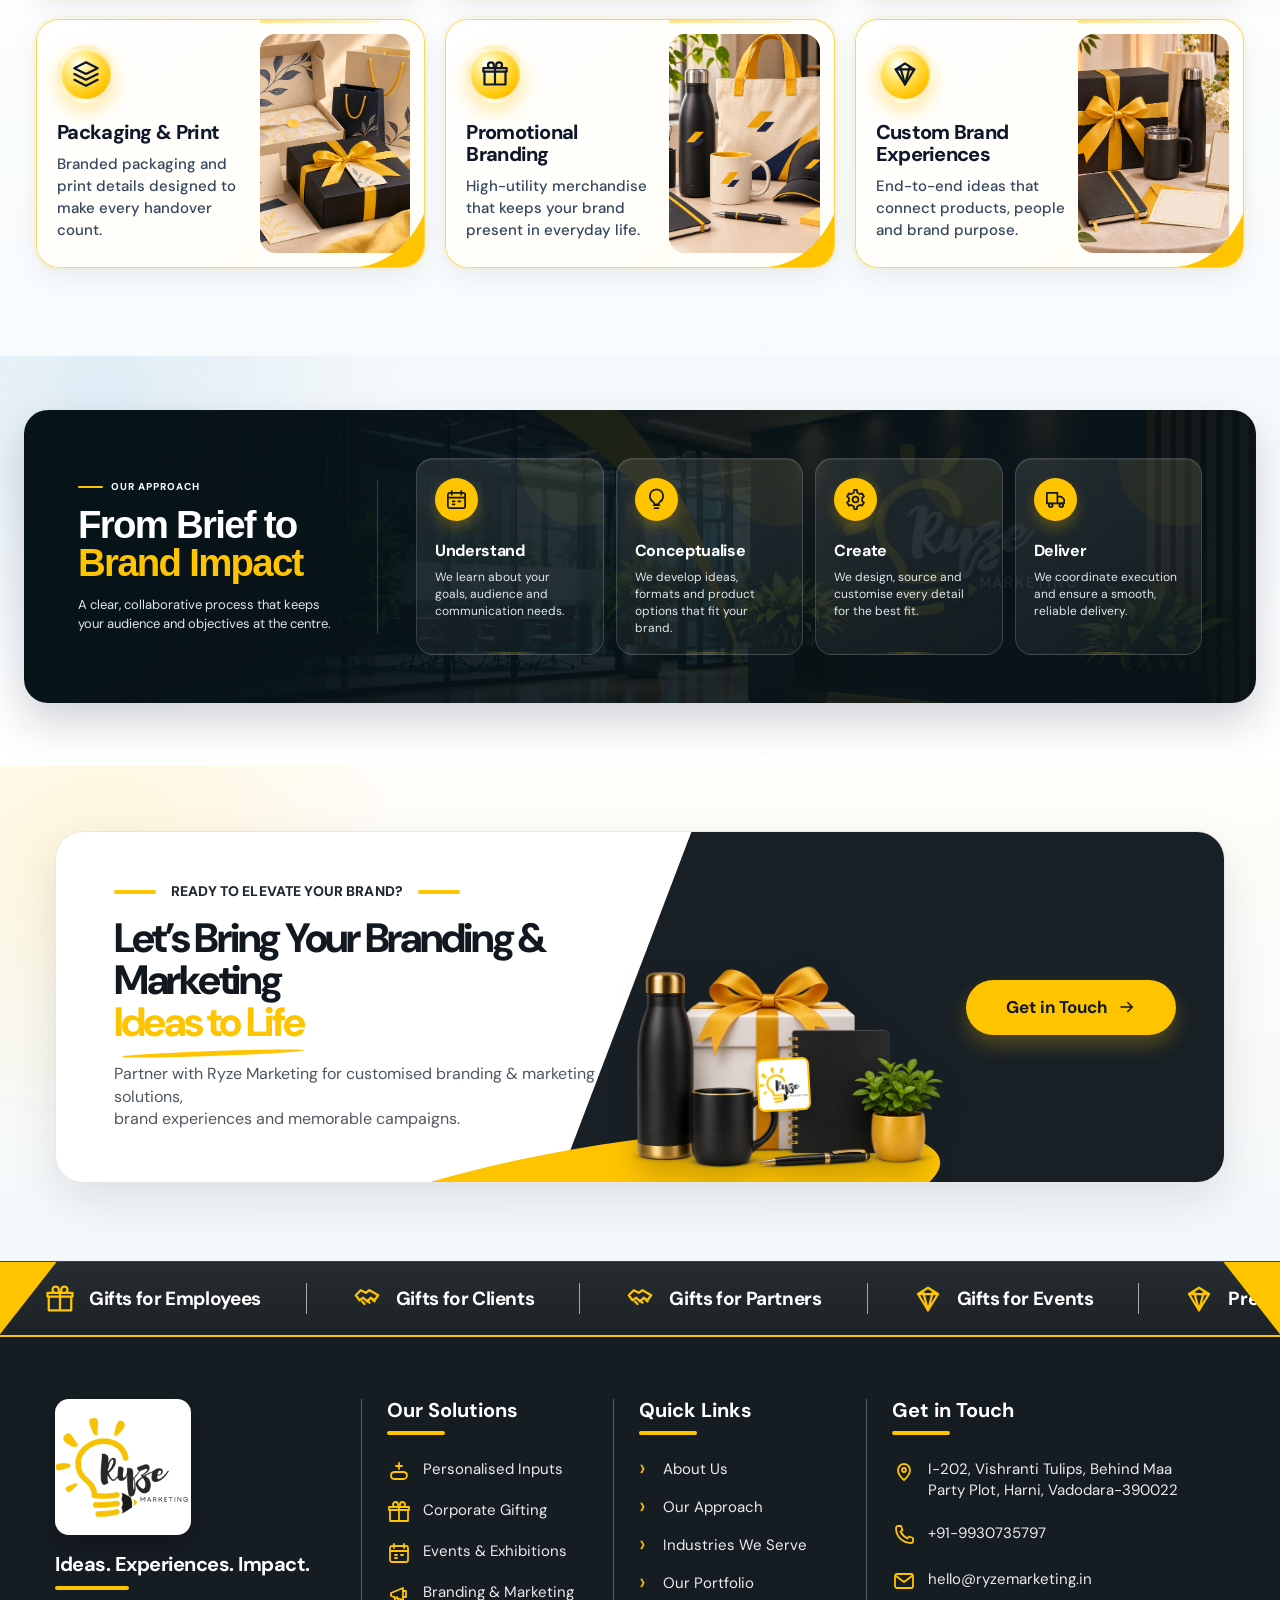
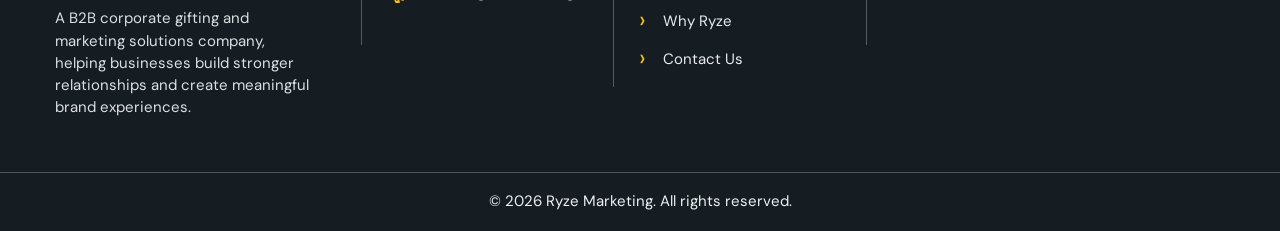
<file: pages/deatilspage/Branding & Marketing.html>
<!doctype html>
<html lang="en">
  <head>
    <meta charset="UTF-8" />
    <meta name="viewport" content="width=device-width, initial-scale=1.0" />
    <meta name="description" content="Branding and Marketing by Ryze Marketing." />
    <title>Branding &amp; Marketing | Ryze Marketing</title>
    <link rel="stylesheet" href="../../styles.css?v=20261124-category-detail-v1" />
  </head>
  <body class="detail-page personalised-inputs-page category-loader-page" data-category="branding">
    <main style="min-height:100vh;display:grid;place-items:center;font-family:Arial,sans-serif;color:#0f172a">Loading Branding &amp; Marketing…</main>
    <script src="../../category-detail-loader.js"></script>
  </body>
</html>
</file>
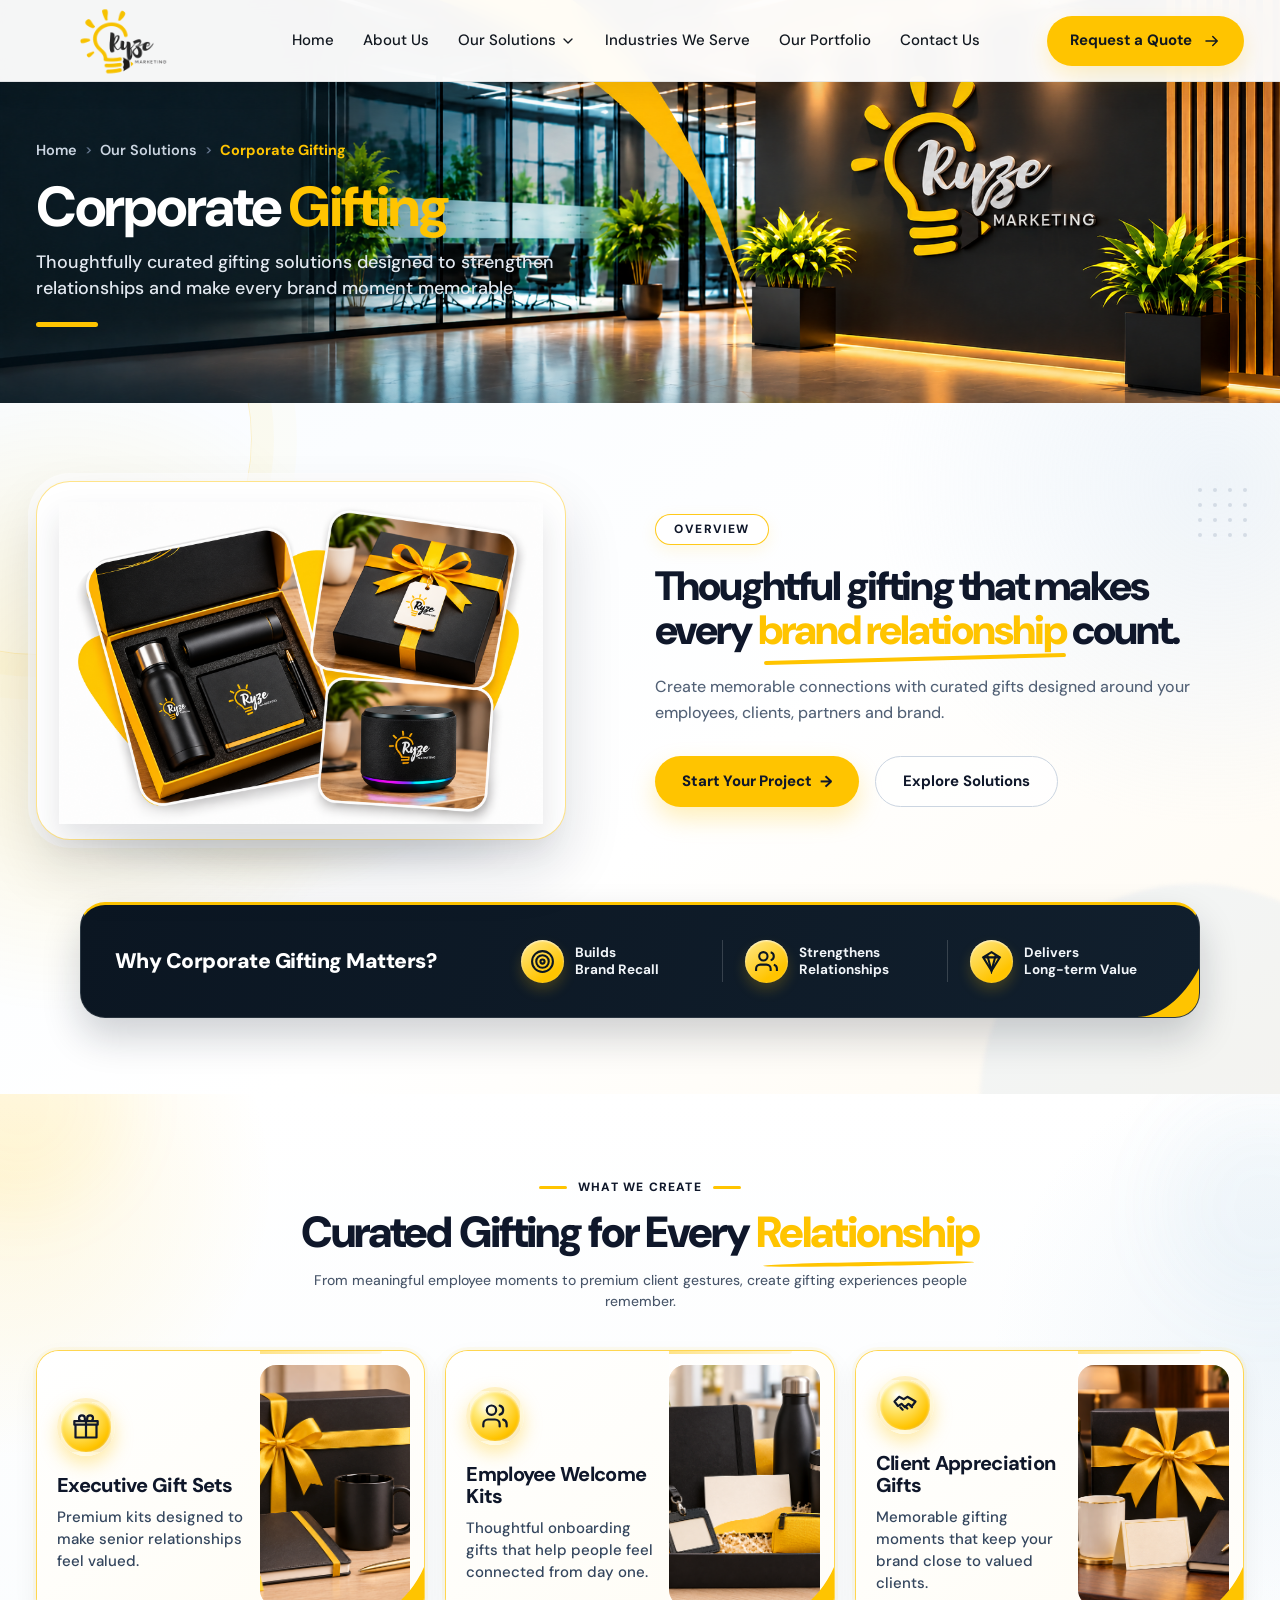
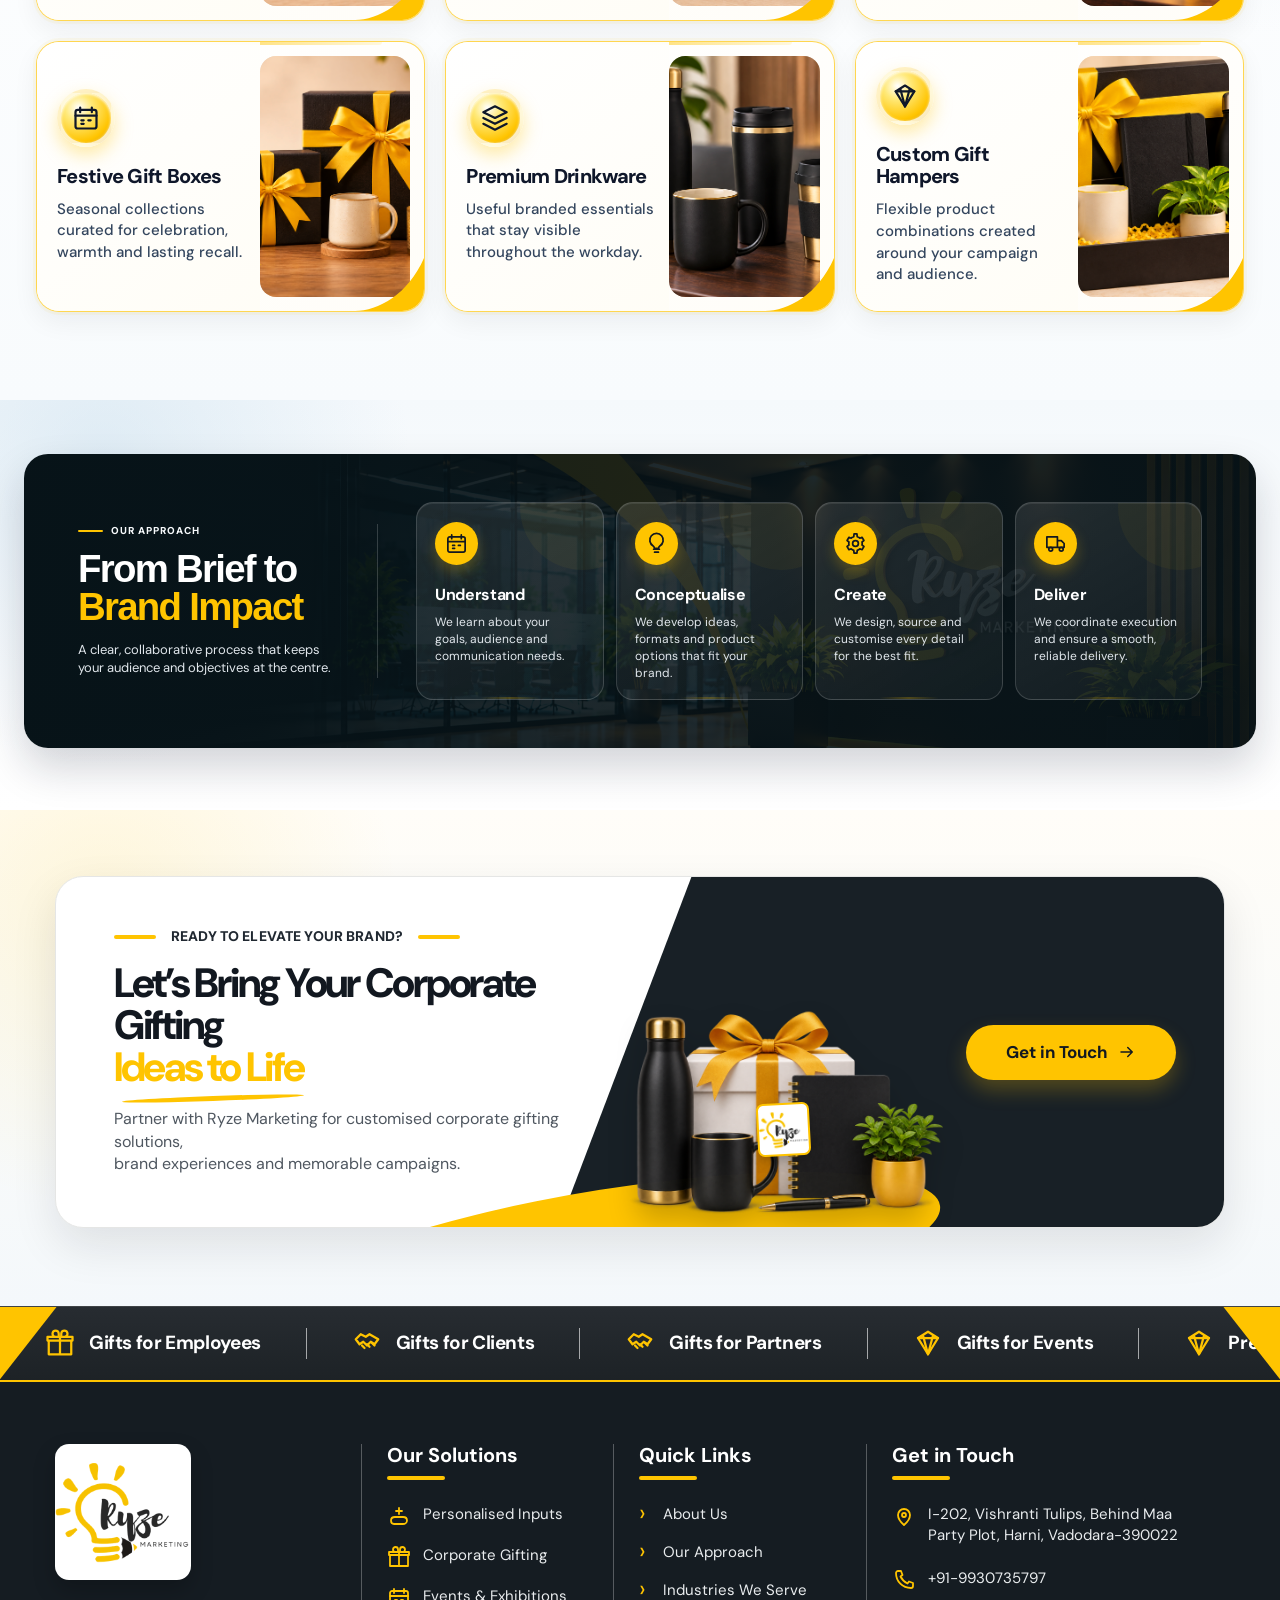
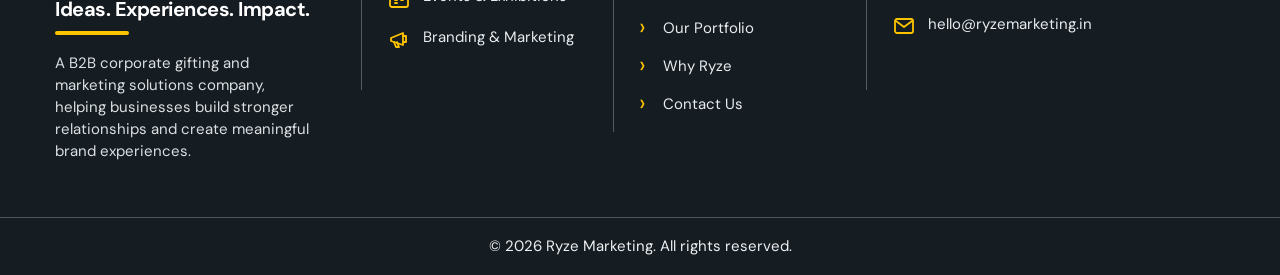
<file: pages/deatilspage/Corporate Gifting.html>
<!doctype html>
<html lang="en">
  <head>
    <meta charset="UTF-8" />
    <meta name="viewport" content="width=device-width, initial-scale=1.0" />
    <meta name="description" content="Corporate Gifting by Ryze Marketing." />
    <title>Corporate Gifting | Ryze Marketing</title>
    <link rel="stylesheet" href="../../styles.css?v=20261124-category-detail-v1" />
  </head>
  <body class="detail-page personalised-inputs-page category-loader-page" data-category="corporate">
    <main style="min-height:100vh;display:grid;place-items:center;font-family:Arial,sans-serif;color:#0f172a">Loading Corporate Gifting…</main>
    <script src="../../category-detail-loader.js"></script>
  </body>
</html>
</file>
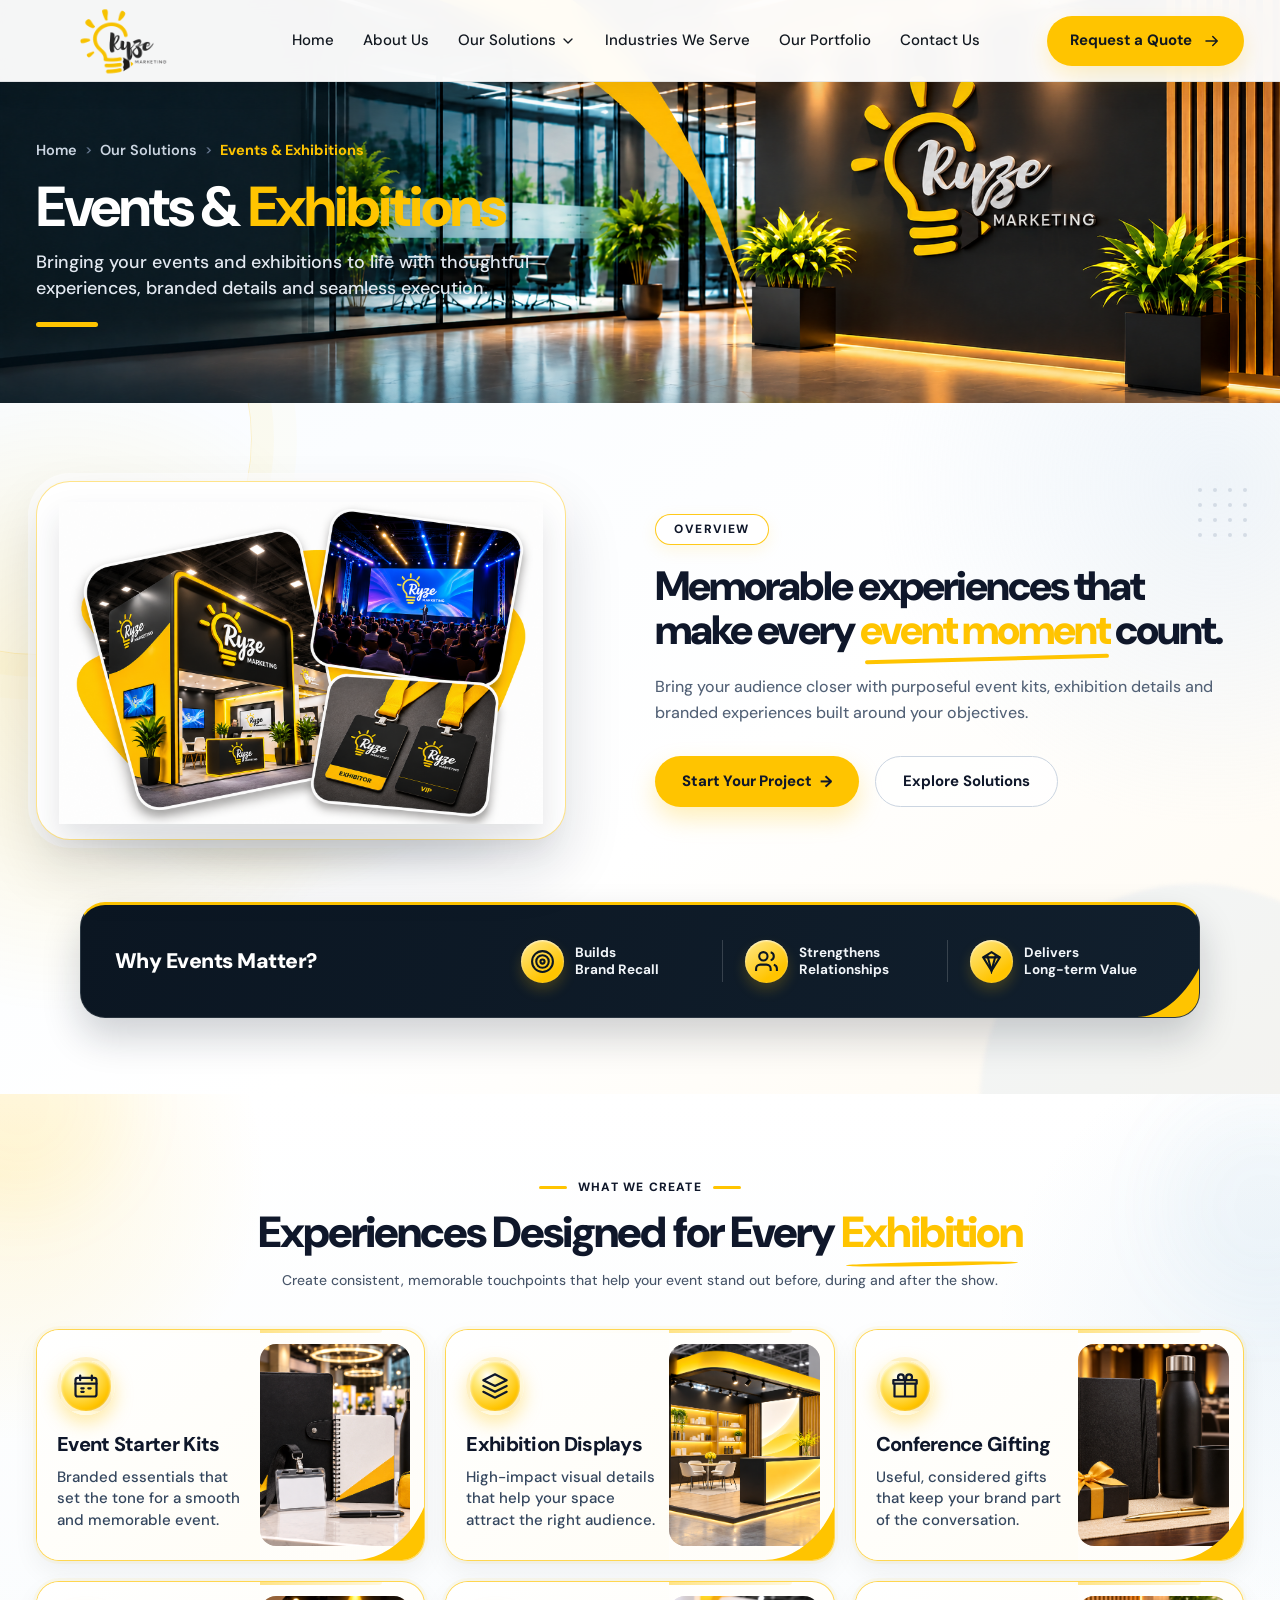
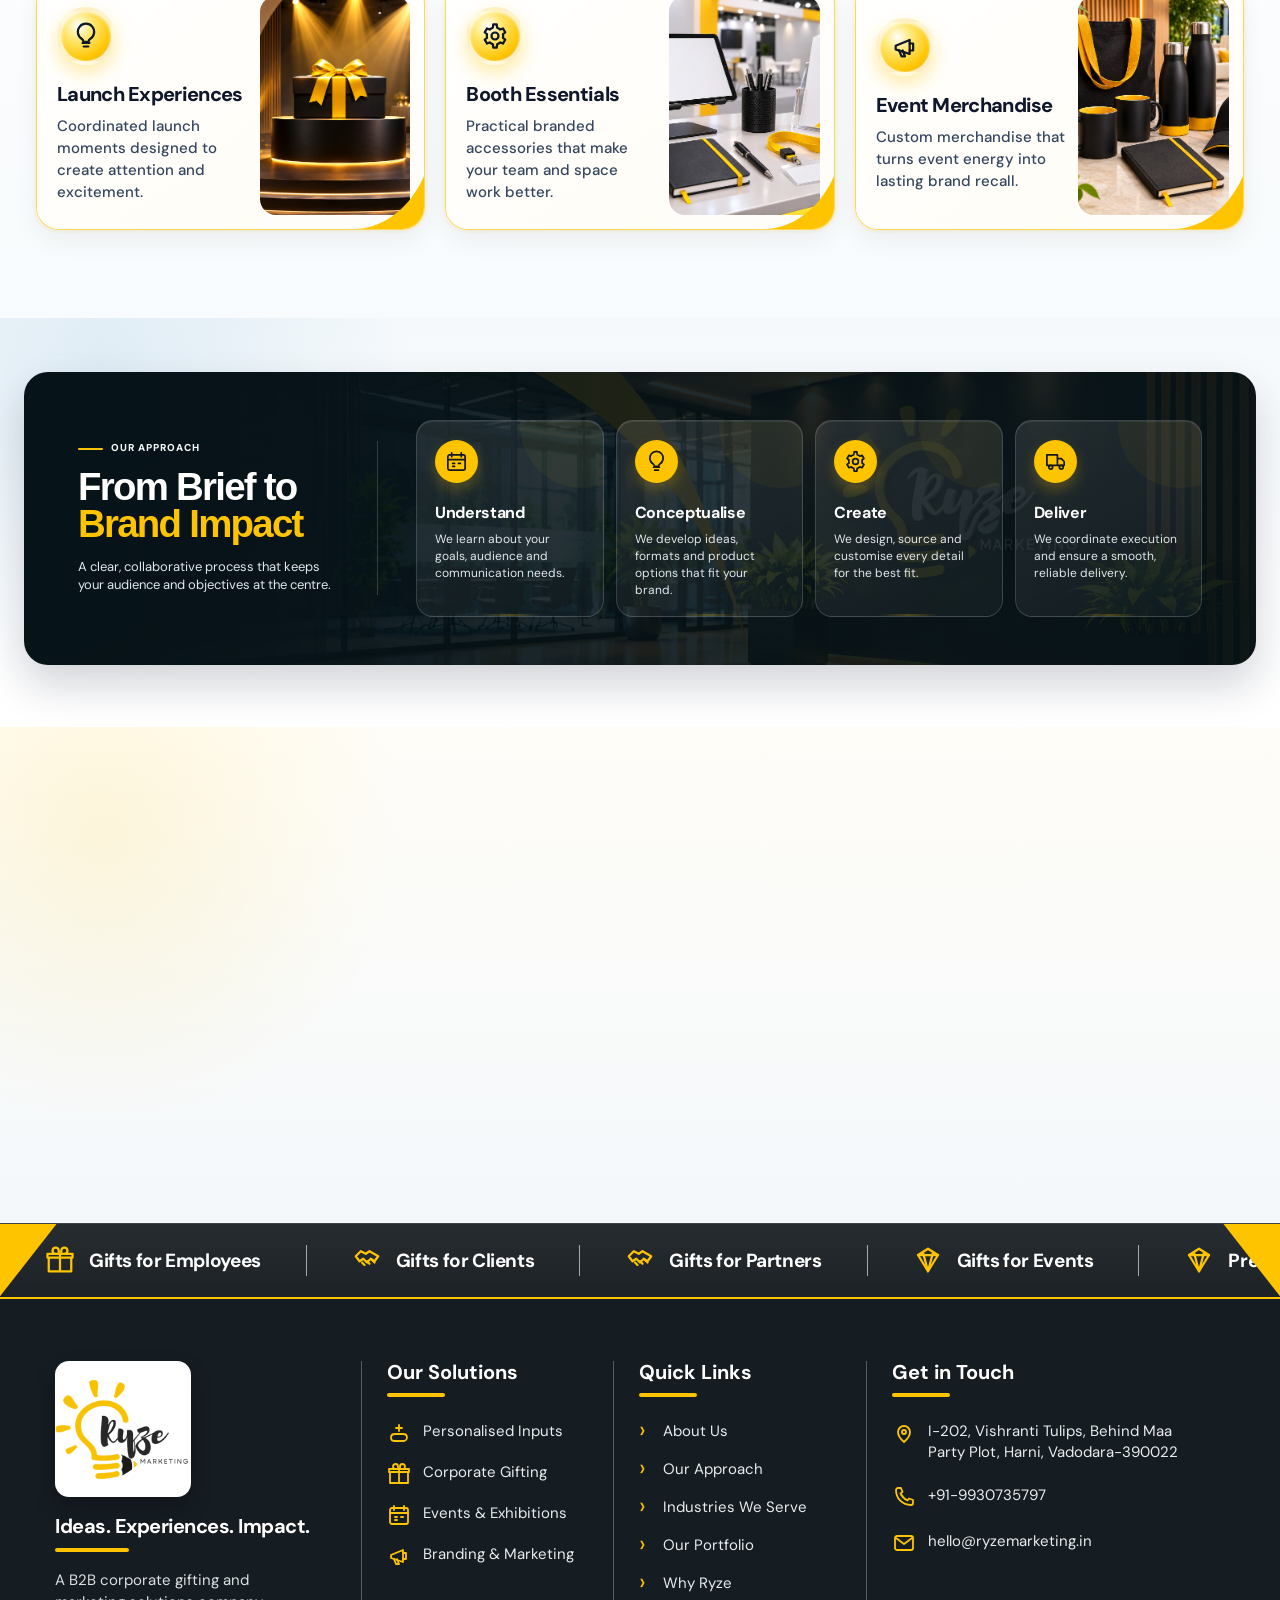
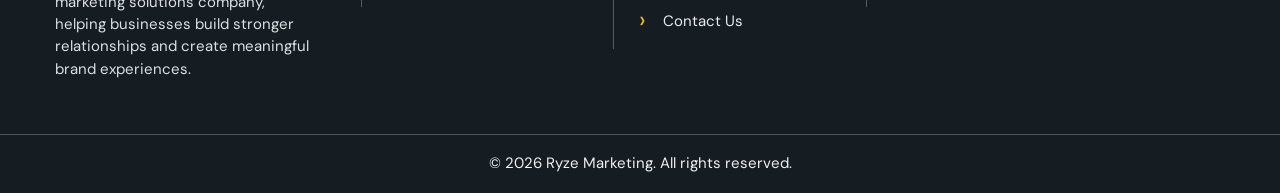
<file: pages/deatilspage/Events & Exhibitions.html>
<!doctype html>
<html lang="en">
  <head>
    <meta charset="UTF-8" />
    <meta name="viewport" content="width=device-width, initial-scale=1.0" />
    <meta name="description" content="Events and Exhibitions by Ryze Marketing." />
    <title>Events &amp; Exhibitions | Ryze Marketing</title>
    <link rel="stylesheet" href="../../styles.css?v=20261124-category-detail-v1" />
  </head>
  <body class="detail-page personalised-inputs-page category-loader-page" data-category="events">
    <main style="min-height:100vh;display:grid;place-items:center;font-family:Arial,sans-serif;color:#0f172a">Loading Events &amp; Exhibitions…</main>
    <script src="../../category-detail-loader.js"></script>
  </body>
</html>
</file>
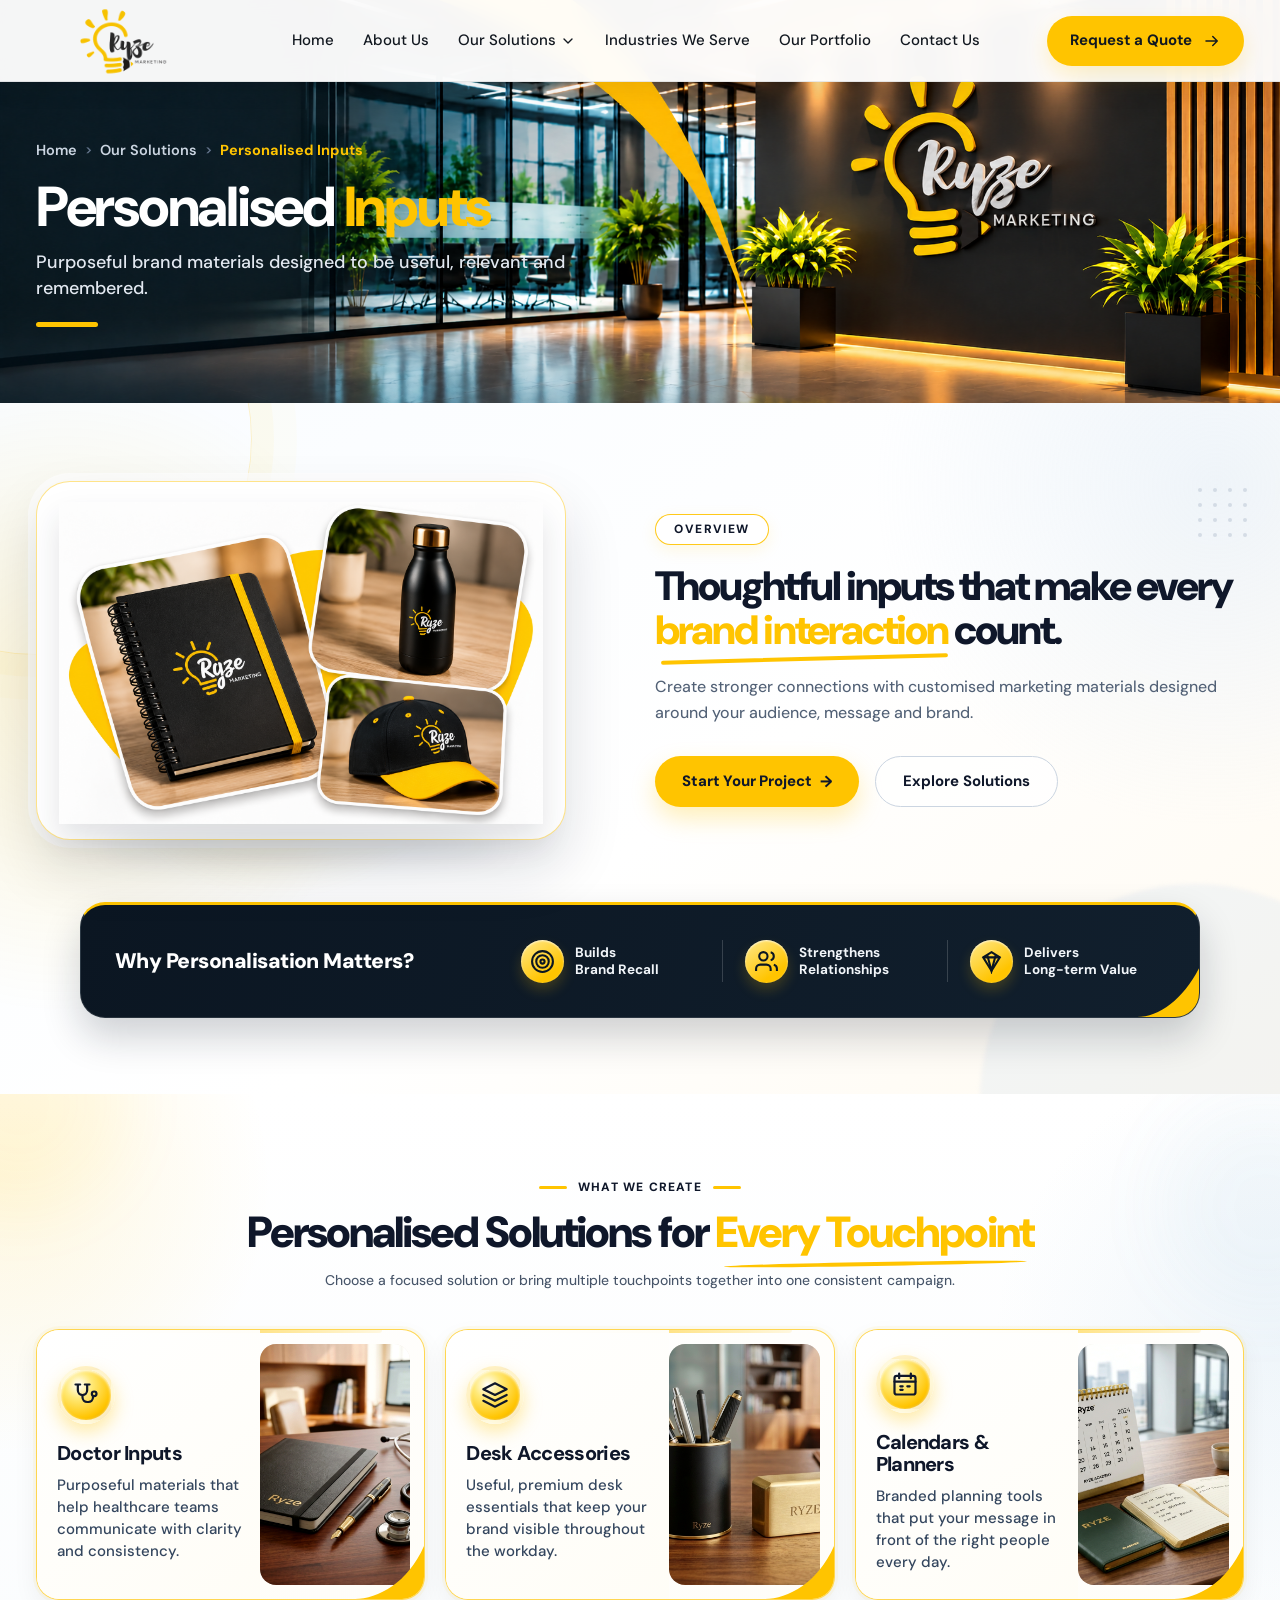
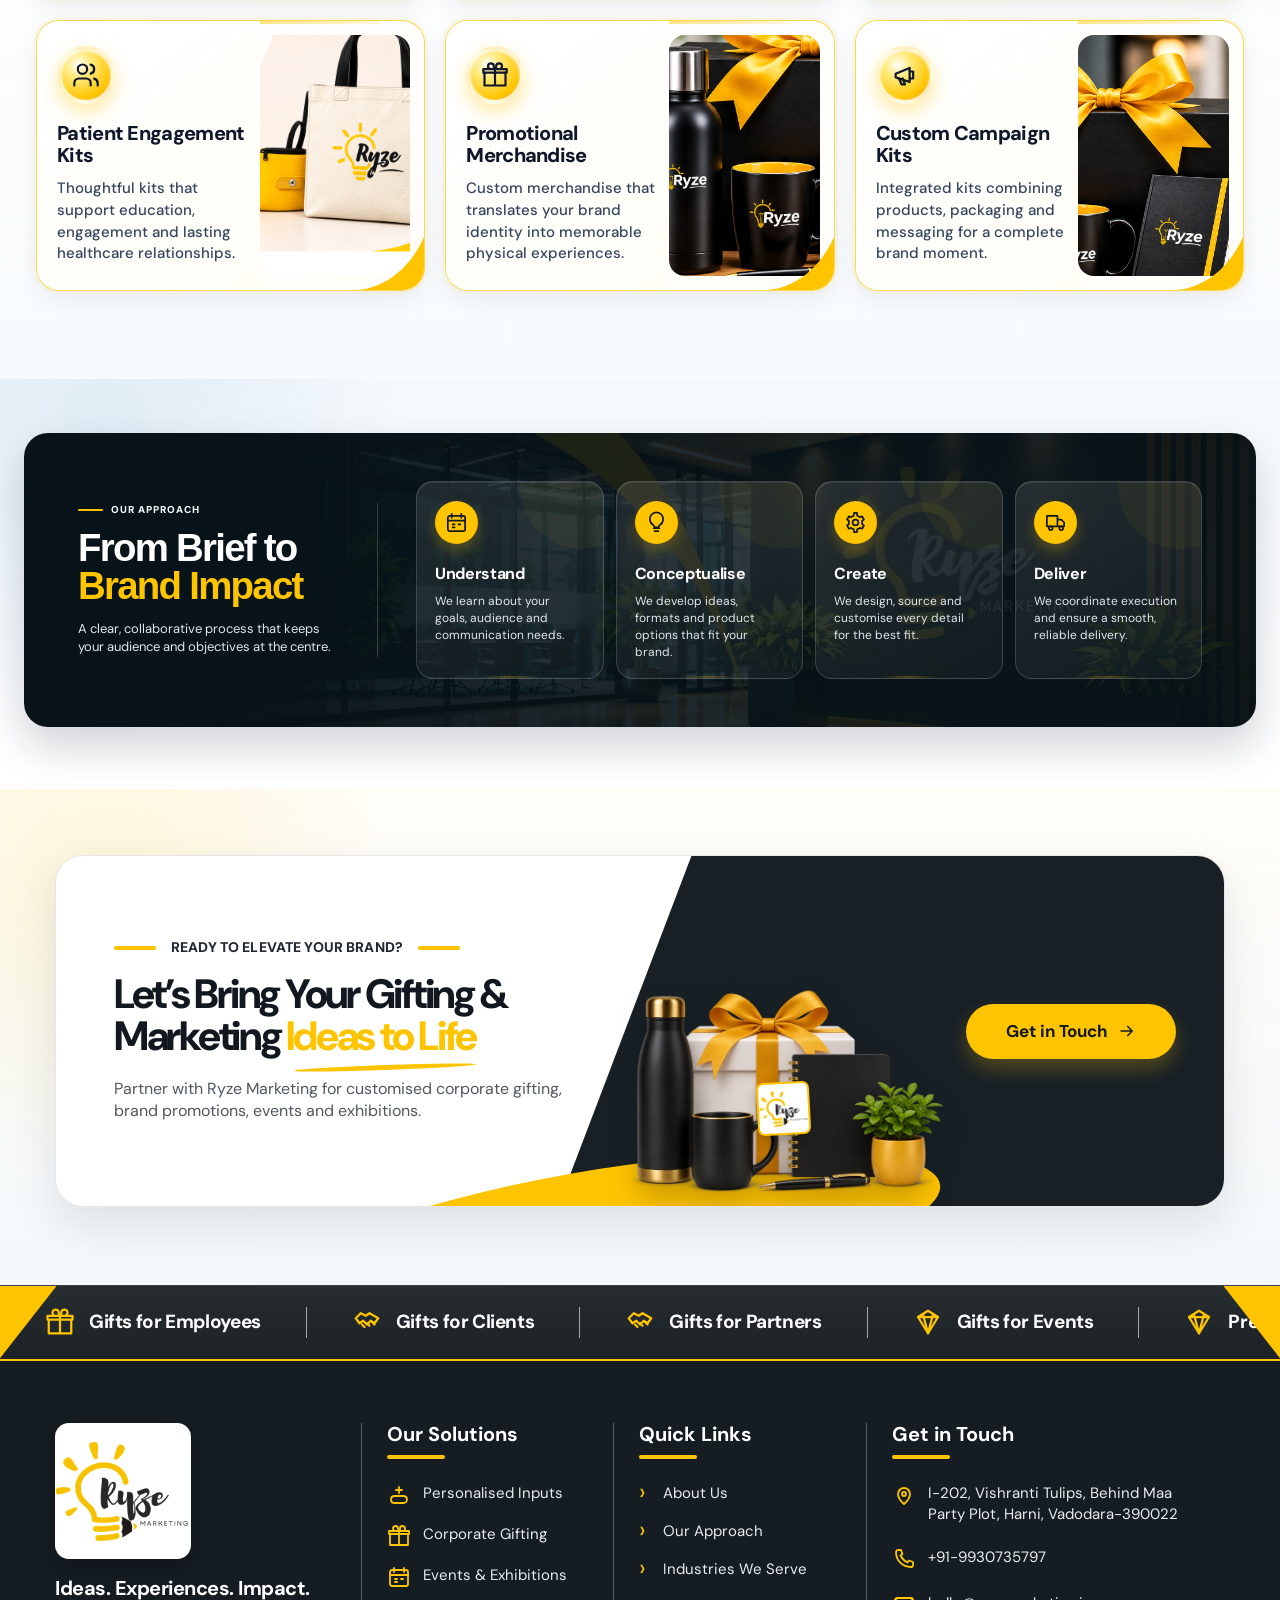
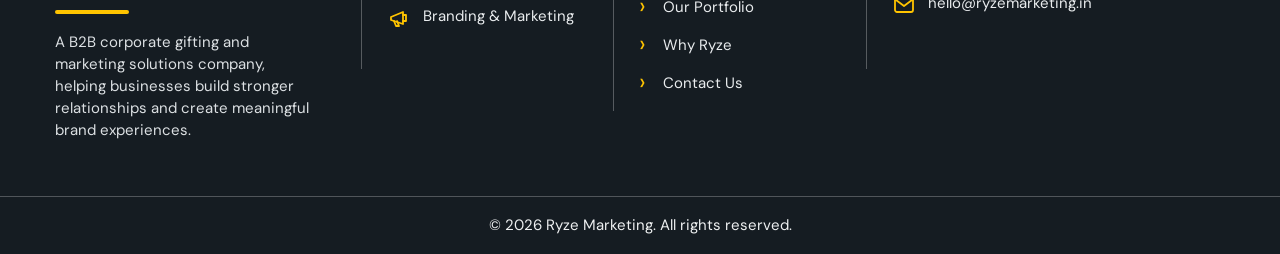
<file: pages/deatilspage/Personalised Inputs.html>
<!doctype html>
<html lang="en">
  <head>
    <meta charset="UTF-8" />
    <meta name="viewport" content="width=device-width, initial-scale=1.0" />
    <meta name="description" content="Personalised Inputs by Ryze Marketing — customised doctor inputs, desk accessories, calendars, patient engagement kits and promotional merchandise." />
    <title>Personalised Inputs | Ryze Marketing</title>
    <link rel="stylesheet" href="../../styles.css?v=20261124-personalised-inputs-v1" />
  </head>
  <body class="detail-page personalised-inputs-page" data-enquiry-category="personalised-inputs">
    <svg class="svg-sprite" aria-hidden="true" focusable="false">
      <symbol id="icon-chevron" viewBox="0 0 24 24"><path d="m6 9 6 6 6-6" /></symbol>
      <symbol id="icon-arrow" viewBox="0 0 24 24"><path d="M4 12h15M13 6l6 6-6 6" /></symbol>
      <symbol id="icon-medical" viewBox="0 0 24 24"><path d="M12 4v6M9 7h6M7 20c-2 0-3-1.5-3-3.5S5.5 13 8 13h8c2.5 0 4 1.5 4 3.5S18 20 16 20H7Z" /></symbol>
      <symbol id="icon-stethoscope" viewBox="0 0 24 24"><path d="M5 3v5a4 4 0 0 0 8 0V3M3 3h4M11 3h4" /><path d="M9 12v2a4 4 0 0 0 4 4h1a4 4 0 0 0 4-4v-1" /><circle cx="19" cy="11" r="2" /></symbol>
      <symbol id="icon-gift" viewBox="0 0 24 24"><path d="M3 10h18v11H3zM2 7h20v3H2zM12 7v14M12 7H8.5a2.5 2.5 0 1 1 2.5-2.5V7ZM12 7h3.5A2.5 2.5 0 1 0 13 4.5V7Z" /></symbol>
      <symbol id="icon-handshake" viewBox="0 0 24 24"><path d="m3 9 4-4 4 2 3-2 7 4-3 4-3-2-3 3-3-3-3 2-3-4Z" /><path d="m8 14 2 2M12 13l2 2M16 12l2 2" /></symbol>
      <symbol id="icon-diamond" viewBox="0 0 24 24"><path d="m12 3 8 5-8 13L4 8l8-5Z" /><path d="m4 8h16M8 6l4 15 4-15" /></symbol>
      <symbol id="icon-calendar" viewBox="0 0 24 24"><rect x="3" y="5" width="18" height="16" rx="2" /><path d="M7 3v4M17 3v4M3 10h18M8 14h2M14 14h2M8 17h2" /></symbol>
      <symbol id="icon-layers" viewBox="0 0 24 24"><polygon points="12 2 2 7 12 12 22 7 12 2" /><polyline points="2 17 12 22 22 17" /><polyline points="2 12 12 17 22 12" /></symbol>
      <symbol id="icon-users" viewBox="0 0 24 24"><path d="M16 21v-2a4 4 0 0 0-4-4H6a4 4 0 0 0-4 4v2" /><circle cx="9" cy="7" r="4" /><path d="M22 21v-2a4 4 0 0 0-3-3.87M16 3.13a4 4 0 0 1 0 7.75" /></symbol>
      <symbol id="icon-bulb" viewBox="0 0 24 24"><path d="M9 18h6M10 21h4M8.5 14.5a7 7 0 1 1 7 0c-.8.6-1.2 1.4-1.3 2.5H9.8c-.1-1.1-.5-1.9-1.3-2.5Z" /></symbol>
      <symbol id="icon-gear" viewBox="0 0 24 24"><circle cx="12" cy="12" r="3" /><path d="M19 12a7 7 0 0 0-.2-1.6l2-1.5-2-3.4-2.3 1a7 7 0 0 0-2.7-1.6L13.5 2h-3l-.3 2.9a7 7 0 0 0-2.7 1.6l-2.3-1-2 3.4 2 1.5A7 7 0 0 0 5 12c0 .6.1 1.1.2 1.6l-2 1.5 2 3.4 2.3-1a7 7 0 0 0 2.7 1.6l.3 2.9h3l.3-2.9a7 7 0 0 0 2.7-1.6l2.3 1 2-3.4-2-1.5c.1-.5.2-1 .2-1.6Z" /></symbol>
      <symbol id="icon-truck" viewBox="0 0 24 24"><path d="M3 5h11v11H3zM14 9h4l3 3v4h-7z" /><circle cx="7" cy="18" r="2" /><circle cx="18" cy="18" r="2" /></symbol>
      <symbol id="icon-target" viewBox="0 0 24 24"><circle cx="12" cy="12" r="10" /><circle cx="12" cy="12" r="6" /><circle cx="12" cy="12" r="2" /></symbol>
      <symbol id="icon-pin" viewBox="0 0 24 24"><path d="M12 21s6-5.1 6-10a6 6 0 1 0-12 0c0 4.9 6 10 6 10Z" /><circle cx="12" cy="11" r="2" /></symbol>
      <symbol id="icon-phone" viewBox="0 0 24 24"><path d="M6 3h3l1.5 4-2 1.5a15 15 0 0 0 7 7l1.5-2 4 1.5v3c0 1-1 2-2 2C10.5 20 4 13.5 4 5c0-1 1-2 2-2Z" /></symbol>
      <symbol id="icon-mail" viewBox="0 0 24 24"><rect x="3" y="5" width="18" height="14" rx="2" /><path d="m4 7 8 6 8-6" /></symbol>
      <symbol id="icon-megaphone" viewBox="0 0 24 24"><path d="m4 11 12-5v12L4 14v-3Z" /><path d="M16 9h3v6h-3M7 15l2 5h3l-2-5" /></symbol>
    </svg>

    <header class="site-header" data-header>
      <div class="container nav-wrap">
        <a class="brand" href="../../index.html" aria-label="Ryze Marketing home">
          <img class="logo-image" src="../../assets/logo.png" alt="Ryze Marketing" />
        </a>
        <button class="menu-toggle" type="button" aria-expanded="false" aria-controls="main-nav" aria-label="Toggle navigation">
          <span></span><span></span><span></span>
        </button>
        <nav class="main-nav" id="main-nav" aria-label="Main navigation">
          <div class="nav-links">
            <a href="../../index.html">Home</a>
            <a href="../about.html">About Us</a>
            <div class="nav-dropdown-wrap">
              <button class="nav-dropdown-trigger" type="button" aria-haspopup="true" aria-expanded="false">
                Our Solutions <svg class="nav-chevron"><use href="#icon-chevron" /></svg>
              </button>
              <div class="nav-dropdown" role="menu">
                <a class="active" href="./Personalised%20Inputs.html" role="menuitem">Personalised Inputs</a>
                <a href="./Corporate%20Gifting.html" role="menuitem">Corporate Gifting</a>
                <a href="./Events%20%26%20Exhibitions.html" role="menuitem">Events &amp; Exhibitions</a>
                <a href="./Branding%20%26%20Marketing.html" role="menuitem">Branding &amp; Marketing</a>
              </div>
            </div>
            <a href="../industries.html">Industries We Serve</a>
            <a href="../portfolio.html">Our Portfolio</a>
            <a href="../contact.html">Contact Us</a>
          </div>
          <a class="nav-cta" href="../contact.html#contact-form-section">Request a Quote <svg class="button-icon"><use href="#icon-arrow" /></svg></a>
        </nav>
      </div>
    </header>

    <main>
      <!-- 1. Hero Section (Exact Contact Page Banner Design) -->
      <section class="contact-hero-section" aria-label="Personalised Inputs Banner">
        <div class="container">
          <div class="contact-hero-inner">
            <nav class="contact-breadcrumb" aria-label="Breadcrumbs">
              <a href="../../index.html">Home</a>
              <span class="crumb-separator">&gt;</span>
              <a href="../../index.html#solutions">Our Solutions</a>
              <span class="crumb-separator">&gt;</span>
              <span class="crumb-current">Personalised Inputs</span>
            </nav>
            <h1 class="contact-hero-title">Personalised <span>Inputs</span></h1>
            <p class="contact-hero-subtitle">Purposeful brand materials designed to be useful, relevant and remembered.</p>
            <div class="contact-hero-bar" aria-hidden="true"></div>
          </div>
        </div>
      </section>

      <!-- 1. Personalised Inputs Hero Overview (Exact Mockup Match) -->
      <section class="pi-hero-section" aria-labelledby="personalised-title">
        <div class="container pi-hero-container">
          <!-- Top Row: Left Collage + Right Overview Content -->
          <div class="pi-hero-grid">

            <!-- Left Column: Luxury 3-Product Floating Collage -->
            <div class="pi-hero-visual-col">
              <div class="pi-collage-wrap">
                <img class="pi-collage-img" src="../../assets/Personalised%20Inputs/personalised-hero-collage-trans.png" alt="Personalised inputs collection featuring branded diary, water bottle, and cap" />
              </div>
            </div>

            <!-- Right Column: Overview Heading, Copy & Action Buttons -->
            <div class="pi-hero-content-col">
              <!-- Decorative Dot Matrix Pattern on Top Right -->
              <div class="pi-dot-pattern" aria-hidden="true">
                <span></span><span></span><span></span><span></span>
                <span></span><span></span><span></span><span></span>
                <span></span><span></span><span></span><span></span>
                <span></span><span></span><span></span><span></span>
              </div>

              <div class="pi-overview-pill">OVERVIEW</div>

              <h1 id="personalised-title" class="pi-hero-title">
                Thoughtful inputs that make every <span class="highlight-yellow">brand interaction</span> count.
              </h1>

              <p class="pi-hero-lead">
                Create stronger connections with customised marketing materials designed around your audience, message and brand.
              </p>

              <div class="pi-hero-actions">
                <a class="pi-btn-primary" href="#contact" data-open-enquiry>
                  <span>Start Your Project</span>
                  <span class="pi-btn-arrow" aria-hidden="true">&rarr;</span>
                </a>
                <a class="pi-btn-secondary" href="#solutions">
                  Explore Solutions
                </a>
              </div>
            </div>

          </div>

          <!-- Bottom Row: Dark Capsule Feature Bar ("Why Personalisation Matters?") -->
          <div class="pi-features-bar">
            <div class="pi-features-left">
              <h2 class="pi-features-title">Why Personalisation <span class="highlight-yellow">Matters?</span></h2>
            </div>
            <div class="pi-features-items">
              <div class="pi-feature-item">
                <div class="pi-feature-icon-wrap" aria-hidden="true">
                  <svg class="pi-feature-icon"><use href="#icon-target" /></svg>
                </div>
                <span class="pi-feature-text">Builds <br />Brand Recall</span>
              </div>
              <div class="pi-feature-divider" aria-hidden="true"></div>
              <div class="pi-feature-item">
                <div class="pi-feature-icon-wrap" aria-hidden="true">
                  <svg class="pi-feature-icon"><use href="#icon-users" /></svg>
                </div>
                <span class="pi-feature-text">Strengthens <br />Relationships</span>
              </div>
              <div class="pi-feature-divider" aria-hidden="true"></div>
              <div class="pi-feature-item">
                <div class="pi-feature-icon-wrap" aria-hidden="true">
                  <svg class="pi-feature-icon"><use href="#icon-diamond" /></svg>
                </div>
                <span class="pi-feature-text">Delivers <br />Long-term Value</span>
              </div>
            </div>
            <!-- Bottom-right yellow corner swoop accent SVG -->
            <div class="pi-features-swoop" aria-hidden="true">
              <svg viewBox="0 0 70 70" fill="none" preserveAspectRatio="none">
                <path d="M 0,70 C 25,70 52,50 70,15 L 70,70 Z" fill="#ffc400" />
              </svg>
            </div>
          </div>
        </div>
      </section>

      <!-- 2. What We Create: Personalised Solutions for Every Touchpoint (Exact Mockup Match) -->
      <section class="pi-solutions-section" id="solutions" aria-labelledby="touchpoint-heading">
        <div class="container">
          <div class="pi-solutions-header">
            <div class="pi-solutions-kicker">
              <span class="pi-solutions-kicker-line" aria-hidden="true"></span>
              <span class="pi-solutions-kicker-text">WHAT WE CREATE</span>
              <span class="pi-solutions-kicker-line" aria-hidden="true"></span>
            </div>
            <h2 id="touchpoint-heading" class="pi-solutions-title">
              Personalised Solutions for <span class="highlight-yellow">Every Touchpoint</span>
            </h2>
            <p class="pi-solutions-lead">
              Choose a focused solution or bring multiple touchpoints together into one consistent campaign.
            </p>
          </div>

          <div class="pi-solutions-grid">
            <!-- Card 1: Doctor Inputs -->
            <article class="pi-solution-card">
              <div class="pi-card-content">
                <div class="pi-card-badge" aria-hidden="true">
                  <svg class="pi-card-badge-icon"><use href="#icon-stethoscope" /></svg>
                </div>
                <h3 class="pi-card-title">Doctor Inputs</h3>
                <p class="pi-card-desc">Purposeful materials that help healthcare teams communicate with clarity and consistency.</p>
              </div>
              <div class="pi-card-photo-wrap">
                <img class="pi-card-photo" src="../../assets/Personalised%20Inputs/touchpoint-doctor-inputs.png" alt="Doctor Inputs Ryze branded diary and medical accessories" loading="lazy" />
              </div>
              <div class="pi-card-corner-swoop" aria-hidden="true">
                <svg viewBox="0 0 60 60" fill="none" preserveAspectRatio="none">
                  <path d="M 0,60 C 20,60 46,46 60,14 L 60,60 Z" fill="#ffc400" />
                </svg>
              </div>
            </article>

            <!-- Card 2: Desk Accessories -->
            <article class="pi-solution-card">
              <div class="pi-card-content">
                <div class="pi-card-badge" aria-hidden="true">
                  <svg class="pi-card-badge-icon"><use href="#icon-layers" /></svg>
                </div>
                <h3 class="pi-card-title">Desk Accessories</h3>
                <p class="pi-card-desc">Useful, premium desk essentials that keep your brand visible throughout the workday.</p>
              </div>
              <div class="pi-card-photo-wrap">
                <img class="pi-card-photo" src="../../assets/Personalised%20Inputs/touchpoint-desk-accessories.png" alt="Desk Accessories pen stand with Ryze branding" loading="lazy" />
              </div>
              <div class="pi-card-corner-swoop" aria-hidden="true">
                <svg viewBox="0 0 60 60" fill="none" preserveAspectRatio="none">
                  <path d="M 0,60 C 20,60 46,46 60,14 L 60,60 Z" fill="#ffc400" />
                </svg>
              </div>
            </article>

            <!-- Card 3: Calendars & Planners -->
            <article class="pi-solution-card">
              <div class="pi-card-content">
                <div class="pi-card-badge" aria-hidden="true">
                  <svg class="pi-card-badge-icon"><use href="#icon-calendar" /></svg>
                </div>
                <h3 class="pi-card-title">Calendars &amp; Planners</h3>
                <p class="pi-card-desc">Branded planning tools that put your message in front of the right people every day.</p>
              </div>
              <div class="pi-card-photo-wrap">
                <img class="pi-card-photo" src="../../assets/Personalised%20Inputs/touchpoint-calendars-planners.png" alt="Ryze branded desktop calendar and planner" loading="lazy" />
              </div>
              <div class="pi-card-corner-swoop" aria-hidden="true">
                <svg viewBox="0 0 60 60" fill="none" preserveAspectRatio="none">
                  <path d="M 0,60 C 20,60 46,46 60,14 L 60,60 Z" fill="#ffc400" />
                </svg>
              </div>
            </article>

            <!-- Card 4: Patient Engagement Kits -->
            <article class="pi-solution-card">
              <div class="pi-card-content">
                <div class="pi-card-badge" aria-hidden="true">
                  <svg class="pi-card-badge-icon"><use href="#icon-users" /></svg>
                </div>
                <h3 class="pi-card-title">Patient Engagement Kits</h3>
                <p class="pi-card-desc">Thoughtful kits that support education, engagement and lasting healthcare relationships.</p>
              </div>
              <div class="pi-card-photo-wrap">
                <img class="pi-card-photo" src="../../assets/Personalised%20Inputs/touchpoint-patient-kits-hd.png" alt="Patient Engagement Kits tote bag and pouches" loading="lazy" />
              </div>
              <div class="pi-card-corner-swoop" aria-hidden="true">
                <svg viewBox="0 0 60 60" fill="none" preserveAspectRatio="none">
                  <path d="M 0,60 C 20,60 46,46 60,14 L 60,60 Z" fill="#ffc400" />
                </svg>
              </div>
            </article>

            <!-- Card 5: Promotional Merchandise -->
            <article class="pi-solution-card">
              <div class="pi-card-content">
                <div class="pi-card-badge" aria-hidden="true">
                  <svg class="pi-card-badge-icon"><use href="#icon-gift" /></svg>
                </div>
                <h3 class="pi-card-title">Promotional Merchandise</h3>
                <p class="pi-card-desc">Custom merchandise that translates your brand identity into memorable physical experiences.</p>
              </div>
              <div class="pi-card-photo-wrap">
                <img class="pi-card-photo" src="../../assets/Personalised%20Inputs/touchpoint-promotional-merch.png" alt="Promotional Merchandise branded water bottle and mug" loading="lazy" />
              </div>
              <div class="pi-card-corner-swoop" aria-hidden="true">
                <svg viewBox="0 0 60 60" fill="none" preserveAspectRatio="none">
                  <path d="M 0,60 C 20,60 46,46 60,14 L 60,60 Z" fill="#ffc400" />
                </svg>
              </div>
            </article>

            <!-- Card 6: Custom Campaign Kits -->
            <article class="pi-solution-card">
              <div class="pi-card-content">
                <div class="pi-card-badge" aria-hidden="true">
                  <svg class="pi-card-badge-icon"><use href="#icon-megaphone" /></svg>
                </div>
                <h3 class="pi-card-title">Custom Campaign Kits</h3>
                <p class="pi-card-desc">Integrated kits combining products, packaging and messaging for a complete brand moment.</p>
              </div>
              <div class="pi-card-photo-wrap">
                <img class="pi-card-photo" src="../../assets/Personalised%20Inputs/touchpoint-campaign-kits.png" alt="Custom Campaign Kits luxury gift box with ribbon bow" loading="lazy" />
              </div>
              <div class="pi-card-corner-swoop" aria-hidden="true">
                <svg viewBox="0 0 60 60" fill="none" preserveAspectRatio="none">
                  <path d="M 0,60 C 20,60 46,46 60,14 L 60,60 Z" fill="#ffc400" />
                </svg>
              </div>
            </article>
          </div>
        </div>
      </section>

      <section class="detail-process-section" aria-labelledby="detail-process-heading">
        <div class="detail-container detail-process-layout">
          <div class="detail-process-heading">
            <div class="detail-kicker"><span></span>OUR APPROACH</div>
            <h2 id="detail-process-heading">From Brief to <em>Brand Impact</em></h2>
            <p>A clear, collaborative process that keeps your audience and objectives at the centre.</p>
          </div>
          <div class="detail-process-grid">
            <div class="detail-process-step"><div class="detail-process-icon"><svg><use href="#icon-calendar" /></svg></div><h3>Understand</h3><p>We learn about your goals, audience and communication needs.</p></div>
            <div class="detail-process-step"><div class="detail-process-icon"><svg><use href="#icon-bulb" /></svg></div><h3>Conceptualise</h3><p>We develop ideas, formats and product options that fit your brand.</p></div>
            <div class="detail-process-step"><div class="detail-process-icon"><svg><use href="#icon-gear" /></svg></div><h3>Create</h3><p>We design, source and customise every detail for the best fit.</p></div>
            <div class="detail-process-step"><div class="detail-process-icon"><svg><use href="#icon-truck" /></svg></div><h3>Deliver</h3><p>We coordinate execution and ensure a smooth, reliable delivery.</p></div>
          </div>
        </div>
      </section>

      <section class="cta-reference" id="contact">
        <div class="cta-reference-corner cta-reference-corner-left" aria-hidden="true"></div>
        <div class="cta-reference-corner cta-reference-corner-right" aria-hidden="true"></div>
        <div class="cta-reference-inner">
          <div class="cta-reference-copy">
            <p class="cta-reference-kicker"><span></span>READY TO ELEVATE YOUR BRAND?<span></span></p>
            <h2>Let’s Bring Your Gifting &amp;<br class="cta-title-desktop-break" />Marketing <em>Ideas to Life</em></h2>
            <p class="cta-reference-lead">Partner with Ryze Marketing for customised corporate gifting,<br class="cta-desktop-only" /> brand promotions, events and exhibitions.</p>
          </div>
          <div class="cta-reference-products"><img src="../../assets/cta-products.png" alt="Corporate gifting products" /><img class="cta-reference-logo" src="../../assets/logo.png" alt="Ryze Marketing logo" /></div>
          <div class="cta-reference-action"><a class="button" href="../contact.html?category=personalised-inputs#contact-form-section">Get in Touch <svg class="button-icon"><use href="#icon-arrow" /></svg></a></div>
        </div>
      </section>
    </main>

    <section class="marquee-strip footer-marquee" aria-label="Corporate gifting solutions">
      <div class="marquee-track">
        <div class="marquee-group">
          <div class="marquee-item"><svg class="marquee-icon"><use href="#icon-gift" /></svg><span>Gifts for Employees</span></div><i></i>
          <div class="marquee-item"><svg class="marquee-icon"><use href="#icon-handshake" /></svg><span>Gifts for Clients</span></div><i></i>
          <div class="marquee-item"><svg class="marquee-icon"><use href="#icon-handshake" /></svg><span>Gifts for Partners</span></div><i></i>
          <div class="marquee-item"><svg class="marquee-icon"><use href="#icon-diamond" /></svg><span>Gifts for Events</span></div><i></i>
          <div class="marquee-item"><svg class="marquee-icon"><use href="#icon-diamond" /></svg><span>Premium Corporate Gifts</span></div><i></i>
        </div>
        <div class="marquee-group" aria-hidden="true">
          <div class="marquee-item"><svg class="marquee-icon"><use href="#icon-gift" /></svg><span>Gifts for Employees</span></div><i></i>
          <div class="marquee-item"><svg class="marquee-icon"><use href="#icon-handshake" /></svg><span>Gifts for Clients</span></div><i></i>
          <div class="marquee-item"><svg class="marquee-icon"><use href="#icon-handshake" /></svg><span>Gifts for Partners</span></div><i></i>
          <div class="marquee-item"><svg class="marquee-icon"><use href="#icon-diamond" /></svg><span>Gifts for Events</span></div><i></i>
          <div class="marquee-item"><svg class="marquee-icon"><use href="#icon-diamond" /></svg><span>Premium Corporate Gifts</span></div><i></i>
        </div>
      </div>
    </section>

    <footer class="site-footer reference-footer" id="footer">
      <div class="container footer-grid">
        <div class="footer-about">
          <a class="footer-logo" href="../../index.html"><img src="../../assets/logo.png" alt="Ryze Marketing" /></a>
          <h3>Ideas. Experiences. Impact.</h3>
          <p>A B2B corporate gifting and marketing solutions company, helping businesses build stronger relationships and create meaningful brand experiences.</p>
        </div>
        <div class="footer-column">
          <h3>Our Solutions</h3>
          <a href="./Personalised%20Inputs.html"><svg class="footer-icon"><use href="#icon-medical" /></svg><span>Personalised Inputs</span></a>
          <a href="../../index.html#solutions"><svg class="footer-icon"><use href="#icon-gift" /></svg><span>Corporate Gifting</span></a>
          <a href="../../index.html#solutions"><svg class="footer-icon"><use href="#icon-calendar" /></svg><span>Events &amp; Exhibitions</span></a>
          <a href="../../index.html#solutions"><svg class="footer-icon"><use href="#icon-megaphone" /></svg><span>Branding &amp; Marketing</span></a>
        </div>
        <div class="footer-column">
          <h3>Quick Links</h3>
          <a href="../about.html"><span class="footer-arrow">›</span><span>About Us</span></a>
          <a href="../../index.html#approach"><span class="footer-arrow">›</span><span>Our Approach</span></a>
          <a href="../industries.html"><span class="footer-arrow">›</span><span>Industries We Serve</span></a>
          <a href="../portfolio.html"><span class="footer-arrow">›</span><span>Our Portfolio</span></a>
          <a href="../../index.html#why-choose"><span class="footer-arrow">›</span><span>Why Ryze</span></a>
          <a href="../contact.html"><span class="footer-arrow">›</span><span>Contact Us</span></a>
        </div>
        <div class="footer-column footer-contact">
          <h3>Get in Touch</h3>
          <a href="../contact.html#contact-form-section"><svg class="footer-icon"><use href="#icon-pin" /></svg><span>I-202, Vishranti Tulips, Behind Maa Party Plot, Harni, Vadodara-390022</span></a>
          <a href="tel:+919930735797"><svg class="footer-icon"><use href="#icon-phone" /></svg><span>+91-9930735797</span></a>
          <a href="mailto:hello@ryzemarketing.in"><svg class="footer-icon"><use href="#icon-mail" /></svg><span>hello@ryzemarketing.in</span></a>
        </div>
      </div>
      <div class="footer-bottom"><div class="container"><span class="copyright-link">© <span data-year>2026</span> Ryze Marketing. All rights reserved.</span></div></div>
    </footer>

    <!-- Enquiry Popup Modal (Exact Design Match) -->
    <div class="enquiry-modal-backdrop" id="enquiryModal" aria-hidden="true" role="dialog" aria-modal="true" aria-labelledby="enquiryModalTitle">
      <div class="enquiry-modal-card">
        <button type="button" class="enquiry-modal-close" id="closeEnquiryModal" aria-label="Close enquiry popup">
          <svg viewBox="0 0 24 24" fill="none" stroke="currentColor" stroke-width="2.5" stroke-linecap="round" stroke-linejoin="round">
            <line x1="18" y1="6" x2="6" y2="18"></line>
            <line x1="6" y1="6" x2="18" y2="18"></line>
          </svg>
        </button>

        <!-- Left Column: Branding, Copy & Gifts Visual -->
        <div class="enquiry-modal-left">
          <div class="modal-curve-accent" aria-hidden="true">
            <svg viewBox="0 0 160 180" fill="none" preserveAspectRatio="none">
              <path d="M160 0H50C105 25 155 85 160 180V0Z" fill="#ffc400" />
            </svg>
          </div>

          <div class="enquiry-modal-intro">
            <div class="enquiry-modal-brand">
              <img src="../../assets/logo.png" alt="Ryze Marketing" class="modal-logo" />
            </div>
            <div class="modal-kicker-bar" aria-hidden="true"></div>
            <h2 class="enquiry-modal-heading" id="enquiryModalTitle">Enquire <span>Now</span></h2>
            <p class="enquiry-modal-subtext">Tell us your requirement and our team will get in touch with the best solution.</p>
          </div>

          <div class="enquiry-modal-visual" aria-hidden="true">
            <img src="../../assets/enquiry-modal-gifts.jpg" alt="Ryze Corporate Gifting Products" />
          </div>
        </div>

        <!-- Right Column: Enquiry Form -->
        <div class="enquiry-modal-right">
          <h3 class="enquiry-form-title">Enquiry Form</h3>
          <div class="enquiry-form-bar" aria-hidden="true"></div>

          <form class="enquiry-form" id="enquiryPopupForm" novalidate>
            <div class="popup-field-row">
              <div class="popup-field-group">
                <div class="popup-input-box">
                  <span class="popup-icon" aria-hidden="true">
                    <svg viewBox="0 0 24 24" fill="none" stroke="currentColor" stroke-width="2">
                      <path d="M20 21v-2a4 4 0 0 0-4-4H8a4 4 0 0 0-4 4v2" />
                      <circle cx="12" cy="7" r="4" />
                    </svg>
                  </span>
                  <input type="text" id="popupName" name="name" placeholder="Your Name *" required />
                </div>
              </div>

              <div class="popup-field-group">
                <div class="popup-input-box">
                  <span class="popup-icon" aria-hidden="true">
                    <svg viewBox="0 0 24 24" fill="none" stroke="currentColor" stroke-width="2">
                      <path d="M3 21h18M5 21V5a2 2 0 0 1 2-2h10a2 2 0 0 1 2 2v16M9 9h1M9 13h1M9 17h1M14 9h1M14 13h1M14 17h1" />
                    </svg>
                  </span>
                  <input type="text" id="popupCompany" name="company" placeholder="Your Company (Optional)" />
                </div>
              </div>
            </div>

            <div class="popup-field-row">
              <div class="popup-field-group">
                <div class="popup-input-box">
                  <span class="popup-icon" aria-hidden="true">
                    <svg viewBox="0 0 24 24" fill="none" stroke="currentColor" stroke-width="2">
                      <rect x="3" y="5" width="18" height="14" rx="2" />
                      <path d="m3 7 9 6 9-6" />
                    </svg>
                  </span>
                  <input type="email" id="popupEmail" name="email" placeholder="Email Address *" required />
                </div>
              </div>

              <div class="popup-field-group">
                <div class="popup-input-box">
                  <span class="popup-icon" aria-hidden="true">
                    <svg viewBox="0 0 24 24" fill="none" stroke="currentColor" stroke-width="2">
                      <path d="M22 16.92v3a2 2 0 0 1-2.18 2 19.79 19.79 0 0 1-8.63-3.07 19.5 19.5 0 0 1-6-6 19.79 19.79 0 0 1-3.07-8.67A2 2 0 0 1 4.11 2h3a2 2 0 0 1 2 1.72 12.84 12.84 0 0 0 .7 2.81 2 2 0 0 1-.45 2.11L8.09 9.91a16 16 0 0 0 6 6l1.27-1.27a2 2 0 0 1 2.11-.45 12.84 12.84 0 0 0 2.81.7A2 2 0 0 1 22 16.92z" />
                    </svg>
                  </span>
                  <input type="tel" id="popupPhone" name="phone" placeholder="Phone Number *" required />
                </div>
              </div>
            </div>

            <div class="popup-field-row full">
              <div class="popup-field-group">
                <div class="popup-input-box popup-select-wrap">
                  <span class="popup-icon" aria-hidden="true">
                    <svg viewBox="0 0 24 24" fill="none" stroke="currentColor" stroke-width="2">
                      <polygon points="12 2 2 7 12 12 22 7 12 2" />
                      <polyline points="2 17 12 22 22 17" />
                      <polyline points="2 12 12 17 22 12" />
                    </svg>
                  </span>
                  <select id="popupRequirement" name="requirement" required>
                    <option value="" disabled selected>Requirement / Interested In *</option>
                    <option value="corporate-gifting">Corporate Gifting</option>
                    <option value="personalised-inputs" selected>Personalised Inputs</option>
                    <option value="events-exhibitions">Events &amp; Exhibitions</option>
                    <option value="branding-marketing">Branding &amp; Marketing</option>
                  </select>
                  <span class="popup-select-chevron" aria-hidden="true">
                    <svg viewBox="0 0 24 24" fill="none" stroke="currentColor" stroke-width="2">
                      <polyline points="6 9 12 15 18 9" />
                    </svg>
                  </span>
                </div>
              </div>
            </div>

            <div class="popup-field-row full">
              <div class="popup-field-group">
                <div class="popup-input-box popup-select-wrap">
                  <span class="popup-icon" aria-hidden="true">
                    <svg viewBox="0 0 24 24" fill="none" stroke="currentColor" stroke-width="2">
                      <path d="M4 7h16M4 12h16M4 17h16" />
                      <circle cx="8" cy="7" r="2" fill="currentColor" stroke="none" />
                      <circle cx="16" cy="12" r="2" fill="currentColor" stroke="none" />
                      <circle cx="10" cy="17" r="2" fill="currentColor" stroke="none" />
                    </svg>
                  </span>
                  <select id="popupService" name="service" required disabled>
                    <option value="" selected>What would you like us to create? *</option>
                  </select>
                  <span class="popup-select-chevron" aria-hidden="true">
                    <svg viewBox="0 0 24 24" fill="none" stroke="currentColor" stroke-width="2">
                      <polyline points="6 9 12 15 18 9" />
                    </svg>
                  </span>
                </div>
              </div>
            </div>

            <div class="popup-field-row full">
              <div class="popup-field-group">
                <div class="popup-input-box popup-textarea-wrap">
                  <span class="popup-icon" aria-hidden="true">
                    <svg viewBox="0 0 24 24" fill="none" stroke="currentColor" stroke-width="2">
                      <path d="M21 15a2 2 0 0 1-2 2H7l-4 4V5a2 2 0 0 1 2-2h14a2 2 0 0 1 2 2z" />
                    </svg>
                  </span>
                  <textarea id="popupMessage" name="message" rows="3" placeholder="Your Message"></textarea>
                </div>
              </div>
            </div>

            <div class="popup-actions">
              <button type="submit" class="popup-submit-btn" id="popupSubmitBtn">
                <span>Submit Enquiry</span>
                <svg class="button-icon" aria-hidden="true"><use href="#icon-arrow" /></svg>
              </button>
            </div>

            <div class="popup-feedback" id="popupFeedback" aria-live="polite"></div>
          </form>
        </div>
      </div>
    </div>

    <script src="../../script.js"></script>
  </body>
</html>
</file>
